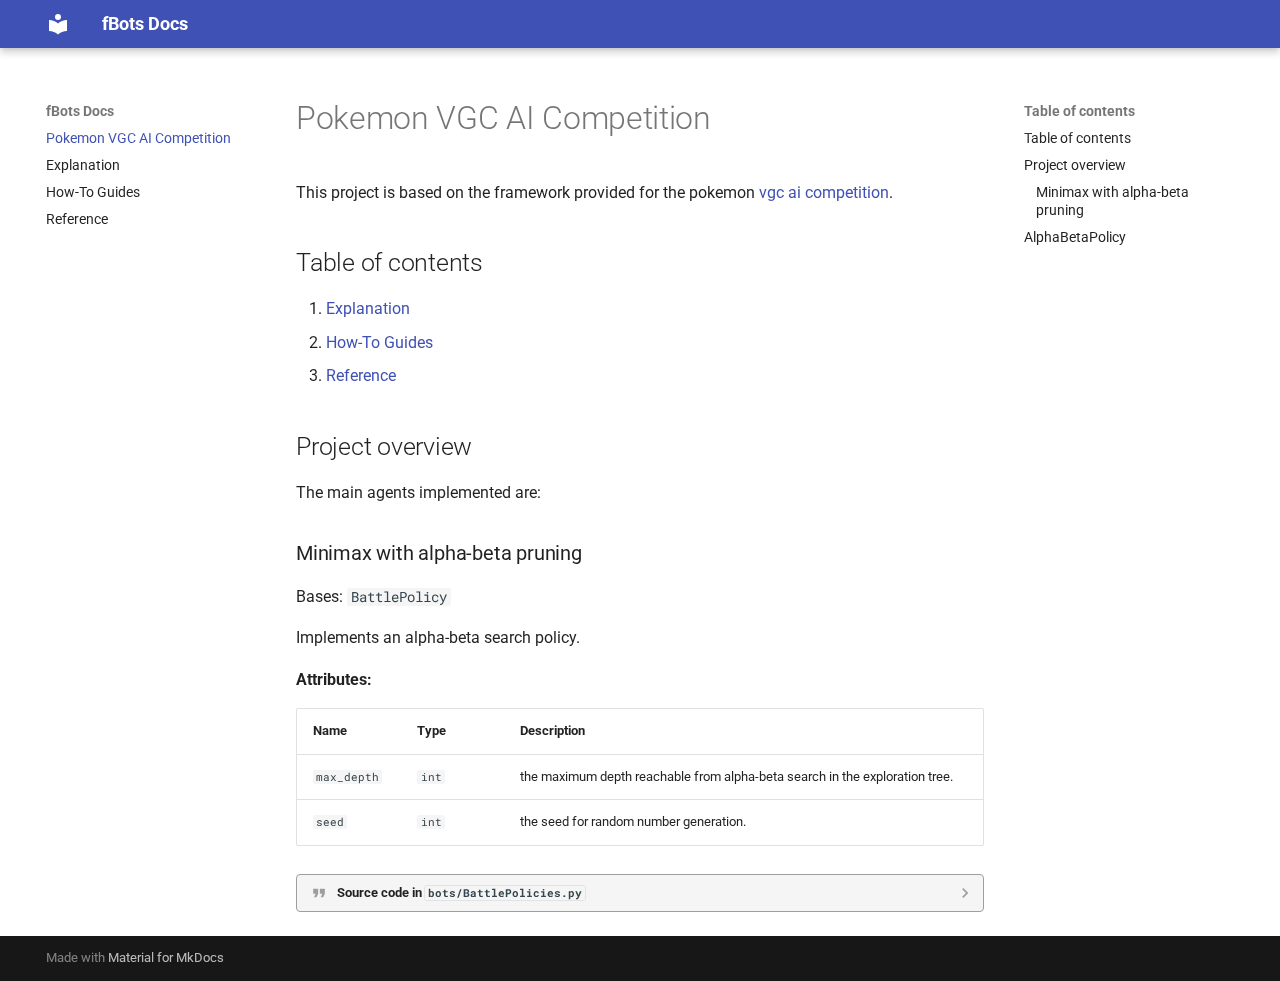
<file: site/index.html>
<!doctype html>
<html lang="en" class="no-js">
  <head>
    
      <meta charset="utf-8">
      <meta name="viewport" content="width=device-width,initial-scale=1">
      
      
      
      
      
        <link rel="next" href="explanation/">
      
      
      <link rel="icon" href="assets/images/favicon.png">
      <meta name="generator" content="mkdocs-1.6.1, mkdocs-material-9.5.46">
    
    
      
        <title>fBots Docs</title>
      
    
    
      <link rel="stylesheet" href="assets/stylesheets/main.6f8fc17f.min.css">
      
      


    
    
      
    
    
      
        
        
        <link rel="preconnect" href="https://fonts.gstatic.com" crossorigin>
        <link rel="stylesheet" href="https://fonts.googleapis.com/css?family=Roboto:300,300i,400,400i,700,700i%7CRoboto+Mono:400,400i,700,700i&display=fallback">
        <style>:root{--md-text-font:"Roboto";--md-code-font:"Roboto Mono"}</style>
      
    
    
      <link rel="stylesheet" href="assets/_mkdocstrings.css">
    
    <script>__md_scope=new URL(".",location),__md_hash=e=>[...e].reduce(((e,_)=>(e<<5)-e+_.charCodeAt(0)),0),__md_get=(e,_=localStorage,t=__md_scope)=>JSON.parse(_.getItem(t.pathname+"."+e)),__md_set=(e,_,t=localStorage,a=__md_scope)=>{try{t.setItem(a.pathname+"."+e,JSON.stringify(_))}catch(e){}}</script>
    
      

    
    
    
  </head>
  
  
    <body dir="ltr">
  
    
    <input class="md-toggle" data-md-toggle="drawer" type="checkbox" id="__drawer" autocomplete="off">
    <input class="md-toggle" data-md-toggle="search" type="checkbox" id="__search" autocomplete="off">
    <label class="md-overlay" for="__drawer"></label>
    <div data-md-component="skip">
      
        
        <a href="#pokemon-vgc-ai-competition" class="md-skip">
          Skip to content
        </a>
      
    </div>
    <div data-md-component="announce">
      
    </div>
    
    
      

  

<header class="md-header md-header--shadow" data-md-component="header">
  <nav class="md-header__inner md-grid" aria-label="Header">
    <a href="." title="fBots Docs" class="md-header__button md-logo" aria-label="fBots Docs" data-md-component="logo">
      
  
  <svg xmlns="http://www.w3.org/2000/svg" viewBox="0 0 24 24"><path d="M12 8a3 3 0 0 0 3-3 3 3 0 0 0-3-3 3 3 0 0 0-3 3 3 3 0 0 0 3 3m0 3.54C9.64 9.35 6.5 8 3 8v11c3.5 0 6.64 1.35 9 3.54 2.36-2.19 5.5-3.54 9-3.54V8c-3.5 0-6.64 1.35-9 3.54"/></svg>

    </a>
    <label class="md-header__button md-icon" for="__drawer">
      
      <svg xmlns="http://www.w3.org/2000/svg" viewBox="0 0 24 24"><path d="M3 6h18v2H3zm0 5h18v2H3zm0 5h18v2H3z"/></svg>
    </label>
    <div class="md-header__title" data-md-component="header-title">
      <div class="md-header__ellipsis">
        <div class="md-header__topic">
          <span class="md-ellipsis">
            fBots Docs
          </span>
        </div>
        <div class="md-header__topic" data-md-component="header-topic">
          <span class="md-ellipsis">
            
              Pokemon VGC AI Competition
            
          </span>
        </div>
      </div>
    </div>
    
    
      <script>var palette=__md_get("__palette");if(palette&&palette.color){if("(prefers-color-scheme)"===palette.color.media){var media=matchMedia("(prefers-color-scheme: light)"),input=document.querySelector(media.matches?"[data-md-color-media='(prefers-color-scheme: light)']":"[data-md-color-media='(prefers-color-scheme: dark)']");palette.color.media=input.getAttribute("data-md-color-media"),palette.color.scheme=input.getAttribute("data-md-color-scheme"),palette.color.primary=input.getAttribute("data-md-color-primary"),palette.color.accent=input.getAttribute("data-md-color-accent")}for(var[key,value]of Object.entries(palette.color))document.body.setAttribute("data-md-color-"+key,value)}</script>
    
    
    
    
  </nav>
  
</header>
    
    <div class="md-container" data-md-component="container">
      
      
        
          
        
      
      <main class="md-main" data-md-component="main">
        <div class="md-main__inner md-grid">
          
            
              
              <div class="md-sidebar md-sidebar--primary" data-md-component="sidebar" data-md-type="navigation" >
                <div class="md-sidebar__scrollwrap">
                  <div class="md-sidebar__inner">
                    



<nav class="md-nav md-nav--primary" aria-label="Navigation" data-md-level="0">
  <label class="md-nav__title" for="__drawer">
    <a href="." title="fBots Docs" class="md-nav__button md-logo" aria-label="fBots Docs" data-md-component="logo">
      
  
  <svg xmlns="http://www.w3.org/2000/svg" viewBox="0 0 24 24"><path d="M12 8a3 3 0 0 0 3-3 3 3 0 0 0-3-3 3 3 0 0 0-3 3 3 3 0 0 0 3 3m0 3.54C9.64 9.35 6.5 8 3 8v11c3.5 0 6.64 1.35 9 3.54 2.36-2.19 5.5-3.54 9-3.54V8c-3.5 0-6.64 1.35-9 3.54"/></svg>

    </a>
    fBots Docs
  </label>
  
  <ul class="md-nav__list" data-md-scrollfix>
    
      
      
  
  
    
  
  
  
    <li class="md-nav__item md-nav__item--active">
      
      <input class="md-nav__toggle md-toggle" type="checkbox" id="__toc">
      
      
        
      
      
        <label class="md-nav__link md-nav__link--active" for="__toc">
          
  
  <span class="md-ellipsis">
    Pokemon VGC AI Competition
  </span>
  

          <span class="md-nav__icon md-icon"></span>
        </label>
      
      <a href="." class="md-nav__link md-nav__link--active">
        
  
  <span class="md-ellipsis">
    Pokemon VGC AI Competition
  </span>
  

      </a>
      
        

<nav class="md-nav md-nav--secondary" aria-label="Table of contents">
  
  
  
    
  
  
    <label class="md-nav__title" for="__toc">
      <span class="md-nav__icon md-icon"></span>
      Table of contents
    </label>
    <ul class="md-nav__list" data-md-component="toc" data-md-scrollfix>
      
        <li class="md-nav__item">
  <a href="#table-of-contents" class="md-nav__link">
    <span class="md-ellipsis">
      Table of contents
    </span>
  </a>
  
</li>
      
        <li class="md-nav__item">
  <a href="#project-overview" class="md-nav__link">
    <span class="md-ellipsis">
      Project overview
    </span>
  </a>
  
    <nav class="md-nav" aria-label="Project overview">
      <ul class="md-nav__list">
        
          <li class="md-nav__item">
  <a href="#minimax-with-alpha-beta-pruning" class="md-nav__link">
    <span class="md-ellipsis">
      Minimax with alpha-beta pruning
    </span>
  </a>
  
</li>
        
      </ul>
    </nav>
  
</li>
      
        <li class="md-nav__item">
  <a href="#bots.BattlePolicies.AlphaBetaPolicy" class="md-nav__link">
    <span class="md-ellipsis">
      AlphaBetaPolicy
    </span>
  </a>
  
</li>
      
    </ul>
  
</nav>
      
    </li>
  

    
      
      
  
  
  
  
    <li class="md-nav__item">
      <a href="explanation/" class="md-nav__link">
        
  
  <span class="md-ellipsis">
    Explanation
  </span>
  

      </a>
    </li>
  

    
      
      
  
  
  
  
    <li class="md-nav__item">
      <a href="how-to-guide/" class="md-nav__link">
        
  
  <span class="md-ellipsis">
    How-To Guides
  </span>
  

      </a>
    </li>
  

    
      
      
  
  
  
  
    <li class="md-nav__item">
      <a href="reference/" class="md-nav__link">
        
  
  <span class="md-ellipsis">
    Reference
  </span>
  

      </a>
    </li>
  

    
  </ul>
</nav>
                  </div>
                </div>
              </div>
            
            
              
              <div class="md-sidebar md-sidebar--secondary" data-md-component="sidebar" data-md-type="toc" >
                <div class="md-sidebar__scrollwrap">
                  <div class="md-sidebar__inner">
                    

<nav class="md-nav md-nav--secondary" aria-label="Table of contents">
  
  
  
    
  
  
    <label class="md-nav__title" for="__toc">
      <span class="md-nav__icon md-icon"></span>
      Table of contents
    </label>
    <ul class="md-nav__list" data-md-component="toc" data-md-scrollfix>
      
        <li class="md-nav__item">
  <a href="#table-of-contents" class="md-nav__link">
    <span class="md-ellipsis">
      Table of contents
    </span>
  </a>
  
</li>
      
        <li class="md-nav__item">
  <a href="#project-overview" class="md-nav__link">
    <span class="md-ellipsis">
      Project overview
    </span>
  </a>
  
    <nav class="md-nav" aria-label="Project overview">
      <ul class="md-nav__list">
        
          <li class="md-nav__item">
  <a href="#minimax-with-alpha-beta-pruning" class="md-nav__link">
    <span class="md-ellipsis">
      Minimax with alpha-beta pruning
    </span>
  </a>
  
</li>
        
      </ul>
    </nav>
  
</li>
      
        <li class="md-nav__item">
  <a href="#bots.BattlePolicies.AlphaBetaPolicy" class="md-nav__link">
    <span class="md-ellipsis">
      AlphaBetaPolicy
    </span>
  </a>
  
</li>
      
    </ul>
  
</nav>
                  </div>
                </div>
              </div>
            
          
          
            <div class="md-content" data-md-component="content">
              <article class="md-content__inner md-typeset">
                
                  


<h1 id="pokemon-vgc-ai-competition">Pokemon VGC AI Competition</h1>
<p>This project is based on the framework provided for the pokemon <a href="https://gitlab.com/DracoStriker/pokemon-vgc-engine">vgc ai competition</a>.</p>
<h2 id="table-of-contents">Table of contents</h2>
<ol>
<li><a href="explanation/">Explanation</a></li>
<li><a href="how-to-guide/">How-To Guides</a></li>
<li><a href="reference/">Reference</a></li>
</ol>
<h2 id="project-overview">Project overview</h2>
<p>The main agents implemented are:</p>
<h3 id="minimax-with-alpha-beta-pruning">Minimax with alpha-beta pruning</h3>


<div class="doc doc-object doc-class">



<a id="bots.BattlePolicies.AlphaBetaPolicy"></a>
    <div class="doc doc-contents first">
            <p class="doc doc-class-bases">
              Bases: <code><span title="vgc.behaviour.BattlePolicy">BattlePolicy</span></code></p>


        <p>Implements an alpha-beta search policy.</p>


<p><span class="doc-section-title">Attributes:</span></p>
    <table>
      <thead>
        <tr>
          <th>Name</th>
          <th>Type</th>
          <th>Description</th>
        </tr>
      </thead>
      <tbody>
          <tr class="doc-section-item">
            <td><code><span title="bots.BattlePolicies.AlphaBetaPolicy.max_depth">max_depth</span></code></td>
            <td>
                  <code>int</code>
            </td>
            <td>
              <div class="doc-md-description">
                <p>the maximum depth reachable from alpha-beta search in the exploration tree.</p>
              </div>
            </td>
          </tr>
          <tr class="doc-section-item">
            <td><code><span title="bots.BattlePolicies.AlphaBetaPolicy.seed">seed</span></code></td>
            <td>
                  <code>int</code>
            </td>
            <td>
              <div class="doc-md-description">
                <p>the seed for random number generation.</p>
              </div>
            </td>
          </tr>
      </tbody>
    </table>






              <details class="quote">
                <summary>Source code in <code>bots/BattlePolicies.py</code></summary>
                <div class="highlight"><table class="highlighttable"><tr><td class="linenos"><div class="linenodiv"><pre><span></span><span class="normal">108</span>
<span class="normal">109</span>
<span class="normal">110</span>
<span class="normal">111</span>
<span class="normal">112</span>
<span class="normal">113</span>
<span class="normal">114</span>
<span class="normal">115</span>
<span class="normal">116</span>
<span class="normal">117</span>
<span class="normal">118</span>
<span class="normal">119</span>
<span class="normal">120</span>
<span class="normal">121</span>
<span class="normal">122</span>
<span class="normal">123</span>
<span class="normal">124</span>
<span class="normal">125</span>
<span class="normal">126</span>
<span class="normal">127</span>
<span class="normal">128</span>
<span class="normal">129</span>
<span class="normal">130</span>
<span class="normal">131</span>
<span class="normal">132</span>
<span class="normal">133</span>
<span class="normal">134</span>
<span class="normal">135</span>
<span class="normal">136</span>
<span class="normal">137</span>
<span class="normal">138</span>
<span class="normal">139</span>
<span class="normal">140</span>
<span class="normal">141</span>
<span class="normal">142</span>
<span class="normal">143</span>
<span class="normal">144</span>
<span class="normal">145</span>
<span class="normal">146</span>
<span class="normal">147</span>
<span class="normal">148</span>
<span class="normal">149</span>
<span class="normal">150</span>
<span class="normal">151</span>
<span class="normal">152</span>
<span class="normal">153</span>
<span class="normal">154</span>
<span class="normal">155</span>
<span class="normal">156</span>
<span class="normal">157</span>
<span class="normal">158</span>
<span class="normal">159</span>
<span class="normal">160</span>
<span class="normal">161</span>
<span class="normal">162</span>
<span class="normal">163</span>
<span class="normal">164</span>
<span class="normal">165</span>
<span class="normal">166</span>
<span class="normal">167</span>
<span class="normal">168</span>
<span class="normal">169</span>
<span class="normal">170</span>
<span class="normal">171</span>
<span class="normal">172</span>
<span class="normal">173</span>
<span class="normal">174</span>
<span class="normal">175</span>
<span class="normal">176</span>
<span class="normal">177</span>
<span class="normal">178</span>
<span class="normal">179</span>
<span class="normal">180</span>
<span class="normal">181</span>
<span class="normal">182</span>
<span class="normal">183</span>
<span class="normal">184</span>
<span class="normal">185</span>
<span class="normal">186</span>
<span class="normal">187</span>
<span class="normal">188</span>
<span class="normal">189</span>
<span class="normal">190</span>
<span class="normal">191</span>
<span class="normal">192</span>
<span class="normal">193</span>
<span class="normal">194</span>
<span class="normal">195</span>
<span class="normal">196</span>
<span class="normal">197</span>
<span class="normal">198</span>
<span class="normal">199</span>
<span class="normal">200</span>
<span class="normal">201</span>
<span class="normal">202</span>
<span class="normal">203</span>
<span class="normal">204</span>
<span class="normal">205</span>
<span class="normal">206</span>
<span class="normal">207</span>
<span class="normal">208</span>
<span class="normal">209</span>
<span class="normal">210</span>
<span class="normal">211</span>
<span class="normal">212</span>
<span class="normal">213</span>
<span class="normal">214</span>
<span class="normal">215</span>
<span class="normal">216</span>
<span class="normal">217</span>
<span class="normal">218</span>
<span class="normal">219</span>
<span class="normal">220</span>
<span class="normal">221</span>
<span class="normal">222</span>
<span class="normal">223</span>
<span class="normal">224</span>
<span class="normal">225</span>
<span class="normal">226</span>
<span class="normal">227</span>
<span class="normal">228</span>
<span class="normal">229</span>
<span class="normal">230</span>
<span class="normal">231</span>
<span class="normal">232</span>
<span class="normal">233</span>
<span class="normal">234</span>
<span class="normal">235</span>
<span class="normal">236</span>
<span class="normal">237</span>
<span class="normal">238</span>
<span class="normal">239</span>
<span class="normal">240</span>
<span class="normal">241</span>
<span class="normal">242</span>
<span class="normal">243</span>
<span class="normal">244</span>
<span class="normal">245</span>
<span class="normal">246</span>
<span class="normal">247</span>
<span class="normal">248</span></pre></div></td><td class="code"><div><pre><span></span><code><span class="k">class</span> <span class="nc">AlphaBetaPolicy</span><span class="p">(</span><span class="n">BattlePolicy</span><span class="p">):</span>
<span class="w">  </span><span class="sd">&quot;&quot;&quot;Implements an alpha-beta search policy.</span>

<span class="sd">  Attributes:</span>
<span class="sd">    max_depth (int): the maximum depth reachable from alpha-beta search in the exploration tree.</span>
<span class="sd">    seed (int): the seed for random number generation.</span>
<span class="sd">  &quot;&quot;&quot;</span>

  <span class="k">def</span> <span class="fm">__init__</span><span class="p">(</span><span class="bp">self</span><span class="p">,</span> <span class="n">max_depth</span><span class="p">:</span> <span class="nb">int</span> <span class="o">=</span> <span class="mi">6</span><span class="p">,</span> <span class="n">seed</span><span class="p">:</span> <span class="nb">int</span> <span class="o">=</span> <span class="mi">69</span><span class="p">):</span>
    <span class="bp">self</span><span class="o">.</span><span class="n">max_depth</span> <span class="o">=</span> <span class="n">max_depth</span>
    <span class="n">random</span><span class="o">.</span><span class="n">seed</span><span class="p">(</span><span class="n">seed</span><span class="p">)</span>

  <span class="k">def</span> <span class="nf">get_action</span><span class="p">(</span><span class="bp">self</span><span class="p">,</span> <span class="n">g</span><span class="p">:</span> <span class="n">Union</span><span class="p">[</span><span class="n">List</span><span class="p">[</span><span class="nb">float</span><span class="p">],</span> <span class="n">GameState</span><span class="p">])</span> <span class="o">-&gt;</span> <span class="nb">int</span><span class="p">:</span>
    <span class="n">root</span><span class="p">:</span> <span class="n">Node</span> <span class="o">=</span> <span class="n">Node</span><span class="p">()</span>
    <span class="n">root</span><span class="o">.</span><span class="n">gameState</span> <span class="o">=</span> <span class="n">g</span>

    <span class="c1">#print(&#39;---------------------------------&#39;)</span>
    <span class="c1"># print(&#39;OPPONENT MOVES&#39;)</span>
    <span class="c1"># for i in range(DEFAULT_N_ACTIONS-2):</span>
    <span class="c1">#   print(f&#39;{str(g.teams[1].active.moves[i])}&#39;)</span>
    <span class="c1"># print(&#39;OPPONENT PKM&#39;)</span>
    <span class="c1"># print(g.teams[1])</span>
    <span class="c1"># print(&#39;---------------------------------&#39;)</span>

    <span class="n">action</span> <span class="o">=</span> <span class="bp">self</span><span class="o">.</span><span class="n">_alphaBeta_search</span><span class="p">(</span><span class="n">root</span><span class="p">)</span>
    <span class="k">return</span> <span class="n">action</span>

  <span class="k">def</span> <span class="nf">_alphaBeta_search</span><span class="p">(</span>
      <span class="bp">self</span><span class="p">,</span>
      <span class="n">root</span><span class="p">:</span> <span class="n">Node</span><span class="p">,</span>
      <span class="n">alpha</span><span class="p">:</span> <span class="nb">float</span> <span class="o">=</span> <span class="o">-</span><span class="n">np</span><span class="o">.</span><span class="n">inf</span><span class="p">,</span>
      <span class="n">beta</span><span class="p">:</span> <span class="nb">float</span> <span class="o">=</span> <span class="n">np</span><span class="o">.</span><span class="n">inf</span>
  <span class="p">)</span> <span class="o">-&gt;</span> <span class="nb">int</span><span class="p">:</span>
<span class="w">    </span><span class="sd">&quot;&quot;&quot;Performs Alpha-Beta pruning starting from the root node.</span>

<span class="sd">    Args:</span>
<span class="sd">      root: The root node where the search begins.</span>
<span class="sd">      alpha: The alpha value for pruning. Defaults to -inf.</span>
<span class="sd">      beta: The beta value for pruning. Defaults to inf.</span>

<span class="sd">    Returns:</span>
<span class="sd">      int: The optimal action index.</span>
<span class="sd">    &quot;&quot;&quot;</span>

    <span class="c1">#print(&quot;ALPHA BETA SEARCH&quot;)</span>
    <span class="n">value</span><span class="p">,</span> <span class="n">move</span> <span class="o">=</span> <span class="bp">self</span><span class="o">.</span><span class="n">_max_value</span><span class="p">(</span><span class="n">root</span><span class="p">,</span> <span class="n">alpha</span><span class="p">,</span> <span class="n">beta</span><span class="p">)</span>
    <span class="c1">#print(&#39;---------------------------------&#39;)</span>
    <span class="c1">#print(f&#39;AlphaBetaPolicy chose action: {root.gameState.teams[0].active.moves[move]}, with value: {value}&#39;)</span>
    <span class="c1">#print(&#39;---------------------------------&#39;)</span>
    <span class="k">return</span> <span class="n">move</span>

  <span class="k">def</span> <span class="nf">_max_value</span><span class="p">(</span>
      <span class="bp">self</span><span class="p">,</span>
      <span class="n">node</span><span class="p">:</span> <span class="n">Node</span><span class="p">,</span>
      <span class="n">alpha</span><span class="p">:</span> <span class="nb">float</span><span class="p">,</span>
      <span class="n">beta</span><span class="p">:</span> <span class="nb">float</span>
  <span class="p">)</span> <span class="o">-&gt;</span> <span class="nb">tuple</span><span class="p">[</span><span class="nb">float</span><span class="p">,</span> <span class="n">Union</span><span class="p">[</span><span class="nb">int</span><span class="p">,</span> <span class="kc">None</span><span class="p">]]:</span>
<span class="w">    </span><span class="sd">&quot;&quot;&quot;Computes the maximum value of the current node using Alpha-Beta pruning.</span>

<span class="sd">    This method recursively evaluates possible game states by simulating all</span>
<span class="sd">    valid moves and returns the optimal move for the maximizing player.</span>

<span class="sd">    Args:</span>
<span class="sd">      node: The current node in the game tree.</span>
<span class="sd">      alpha: The current alpha value for pruning.</span>
<span class="sd">      beta: The current beta value for pruning.</span>

<span class="sd">    Returns:</span>
<span class="sd">      A tuple containing the best value and the corresponding action index.</span>
<span class="sd">    &quot;&quot;&quot;</span>

    <span class="n">state</span><span class="p">:</span> <span class="n">GameState</span> <span class="o">=</span> <span class="n">deepcopy</span><span class="p">(</span><span class="n">node</span><span class="o">.</span><span class="n">gameState</span><span class="p">)</span>
    <span class="n">node</span><span class="o">.</span><span class="n">value</span> <span class="o">=</span> <span class="n">game_state_eval</span><span class="p">(</span><span class="n">state</span><span class="p">)</span>
    <span class="c1"># print(&#39;---------------------------------&#39;)</span>
    <span class="c1"># print(f&#39;CURRENT NODE: {str(node)}&#39;)</span>
    <span class="c1"># print(&#39;---------------------------------&#39;)</span>
    <span class="c1"># print(f&#39;MY HP: {state.teams[1].active.hp}&#39;)</span>
    <span class="c1"># print(f&#39;OPPONENT HP: {state.teams[1].active.hp}&#39;)</span>
    <span class="k">if</span> <span class="p">(</span><span class="n">state</span><span class="o">.</span><span class="n">teams</span><span class="p">[</span><span class="mi">1</span><span class="p">]</span><span class="o">.</span><span class="n">active</span><span class="o">.</span><span class="n">hp</span> <span class="o">==</span> <span class="mi">0</span>
        <span class="ow">or</span> <span class="n">state</span><span class="o">.</span><span class="n">teams</span><span class="p">[</span><span class="mi">0</span><span class="p">]</span><span class="o">.</span><span class="n">active</span><span class="o">.</span><span class="n">hp</span> <span class="o">==</span> <span class="mi">0</span>
        <span class="ow">or</span> <span class="n">node</span><span class="o">.</span><span class="n">depth</span> <span class="o">&gt;=</span> <span class="bp">self</span><span class="o">.</span><span class="n">max_depth</span><span class="p">):</span>
      <span class="k">return</span> <span class="n">game_state_eval</span><span class="p">(</span><span class="n">state</span><span class="p">),</span> <span class="kc">None</span>
    <span class="n">value</span> <span class="o">=</span> <span class="o">-</span><span class="n">np</span><span class="o">.</span><span class="n">inf</span>
    <span class="k">for</span> <span class="n">i</span> <span class="ow">in</span> <span class="nb">range</span><span class="p">(</span><span class="n">DEFAULT_N_ACTIONS</span><span class="p">):</span>
      <span class="n">next_node</span><span class="p">:</span> <span class="n">Node</span> <span class="o">=</span> <span class="n">Node</span><span class="p">()</span>
      <span class="n">next_node</span><span class="o">.</span><span class="n">parent</span> <span class="o">=</span> <span class="n">node</span>
      <span class="n">next_node</span><span class="o">.</span><span class="n">depth</span> <span class="o">=</span> <span class="n">node</span><span class="o">.</span><span class="n">depth</span> <span class="o">+</span> <span class="mi">1</span>
      <span class="n">next_node</span><span class="o">.</span><span class="n">action</span> <span class="o">=</span> <span class="n">i</span>
      <span class="n">next_node</span><span class="o">.</span><span class="n">gameState</span> <span class="o">=</span> <span class="n">state</span>
      <span class="n">next_node</span><span class="o">.</span><span class="n">value</span><span class="p">,</span> <span class="n">_</span> <span class="o">=</span> <span class="bp">self</span><span class="o">.</span><span class="n">_min_value</span><span class="p">(</span><span class="n">next_node</span><span class="p">,</span> <span class="n">alpha</span><span class="p">,</span> <span class="n">beta</span><span class="p">)</span>
      <span class="c1"># print(&#39;---------------------------------&#39;)</span>
      <span class="c1"># print(f&#39;NEXT NODE: {str(next_node)}&#39;)</span>
      <span class="c1"># print(&#39;---------------------------------&#39;)</span>
      <span class="k">if</span> <span class="n">next_node</span><span class="o">.</span><span class="n">value</span> <span class="o">&gt;</span> <span class="n">value</span><span class="p">:</span>
        <span class="n">value</span><span class="p">,</span> <span class="n">move</span> <span class="o">=</span> <span class="n">next_node</span><span class="o">.</span><span class="n">value</span><span class="p">,</span> <span class="n">next_node</span><span class="o">.</span><span class="n">action</span>
        <span class="n">alpha</span> <span class="o">=</span> <span class="nb">max</span><span class="p">(</span><span class="n">value</span><span class="p">,</span> <span class="n">alpha</span><span class="p">)</span>
      <span class="k">if</span> <span class="n">value</span> <span class="o">&gt;=</span> <span class="n">beta</span><span class="p">:</span>
        <span class="k">return</span> <span class="n">value</span><span class="p">,</span> <span class="n">move</span>
    <span class="k">return</span> <span class="n">value</span><span class="p">,</span> <span class="n">move</span>

  <span class="k">def</span> <span class="nf">_min_value</span><span class="p">(</span>
      <span class="bp">self</span><span class="p">,</span>
      <span class="n">node</span><span class="p">:</span> <span class="n">Node</span><span class="p">,</span>
      <span class="n">alpha</span><span class="p">:</span> <span class="nb">float</span><span class="p">,</span>
      <span class="n">beta</span><span class="p">:</span> <span class="nb">float</span>
  <span class="p">)</span> <span class="o">-&gt;</span> <span class="nb">tuple</span><span class="p">[</span><span class="nb">float</span><span class="p">,</span> <span class="n">Union</span><span class="p">[</span><span class="nb">int</span><span class="p">,</span> <span class="kc">None</span><span class="p">]]:</span>
<span class="w">    </span><span class="sd">&quot;&quot;&quot;Computes the minimum value of the current node using Alpha-Beta pruning.</span>

<span class="sd">    This method recursively evaluates possible game states by simulating all</span>
<span class="sd">    valid moves and returns the optimal move for the minimizing player.</span>

<span class="sd">    Args:</span>
<span class="sd">      node: The current node in the game tree.</span>
<span class="sd">      alpha: The current alpha value for pruning.</span>
<span class="sd">      beta: The current beta value for pruning.</span>

<span class="sd">    Returns:</span>
<span class="sd">      A tuple containing the best value and the corresponding action index.</span>
<span class="sd">    &quot;&quot;&quot;</span>

    <span class="n">state</span><span class="p">:</span> <span class="n">GameState</span> <span class="o">=</span> <span class="n">deepcopy</span><span class="p">(</span><span class="n">node</span><span class="o">.</span><span class="n">gameState</span><span class="p">)</span>
    <span class="k">if</span> <span class="p">(</span><span class="n">state</span><span class="o">.</span><span class="n">teams</span><span class="p">[</span><span class="mi">1</span><span class="p">]</span><span class="o">.</span><span class="n">active</span><span class="o">.</span><span class="n">hp</span> <span class="o">==</span> <span class="mi">0</span>
        <span class="ow">or</span> <span class="n">state</span><span class="o">.</span><span class="n">teams</span><span class="p">[</span><span class="mi">0</span><span class="p">]</span><span class="o">.</span><span class="n">active</span><span class="o">.</span><span class="n">hp</span> <span class="o">==</span> <span class="mi">0</span>
        <span class="ow">or</span> <span class="n">node</span><span class="o">.</span><span class="n">depth</span> <span class="o">&gt;=</span> <span class="bp">self</span><span class="o">.</span><span class="n">max_depth</span><span class="p">):</span>
      <span class="k">return</span> <span class="n">game_state_eval</span><span class="p">(</span><span class="n">state</span><span class="p">),</span> <span class="kc">None</span>
    <span class="n">value</span> <span class="o">=</span> <span class="n">np</span><span class="o">.</span><span class="n">inf</span>
    <span class="k">for</span> <span class="n">i</span> <span class="ow">in</span> <span class="nb">range</span><span class="p">(</span><span class="n">DEFAULT_N_ACTIONS</span><span class="p">):</span>
      <span class="n">estimate_move</span><span class="p">(</span><span class="n">state</span><span class="o">.</span><span class="n">teams</span><span class="p">[</span><span class="mi">1</span><span class="p">]</span><span class="o">.</span><span class="n">active</span><span class="p">)</span>
      <span class="n">next_state</span><span class="p">,</span> <span class="n">_</span><span class="p">,</span> <span class="n">_</span><span class="p">,</span> <span class="n">_</span><span class="p">,</span> <span class="n">_</span> <span class="o">=</span> <span class="n">state</span><span class="o">.</span><span class="n">step</span><span class="p">([</span><span class="n">node</span><span class="o">.</span><span class="n">action</span><span class="p">,</span> <span class="n">i</span><span class="p">])</span>
      <span class="n">next_node</span><span class="p">:</span> <span class="n">Node</span> <span class="o">=</span> <span class="n">Node</span><span class="p">()</span>
      <span class="n">next_node</span><span class="o">.</span><span class="n">parent</span> <span class="o">=</span> <span class="n">node</span>
      <span class="n">next_node</span><span class="o">.</span><span class="n">depth</span> <span class="o">=</span> <span class="n">node</span><span class="o">.</span><span class="n">depth</span> <span class="o">+</span> <span class="mi">1</span>
      <span class="n">next_node</span><span class="o">.</span><span class="n">action</span> <span class="o">=</span> <span class="n">i</span>
      <span class="n">next_node</span><span class="o">.</span><span class="n">gameState</span> <span class="o">=</span> <span class="n">next_state</span><span class="p">[</span><span class="mi">0</span><span class="p">]</span>
      <span class="n">next_node</span><span class="o">.</span><span class="n">value</span><span class="p">,</span> <span class="n">_</span> <span class="o">=</span> <span class="bp">self</span><span class="o">.</span><span class="n">_max_value</span><span class="p">(</span><span class="n">next_node</span><span class="p">,</span> <span class="n">alpha</span><span class="p">,</span> <span class="n">beta</span><span class="p">)</span>
      <span class="k">if</span> <span class="n">next_node</span><span class="o">.</span><span class="n">value</span> <span class="o">&lt;</span> <span class="n">value</span><span class="p">:</span>
        <span class="n">value</span><span class="p">,</span> <span class="n">move</span> <span class="o">=</span> <span class="n">next_node</span><span class="o">.</span><span class="n">value</span><span class="p">,</span> <span class="n">next_node</span><span class="o">.</span><span class="n">action</span>
        <span class="n">beta</span> <span class="o">=</span> <span class="nb">min</span><span class="p">(</span><span class="n">value</span><span class="p">,</span> <span class="n">beta</span><span class="p">)</span>
      <span class="k">if</span> <span class="n">value</span> <span class="o">&lt;=</span> <span class="n">alpha</span><span class="p">:</span>
        <span class="k">return</span> <span class="n">value</span><span class="p">,</span> <span class="n">move</span>
    <span class="k">return</span> <span class="n">value</span><span class="p">,</span> <span class="n">move</span>
</code></pre></div></td></tr></table></div>
              </details>



  <div class="doc doc-children">











  </div>

    </div>

</div>












                
              </article>
            </div>
          
          
<script>var target=document.getElementById(location.hash.slice(1));target&&target.name&&(target.checked=target.name.startsWith("__tabbed_"))</script>
        </div>
        
      </main>
      
        <footer class="md-footer">
  
  <div class="md-footer-meta md-typeset">
    <div class="md-footer-meta__inner md-grid">
      <div class="md-copyright">
  
  
    Made with
    <a href="https://squidfunk.github.io/mkdocs-material/" target="_blank" rel="noopener">
      Material for MkDocs
    </a>
  
</div>
      
    </div>
  </div>
</footer>
      
    </div>
    <div class="md-dialog" data-md-component="dialog">
      <div class="md-dialog__inner md-typeset"></div>
    </div>
    
    
    <script id="__config" type="application/json">{"base": ".", "features": [], "search": "assets/javascripts/workers/search.6ce7567c.min.js", "translations": {"clipboard.copied": "Copied to clipboard", "clipboard.copy": "Copy to clipboard", "search.result.more.one": "1 more on this page", "search.result.more.other": "# more on this page", "search.result.none": "No matching documents", "search.result.one": "1 matching document", "search.result.other": "# matching documents", "search.result.placeholder": "Type to start searching", "search.result.term.missing": "Missing", "select.version": "Select version"}}</script>
    
    
      <script src="assets/javascripts/bundle.83f73b43.min.js"></script>
      
    
  </body>
</html>
</file>
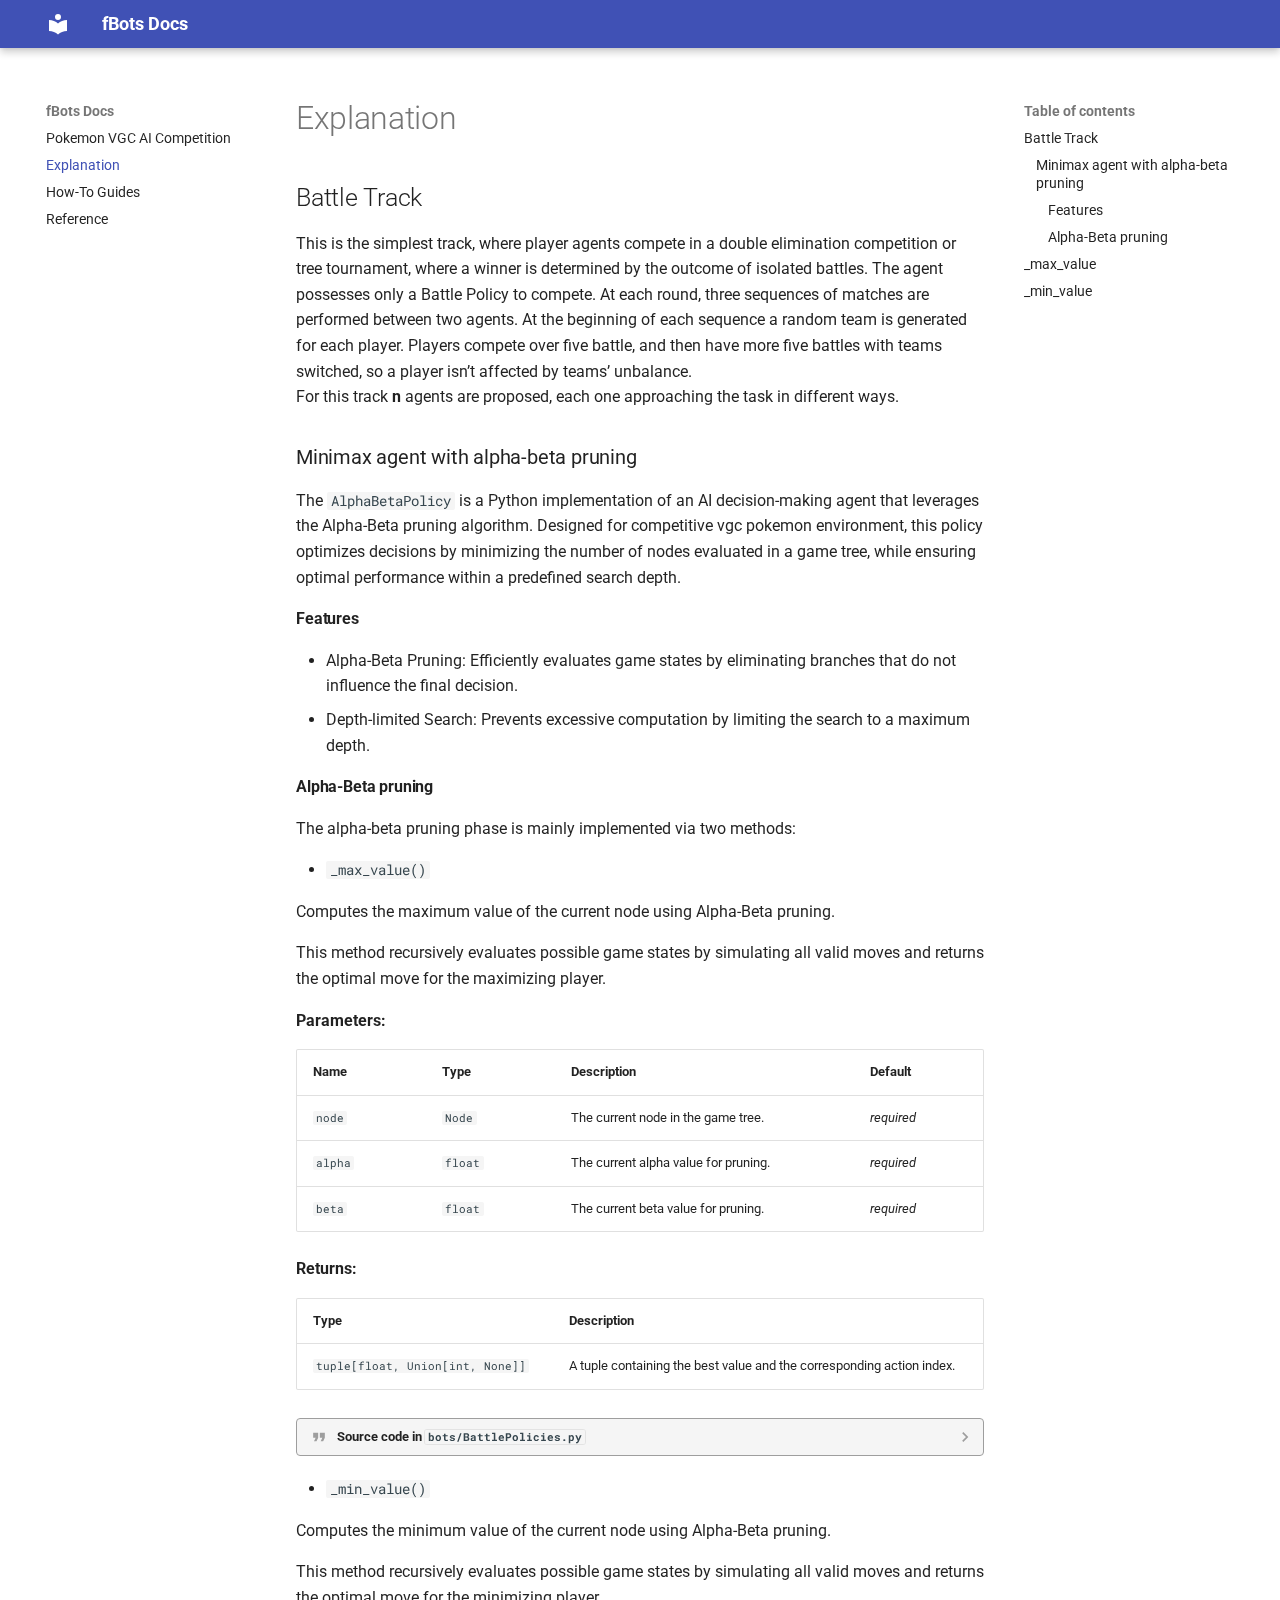
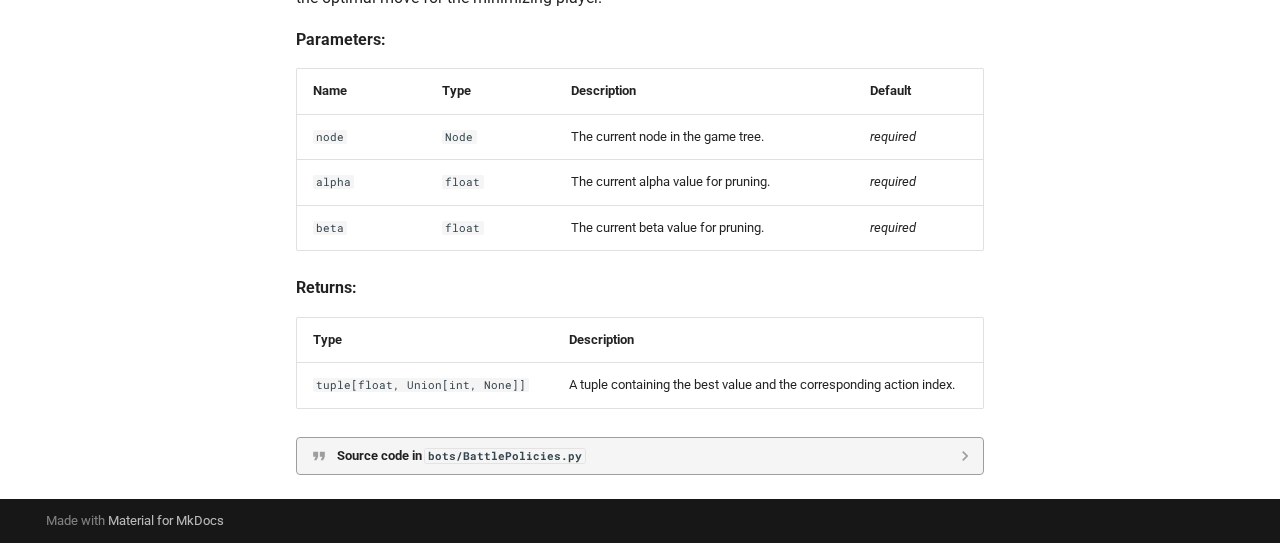
<file: site/explanation/index.html>
<!doctype html>
<html lang="en" class="no-js">
  <head>
    
      <meta charset="utf-8">
      <meta name="viewport" content="width=device-width,initial-scale=1">
      
      
      
      
        <link rel="prev" href="..">
      
      
        <link rel="next" href="../how-to-guide/">
      
      
      <link rel="icon" href="../assets/images/favicon.png">
      <meta name="generator" content="mkdocs-1.6.1, mkdocs-material-9.5.46">
    
    
      
        <title>Explanation - fBots Docs</title>
      
    
    
      <link rel="stylesheet" href="../assets/stylesheets/main.6f8fc17f.min.css">
      
      


    
    
      
    
    
      
        
        
        <link rel="preconnect" href="https://fonts.gstatic.com" crossorigin>
        <link rel="stylesheet" href="https://fonts.googleapis.com/css?family=Roboto:300,300i,400,400i,700,700i%7CRoboto+Mono:400,400i,700,700i&display=fallback">
        <style>:root{--md-text-font:"Roboto";--md-code-font:"Roboto Mono"}</style>
      
    
    
      <link rel="stylesheet" href="../assets/_mkdocstrings.css">
    
    <script>__md_scope=new URL("..",location),__md_hash=e=>[...e].reduce(((e,_)=>(e<<5)-e+_.charCodeAt(0)),0),__md_get=(e,_=localStorage,t=__md_scope)=>JSON.parse(_.getItem(t.pathname+"."+e)),__md_set=(e,_,t=localStorage,a=__md_scope)=>{try{t.setItem(a.pathname+"."+e,JSON.stringify(_))}catch(e){}}</script>
    
      

    
    
    
  </head>
  
  
    <body dir="ltr">
  
    
    <input class="md-toggle" data-md-toggle="drawer" type="checkbox" id="__drawer" autocomplete="off">
    <input class="md-toggle" data-md-toggle="search" type="checkbox" id="__search" autocomplete="off">
    <label class="md-overlay" for="__drawer"></label>
    <div data-md-component="skip">
      
        
        <a href="#battle-track" class="md-skip">
          Skip to content
        </a>
      
    </div>
    <div data-md-component="announce">
      
    </div>
    
    
      

  

<header class="md-header md-header--shadow" data-md-component="header">
  <nav class="md-header__inner md-grid" aria-label="Header">
    <a href=".." title="fBots Docs" class="md-header__button md-logo" aria-label="fBots Docs" data-md-component="logo">
      
  
  <svg xmlns="http://www.w3.org/2000/svg" viewBox="0 0 24 24"><path d="M12 8a3 3 0 0 0 3-3 3 3 0 0 0-3-3 3 3 0 0 0-3 3 3 3 0 0 0 3 3m0 3.54C9.64 9.35 6.5 8 3 8v11c3.5 0 6.64 1.35 9 3.54 2.36-2.19 5.5-3.54 9-3.54V8c-3.5 0-6.64 1.35-9 3.54"/></svg>

    </a>
    <label class="md-header__button md-icon" for="__drawer">
      
      <svg xmlns="http://www.w3.org/2000/svg" viewBox="0 0 24 24"><path d="M3 6h18v2H3zm0 5h18v2H3zm0 5h18v2H3z"/></svg>
    </label>
    <div class="md-header__title" data-md-component="header-title">
      <div class="md-header__ellipsis">
        <div class="md-header__topic">
          <span class="md-ellipsis">
            fBots Docs
          </span>
        </div>
        <div class="md-header__topic" data-md-component="header-topic">
          <span class="md-ellipsis">
            
              Explanation
            
          </span>
        </div>
      </div>
    </div>
    
    
      <script>var palette=__md_get("__palette");if(palette&&palette.color){if("(prefers-color-scheme)"===palette.color.media){var media=matchMedia("(prefers-color-scheme: light)"),input=document.querySelector(media.matches?"[data-md-color-media='(prefers-color-scheme: light)']":"[data-md-color-media='(prefers-color-scheme: dark)']");palette.color.media=input.getAttribute("data-md-color-media"),palette.color.scheme=input.getAttribute("data-md-color-scheme"),palette.color.primary=input.getAttribute("data-md-color-primary"),palette.color.accent=input.getAttribute("data-md-color-accent")}for(var[key,value]of Object.entries(palette.color))document.body.setAttribute("data-md-color-"+key,value)}</script>
    
    
    
    
  </nav>
  
</header>
    
    <div class="md-container" data-md-component="container">
      
      
        
          
        
      
      <main class="md-main" data-md-component="main">
        <div class="md-main__inner md-grid">
          
            
              
              <div class="md-sidebar md-sidebar--primary" data-md-component="sidebar" data-md-type="navigation" >
                <div class="md-sidebar__scrollwrap">
                  <div class="md-sidebar__inner">
                    



<nav class="md-nav md-nav--primary" aria-label="Navigation" data-md-level="0">
  <label class="md-nav__title" for="__drawer">
    <a href=".." title="fBots Docs" class="md-nav__button md-logo" aria-label="fBots Docs" data-md-component="logo">
      
  
  <svg xmlns="http://www.w3.org/2000/svg" viewBox="0 0 24 24"><path d="M12 8a3 3 0 0 0 3-3 3 3 0 0 0-3-3 3 3 0 0 0-3 3 3 3 0 0 0 3 3m0 3.54C9.64 9.35 6.5 8 3 8v11c3.5 0 6.64 1.35 9 3.54 2.36-2.19 5.5-3.54 9-3.54V8c-3.5 0-6.64 1.35-9 3.54"/></svg>

    </a>
    fBots Docs
  </label>
  
  <ul class="md-nav__list" data-md-scrollfix>
    
      
      
  
  
  
  
    <li class="md-nav__item">
      <a href=".." class="md-nav__link">
        
  
  <span class="md-ellipsis">
    Pokemon VGC AI Competition
  </span>
  

      </a>
    </li>
  

    
      
      
  
  
    
  
  
  
    <li class="md-nav__item md-nav__item--active">
      
      <input class="md-nav__toggle md-toggle" type="checkbox" id="__toc">
      
      
      
        <label class="md-nav__link md-nav__link--active" for="__toc">
          
  
  <span class="md-ellipsis">
    Explanation
  </span>
  

          <span class="md-nav__icon md-icon"></span>
        </label>
      
      <a href="./" class="md-nav__link md-nav__link--active">
        
  
  <span class="md-ellipsis">
    Explanation
  </span>
  

      </a>
      
        

<nav class="md-nav md-nav--secondary" aria-label="Table of contents">
  
  
  
  
    <label class="md-nav__title" for="__toc">
      <span class="md-nav__icon md-icon"></span>
      Table of contents
    </label>
    <ul class="md-nav__list" data-md-component="toc" data-md-scrollfix>
      
        <li class="md-nav__item">
  <a href="#battle-track" class="md-nav__link">
    <span class="md-ellipsis">
      Battle Track
    </span>
  </a>
  
    <nav class="md-nav" aria-label="Battle Track">
      <ul class="md-nav__list">
        
          <li class="md-nav__item">
  <a href="#minimax-agent-with-alpha-beta-pruning" class="md-nav__link">
    <span class="md-ellipsis">
      Minimax agent with alpha-beta pruning
    </span>
  </a>
  
    <nav class="md-nav" aria-label="Minimax agent with alpha-beta pruning">
      <ul class="md-nav__list">
        
          <li class="md-nav__item">
  <a href="#features" class="md-nav__link">
    <span class="md-ellipsis">
      Features
    </span>
  </a>
  
</li>
        
          <li class="md-nav__item">
  <a href="#alpha-beta-pruning" class="md-nav__link">
    <span class="md-ellipsis">
      Alpha-Beta pruning
    </span>
  </a>
  
</li>
        
      </ul>
    </nav>
  
</li>
        
      </ul>
    </nav>
  
</li>
      
        <li class="md-nav__item">
  <a href="#bots.BattlePolicies.AlphaBetaPolicy._max_value" class="md-nav__link">
    <span class="md-ellipsis">
      _max_value
    </span>
  </a>
  
</li>
      
        <li class="md-nav__item">
  <a href="#bots.BattlePolicies.AlphaBetaPolicy._min_value" class="md-nav__link">
    <span class="md-ellipsis">
      _min_value
    </span>
  </a>
  
</li>
      
    </ul>
  
</nav>
      
    </li>
  

    
      
      
  
  
  
  
    <li class="md-nav__item">
      <a href="../how-to-guide/" class="md-nav__link">
        
  
  <span class="md-ellipsis">
    How-To Guides
  </span>
  

      </a>
    </li>
  

    
      
      
  
  
  
  
    <li class="md-nav__item">
      <a href="../reference/" class="md-nav__link">
        
  
  <span class="md-ellipsis">
    Reference
  </span>
  

      </a>
    </li>
  

    
  </ul>
</nav>
                  </div>
                </div>
              </div>
            
            
              
              <div class="md-sidebar md-sidebar--secondary" data-md-component="sidebar" data-md-type="toc" >
                <div class="md-sidebar__scrollwrap">
                  <div class="md-sidebar__inner">
                    

<nav class="md-nav md-nav--secondary" aria-label="Table of contents">
  
  
  
  
    <label class="md-nav__title" for="__toc">
      <span class="md-nav__icon md-icon"></span>
      Table of contents
    </label>
    <ul class="md-nav__list" data-md-component="toc" data-md-scrollfix>
      
        <li class="md-nav__item">
  <a href="#battle-track" class="md-nav__link">
    <span class="md-ellipsis">
      Battle Track
    </span>
  </a>
  
    <nav class="md-nav" aria-label="Battle Track">
      <ul class="md-nav__list">
        
          <li class="md-nav__item">
  <a href="#minimax-agent-with-alpha-beta-pruning" class="md-nav__link">
    <span class="md-ellipsis">
      Minimax agent with alpha-beta pruning
    </span>
  </a>
  
    <nav class="md-nav" aria-label="Minimax agent with alpha-beta pruning">
      <ul class="md-nav__list">
        
          <li class="md-nav__item">
  <a href="#features" class="md-nav__link">
    <span class="md-ellipsis">
      Features
    </span>
  </a>
  
</li>
        
          <li class="md-nav__item">
  <a href="#alpha-beta-pruning" class="md-nav__link">
    <span class="md-ellipsis">
      Alpha-Beta pruning
    </span>
  </a>
  
</li>
        
      </ul>
    </nav>
  
</li>
        
      </ul>
    </nav>
  
</li>
      
        <li class="md-nav__item">
  <a href="#bots.BattlePolicies.AlphaBetaPolicy._max_value" class="md-nav__link">
    <span class="md-ellipsis">
      _max_value
    </span>
  </a>
  
</li>
      
        <li class="md-nav__item">
  <a href="#bots.BattlePolicies.AlphaBetaPolicy._min_value" class="md-nav__link">
    <span class="md-ellipsis">
      _min_value
    </span>
  </a>
  
</li>
      
    </ul>
  
</nav>
                  </div>
                </div>
              </div>
            
          
          
            <div class="md-content" data-md-component="content">
              <article class="md-content__inner md-typeset">
                
                  


  <h1>Explanation</h1>

<h2 id="battle-track">Battle Track</h2>
<p>This is the simplest track, where player agents compete in a double elimination competition or tree tournament, where a winner is determined by the outcome of isolated battles. The agent possesses only a Battle Policy to compete. At each round, three sequences of matches are performed between two agents. At the beginning of each sequence a random team is generated for each player. Players compete over five battle, and then have more five battles with teams switched, so a player isn’t affected by teams’ unbalance.<br />
For this track <strong>n</strong> agents are proposed, each one approaching the task in different ways.</p>
<h3 id="minimax-agent-with-alpha-beta-pruning">Minimax agent with alpha-beta pruning</h3>
<p>The <code>AlphaBetaPolicy</code> is a Python implementation of an AI decision-making agent that leverages the Alpha-Beta pruning algorithm. Designed for competitive vgc pokemon environment, this policy optimizes decisions by minimizing the number of nodes evaluated in a game tree, while ensuring optimal performance within a predefined search depth.</p>
<h4 id="features">Features</h4>
<ul>
<li>Alpha-Beta Pruning: Efficiently evaluates game states by eliminating branches that do not influence the final decision.</li>
<li>Depth-limited Search: Prevents excessive computation by limiting the search to a maximum depth.</li>
</ul>
<h4 id="alpha-beta-pruning">Alpha-Beta pruning</h4>
<p>The alpha-beta pruning phase is mainly implemented via two methods:</p>
<ul>
<li><code>_max_value()</code></li>
</ul>


<div class="doc doc-object doc-function">



<a id="bots.BattlePolicies.AlphaBetaPolicy._max_value"></a>
    <div class="doc doc-contents first">

        <p>Computes the maximum value of the current node using Alpha-Beta pruning.</p>
<p>This method recursively evaluates possible game states by simulating all
valid moves and returns the optimal move for the maximizing player.</p>


<p><span class="doc-section-title">Parameters:</span></p>
    <table>
      <thead>
        <tr>
          <th>Name</th>
          <th>Type</th>
          <th>Description</th>
          <th>Default</th>
        </tr>
      </thead>
      <tbody>
          <tr class="doc-section-item">
            <td>
                <code>node</code>
            </td>
            <td>
                  <code><span title="bots.BattlePolicies.Node">Node</span></code>
            </td>
            <td>
              <div class="doc-md-description">
                <p>The current node in the game tree.</p>
              </div>
            </td>
            <td>
                <em>required</em>
            </td>
          </tr>
          <tr class="doc-section-item">
            <td>
                <code>alpha</code>
            </td>
            <td>
                  <code>float</code>
            </td>
            <td>
              <div class="doc-md-description">
                <p>The current alpha value for pruning.</p>
              </div>
            </td>
            <td>
                <em>required</em>
            </td>
          </tr>
          <tr class="doc-section-item">
            <td>
                <code>beta</code>
            </td>
            <td>
                  <code>float</code>
            </td>
            <td>
              <div class="doc-md-description">
                <p>The current beta value for pruning.</p>
              </div>
            </td>
            <td>
                <em>required</em>
            </td>
          </tr>
      </tbody>
    </table>


    <p><span class="doc-section-title">Returns:</span></p>
    <table>
      <thead>
        <tr>
          <th>Type</th>
          <th>Description</th>
        </tr>
      </thead>
      <tbody>
          <tr class="doc-section-item">
            <td>
                  <code>tuple[float, <span title="typing.Union">Union</span>[int, None]]</code>
            </td>
            <td>
              <div class="doc-md-description">
                <p>A tuple containing the best value and the corresponding action index.</p>
              </div>
            </td>
          </tr>
      </tbody>
    </table>

            <details class="quote">
              <summary>Source code in <code>bots/BattlePolicies.py</code></summary>
              <div class="highlight"><table class="highlighttable"><tr><td class="linenos"><div class="linenodiv"><pre><span></span><span class="normal">159</span>
<span class="normal">160</span>
<span class="normal">161</span>
<span class="normal">162</span>
<span class="normal">163</span>
<span class="normal">164</span>
<span class="normal">165</span>
<span class="normal">166</span>
<span class="normal">167</span>
<span class="normal">168</span>
<span class="normal">169</span>
<span class="normal">170</span>
<span class="normal">171</span>
<span class="normal">172</span>
<span class="normal">173</span>
<span class="normal">174</span>
<span class="normal">175</span>
<span class="normal">176</span>
<span class="normal">177</span>
<span class="normal">178</span>
<span class="normal">179</span>
<span class="normal">180</span>
<span class="normal">181</span>
<span class="normal">182</span>
<span class="normal">183</span>
<span class="normal">184</span>
<span class="normal">185</span>
<span class="normal">186</span>
<span class="normal">187</span>
<span class="normal">188</span>
<span class="normal">189</span>
<span class="normal">190</span>
<span class="normal">191</span>
<span class="normal">192</span>
<span class="normal">193</span>
<span class="normal">194</span>
<span class="normal">195</span>
<span class="normal">196</span>
<span class="normal">197</span>
<span class="normal">198</span>
<span class="normal">199</span>
<span class="normal">200</span>
<span class="normal">201</span>
<span class="normal">202</span>
<span class="normal">203</span>
<span class="normal">204</span>
<span class="normal">205</span>
<span class="normal">206</span></pre></div></td><td class="code"><div><pre><span></span><code><span class="k">def</span> <span class="nf">_max_value</span><span class="p">(</span>
    <span class="bp">self</span><span class="p">,</span>
    <span class="n">node</span><span class="p">:</span> <span class="n">Node</span><span class="p">,</span>
    <span class="n">alpha</span><span class="p">:</span> <span class="nb">float</span><span class="p">,</span>
    <span class="n">beta</span><span class="p">:</span> <span class="nb">float</span>
<span class="p">)</span> <span class="o">-&gt;</span> <span class="nb">tuple</span><span class="p">[</span><span class="nb">float</span><span class="p">,</span> <span class="n">Union</span><span class="p">[</span><span class="nb">int</span><span class="p">,</span> <span class="kc">None</span><span class="p">]]:</span>
<span class="w">  </span><span class="sd">&quot;&quot;&quot;Computes the maximum value of the current node using Alpha-Beta pruning.</span>

<span class="sd">  This method recursively evaluates possible game states by simulating all</span>
<span class="sd">  valid moves and returns the optimal move for the maximizing player.</span>

<span class="sd">  Args:</span>
<span class="sd">    node: The current node in the game tree.</span>
<span class="sd">    alpha: The current alpha value for pruning.</span>
<span class="sd">    beta: The current beta value for pruning.</span>

<span class="sd">  Returns:</span>
<span class="sd">    A tuple containing the best value and the corresponding action index.</span>
<span class="sd">  &quot;&quot;&quot;</span>

  <span class="n">state</span><span class="p">:</span> <span class="n">GameState</span> <span class="o">=</span> <span class="n">deepcopy</span><span class="p">(</span><span class="n">node</span><span class="o">.</span><span class="n">gameState</span><span class="p">)</span>
  <span class="n">node</span><span class="o">.</span><span class="n">value</span> <span class="o">=</span> <span class="n">game_state_eval</span><span class="p">(</span><span class="n">state</span><span class="p">)</span>
  <span class="c1"># print(&#39;---------------------------------&#39;)</span>
  <span class="c1"># print(f&#39;CURRENT NODE: {str(node)}&#39;)</span>
  <span class="c1"># print(&#39;---------------------------------&#39;)</span>
  <span class="c1"># print(f&#39;MY HP: {state.teams[1].active.hp}&#39;)</span>
  <span class="c1"># print(f&#39;OPPONENT HP: {state.teams[1].active.hp}&#39;)</span>
  <span class="k">if</span> <span class="p">(</span><span class="n">state</span><span class="o">.</span><span class="n">teams</span><span class="p">[</span><span class="mi">1</span><span class="p">]</span><span class="o">.</span><span class="n">active</span><span class="o">.</span><span class="n">hp</span> <span class="o">==</span> <span class="mi">0</span>
      <span class="ow">or</span> <span class="n">state</span><span class="o">.</span><span class="n">teams</span><span class="p">[</span><span class="mi">0</span><span class="p">]</span><span class="o">.</span><span class="n">active</span><span class="o">.</span><span class="n">hp</span> <span class="o">==</span> <span class="mi">0</span>
      <span class="ow">or</span> <span class="n">node</span><span class="o">.</span><span class="n">depth</span> <span class="o">&gt;=</span> <span class="bp">self</span><span class="o">.</span><span class="n">max_depth</span><span class="p">):</span>
    <span class="k">return</span> <span class="n">game_state_eval</span><span class="p">(</span><span class="n">state</span><span class="p">),</span> <span class="kc">None</span>
  <span class="n">value</span> <span class="o">=</span> <span class="o">-</span><span class="n">np</span><span class="o">.</span><span class="n">inf</span>
  <span class="k">for</span> <span class="n">i</span> <span class="ow">in</span> <span class="nb">range</span><span class="p">(</span><span class="n">DEFAULT_N_ACTIONS</span><span class="p">):</span>
    <span class="n">next_node</span><span class="p">:</span> <span class="n">Node</span> <span class="o">=</span> <span class="n">Node</span><span class="p">()</span>
    <span class="n">next_node</span><span class="o">.</span><span class="n">parent</span> <span class="o">=</span> <span class="n">node</span>
    <span class="n">next_node</span><span class="o">.</span><span class="n">depth</span> <span class="o">=</span> <span class="n">node</span><span class="o">.</span><span class="n">depth</span> <span class="o">+</span> <span class="mi">1</span>
    <span class="n">next_node</span><span class="o">.</span><span class="n">action</span> <span class="o">=</span> <span class="n">i</span>
    <span class="n">next_node</span><span class="o">.</span><span class="n">gameState</span> <span class="o">=</span> <span class="n">state</span>
    <span class="n">next_node</span><span class="o">.</span><span class="n">value</span><span class="p">,</span> <span class="n">_</span> <span class="o">=</span> <span class="bp">self</span><span class="o">.</span><span class="n">_min_value</span><span class="p">(</span><span class="n">next_node</span><span class="p">,</span> <span class="n">alpha</span><span class="p">,</span> <span class="n">beta</span><span class="p">)</span>
    <span class="c1"># print(&#39;---------------------------------&#39;)</span>
    <span class="c1"># print(f&#39;NEXT NODE: {str(next_node)}&#39;)</span>
    <span class="c1"># print(&#39;---------------------------------&#39;)</span>
    <span class="k">if</span> <span class="n">next_node</span><span class="o">.</span><span class="n">value</span> <span class="o">&gt;</span> <span class="n">value</span><span class="p">:</span>
      <span class="n">value</span><span class="p">,</span> <span class="n">move</span> <span class="o">=</span> <span class="n">next_node</span><span class="o">.</span><span class="n">value</span><span class="p">,</span> <span class="n">next_node</span><span class="o">.</span><span class="n">action</span>
      <span class="n">alpha</span> <span class="o">=</span> <span class="nb">max</span><span class="p">(</span><span class="n">value</span><span class="p">,</span> <span class="n">alpha</span><span class="p">)</span>
    <span class="k">if</span> <span class="n">value</span> <span class="o">&gt;=</span> <span class="n">beta</span><span class="p">:</span>
      <span class="k">return</span> <span class="n">value</span><span class="p">,</span> <span class="n">move</span>
  <span class="k">return</span> <span class="n">value</span><span class="p">,</span> <span class="n">move</span>
</code></pre></div></td></tr></table></div>
            </details>
    </div>

</div><ul>
<li><code>_min_value()</code></li>
</ul>


<div class="doc doc-object doc-function">



<a id="bots.BattlePolicies.AlphaBetaPolicy._min_value"></a>
    <div class="doc doc-contents first">

        <p>Computes the minimum value of the current node using Alpha-Beta pruning.</p>
<p>This method recursively evaluates possible game states by simulating all
valid moves and returns the optimal move for the minimizing player.</p>


<p><span class="doc-section-title">Parameters:</span></p>
    <table>
      <thead>
        <tr>
          <th>Name</th>
          <th>Type</th>
          <th>Description</th>
          <th>Default</th>
        </tr>
      </thead>
      <tbody>
          <tr class="doc-section-item">
            <td>
                <code>node</code>
            </td>
            <td>
                  <code><span title="bots.BattlePolicies.Node">Node</span></code>
            </td>
            <td>
              <div class="doc-md-description">
                <p>The current node in the game tree.</p>
              </div>
            </td>
            <td>
                <em>required</em>
            </td>
          </tr>
          <tr class="doc-section-item">
            <td>
                <code>alpha</code>
            </td>
            <td>
                  <code>float</code>
            </td>
            <td>
              <div class="doc-md-description">
                <p>The current alpha value for pruning.</p>
              </div>
            </td>
            <td>
                <em>required</em>
            </td>
          </tr>
          <tr class="doc-section-item">
            <td>
                <code>beta</code>
            </td>
            <td>
                  <code>float</code>
            </td>
            <td>
              <div class="doc-md-description">
                <p>The current beta value for pruning.</p>
              </div>
            </td>
            <td>
                <em>required</em>
            </td>
          </tr>
      </tbody>
    </table>


    <p><span class="doc-section-title">Returns:</span></p>
    <table>
      <thead>
        <tr>
          <th>Type</th>
          <th>Description</th>
        </tr>
      </thead>
      <tbody>
          <tr class="doc-section-item">
            <td>
                  <code>tuple[float, <span title="typing.Union">Union</span>[int, None]]</code>
            </td>
            <td>
              <div class="doc-md-description">
                <p>A tuple containing the best value and the corresponding action index.</p>
              </div>
            </td>
          </tr>
      </tbody>
    </table>

            <details class="quote">
              <summary>Source code in <code>bots/BattlePolicies.py</code></summary>
              <div class="highlight"><table class="highlighttable"><tr><td class="linenos"><div class="linenodiv"><pre><span></span><span class="normal">208</span>
<span class="normal">209</span>
<span class="normal">210</span>
<span class="normal">211</span>
<span class="normal">212</span>
<span class="normal">213</span>
<span class="normal">214</span>
<span class="normal">215</span>
<span class="normal">216</span>
<span class="normal">217</span>
<span class="normal">218</span>
<span class="normal">219</span>
<span class="normal">220</span>
<span class="normal">221</span>
<span class="normal">222</span>
<span class="normal">223</span>
<span class="normal">224</span>
<span class="normal">225</span>
<span class="normal">226</span>
<span class="normal">227</span>
<span class="normal">228</span>
<span class="normal">229</span>
<span class="normal">230</span>
<span class="normal">231</span>
<span class="normal">232</span>
<span class="normal">233</span>
<span class="normal">234</span>
<span class="normal">235</span>
<span class="normal">236</span>
<span class="normal">237</span>
<span class="normal">238</span>
<span class="normal">239</span>
<span class="normal">240</span>
<span class="normal">241</span>
<span class="normal">242</span>
<span class="normal">243</span>
<span class="normal">244</span>
<span class="normal">245</span>
<span class="normal">246</span>
<span class="normal">247</span>
<span class="normal">248</span></pre></div></td><td class="code"><div><pre><span></span><code><span class="k">def</span> <span class="nf">_min_value</span><span class="p">(</span>
    <span class="bp">self</span><span class="p">,</span>
    <span class="n">node</span><span class="p">:</span> <span class="n">Node</span><span class="p">,</span>
    <span class="n">alpha</span><span class="p">:</span> <span class="nb">float</span><span class="p">,</span>
    <span class="n">beta</span><span class="p">:</span> <span class="nb">float</span>
<span class="p">)</span> <span class="o">-&gt;</span> <span class="nb">tuple</span><span class="p">[</span><span class="nb">float</span><span class="p">,</span> <span class="n">Union</span><span class="p">[</span><span class="nb">int</span><span class="p">,</span> <span class="kc">None</span><span class="p">]]:</span>
<span class="w">  </span><span class="sd">&quot;&quot;&quot;Computes the minimum value of the current node using Alpha-Beta pruning.</span>

<span class="sd">  This method recursively evaluates possible game states by simulating all</span>
<span class="sd">  valid moves and returns the optimal move for the minimizing player.</span>

<span class="sd">  Args:</span>
<span class="sd">    node: The current node in the game tree.</span>
<span class="sd">    alpha: The current alpha value for pruning.</span>
<span class="sd">    beta: The current beta value for pruning.</span>

<span class="sd">  Returns:</span>
<span class="sd">    A tuple containing the best value and the corresponding action index.</span>
<span class="sd">  &quot;&quot;&quot;</span>

  <span class="n">state</span><span class="p">:</span> <span class="n">GameState</span> <span class="o">=</span> <span class="n">deepcopy</span><span class="p">(</span><span class="n">node</span><span class="o">.</span><span class="n">gameState</span><span class="p">)</span>
  <span class="k">if</span> <span class="p">(</span><span class="n">state</span><span class="o">.</span><span class="n">teams</span><span class="p">[</span><span class="mi">1</span><span class="p">]</span><span class="o">.</span><span class="n">active</span><span class="o">.</span><span class="n">hp</span> <span class="o">==</span> <span class="mi">0</span>
      <span class="ow">or</span> <span class="n">state</span><span class="o">.</span><span class="n">teams</span><span class="p">[</span><span class="mi">0</span><span class="p">]</span><span class="o">.</span><span class="n">active</span><span class="o">.</span><span class="n">hp</span> <span class="o">==</span> <span class="mi">0</span>
      <span class="ow">or</span> <span class="n">node</span><span class="o">.</span><span class="n">depth</span> <span class="o">&gt;=</span> <span class="bp">self</span><span class="o">.</span><span class="n">max_depth</span><span class="p">):</span>
    <span class="k">return</span> <span class="n">game_state_eval</span><span class="p">(</span><span class="n">state</span><span class="p">),</span> <span class="kc">None</span>
  <span class="n">value</span> <span class="o">=</span> <span class="n">np</span><span class="o">.</span><span class="n">inf</span>
  <span class="k">for</span> <span class="n">i</span> <span class="ow">in</span> <span class="nb">range</span><span class="p">(</span><span class="n">DEFAULT_N_ACTIONS</span><span class="p">):</span>
    <span class="n">estimate_move</span><span class="p">(</span><span class="n">state</span><span class="o">.</span><span class="n">teams</span><span class="p">[</span><span class="mi">1</span><span class="p">]</span><span class="o">.</span><span class="n">active</span><span class="p">)</span>
    <span class="n">next_state</span><span class="p">,</span> <span class="n">_</span><span class="p">,</span> <span class="n">_</span><span class="p">,</span> <span class="n">_</span><span class="p">,</span> <span class="n">_</span> <span class="o">=</span> <span class="n">state</span><span class="o">.</span><span class="n">step</span><span class="p">([</span><span class="n">node</span><span class="o">.</span><span class="n">action</span><span class="p">,</span> <span class="n">i</span><span class="p">])</span>
    <span class="n">next_node</span><span class="p">:</span> <span class="n">Node</span> <span class="o">=</span> <span class="n">Node</span><span class="p">()</span>
    <span class="n">next_node</span><span class="o">.</span><span class="n">parent</span> <span class="o">=</span> <span class="n">node</span>
    <span class="n">next_node</span><span class="o">.</span><span class="n">depth</span> <span class="o">=</span> <span class="n">node</span><span class="o">.</span><span class="n">depth</span> <span class="o">+</span> <span class="mi">1</span>
    <span class="n">next_node</span><span class="o">.</span><span class="n">action</span> <span class="o">=</span> <span class="n">i</span>
    <span class="n">next_node</span><span class="o">.</span><span class="n">gameState</span> <span class="o">=</span> <span class="n">next_state</span><span class="p">[</span><span class="mi">0</span><span class="p">]</span>
    <span class="n">next_node</span><span class="o">.</span><span class="n">value</span><span class="p">,</span> <span class="n">_</span> <span class="o">=</span> <span class="bp">self</span><span class="o">.</span><span class="n">_max_value</span><span class="p">(</span><span class="n">next_node</span><span class="p">,</span> <span class="n">alpha</span><span class="p">,</span> <span class="n">beta</span><span class="p">)</span>
    <span class="k">if</span> <span class="n">next_node</span><span class="o">.</span><span class="n">value</span> <span class="o">&lt;</span> <span class="n">value</span><span class="p">:</span>
      <span class="n">value</span><span class="p">,</span> <span class="n">move</span> <span class="o">=</span> <span class="n">next_node</span><span class="o">.</span><span class="n">value</span><span class="p">,</span> <span class="n">next_node</span><span class="o">.</span><span class="n">action</span>
      <span class="n">beta</span> <span class="o">=</span> <span class="nb">min</span><span class="p">(</span><span class="n">value</span><span class="p">,</span> <span class="n">beta</span><span class="p">)</span>
    <span class="k">if</span> <span class="n">value</span> <span class="o">&lt;=</span> <span class="n">alpha</span><span class="p">:</span>
      <span class="k">return</span> <span class="n">value</span><span class="p">,</span> <span class="n">move</span>
  <span class="k">return</span> <span class="n">value</span><span class="p">,</span> <span class="n">move</span>
</code></pre></div></td></tr></table></div>
            </details>
    </div>

</div>












                
              </article>
            </div>
          
          
<script>var target=document.getElementById(location.hash.slice(1));target&&target.name&&(target.checked=target.name.startsWith("__tabbed_"))</script>
        </div>
        
      </main>
      
        <footer class="md-footer">
  
  <div class="md-footer-meta md-typeset">
    <div class="md-footer-meta__inner md-grid">
      <div class="md-copyright">
  
  
    Made with
    <a href="https://squidfunk.github.io/mkdocs-material/" target="_blank" rel="noopener">
      Material for MkDocs
    </a>
  
</div>
      
    </div>
  </div>
</footer>
      
    </div>
    <div class="md-dialog" data-md-component="dialog">
      <div class="md-dialog__inner md-typeset"></div>
    </div>
    
    
    <script id="__config" type="application/json">{"base": "..", "features": [], "search": "../assets/javascripts/workers/search.6ce7567c.min.js", "translations": {"clipboard.copied": "Copied to clipboard", "clipboard.copy": "Copy to clipboard", "search.result.more.one": "1 more on this page", "search.result.more.other": "# more on this page", "search.result.none": "No matching documents", "search.result.one": "1 matching document", "search.result.other": "# matching documents", "search.result.placeholder": "Type to start searching", "search.result.term.missing": "Missing", "select.version": "Select version"}}</script>
    
    
      <script src="../assets/javascripts/bundle.83f73b43.min.js"></script>
      
    
  </body>
</html>
</file>
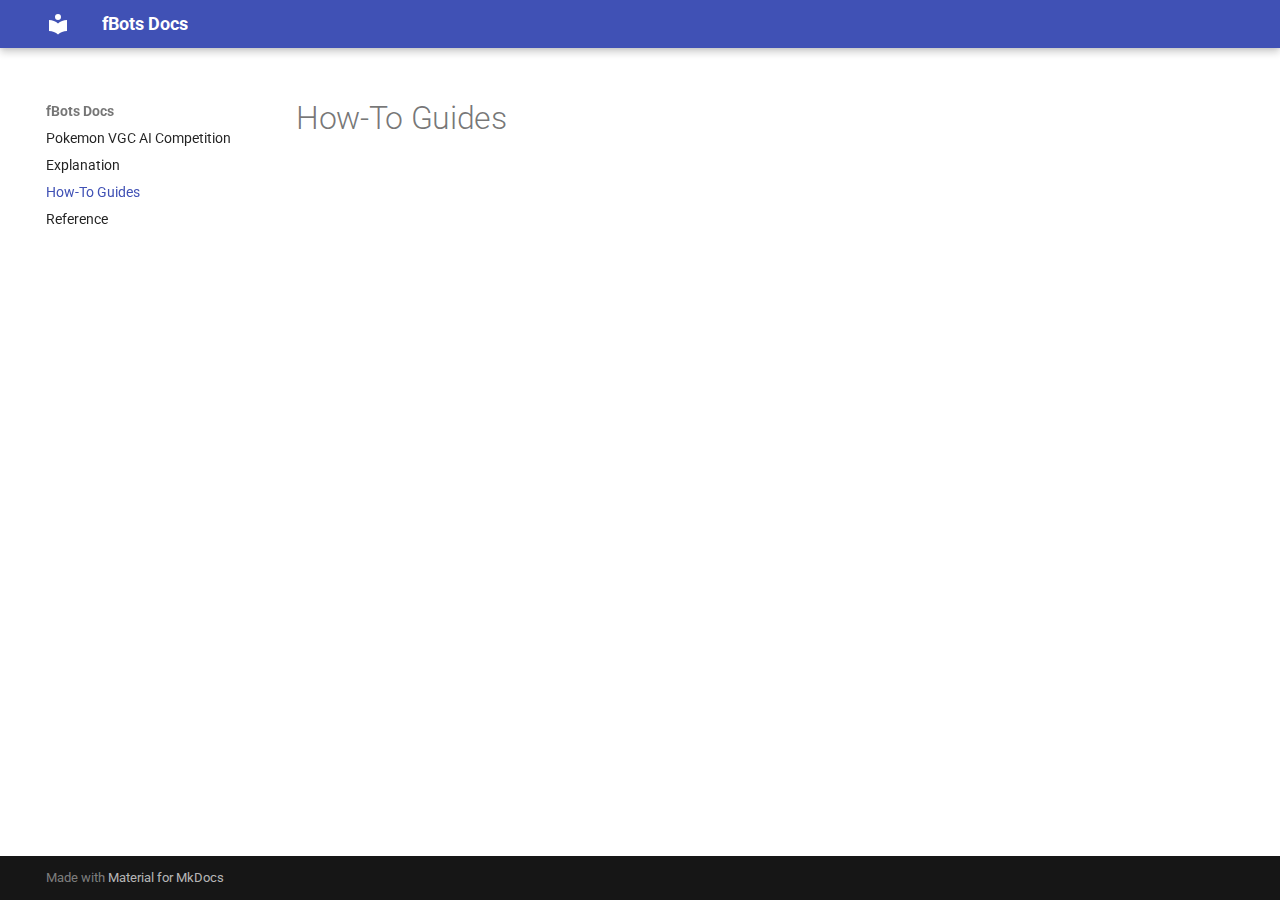
<file: site/how-to-guide/index.html>
<!doctype html>
<html lang="en" class="no-js">
  <head>
    
      <meta charset="utf-8">
      <meta name="viewport" content="width=device-width,initial-scale=1">
      
      
      
      
        <link rel="prev" href="../explanation/">
      
      
        <link rel="next" href="../reference/">
      
      
      <link rel="icon" href="../assets/images/favicon.png">
      <meta name="generator" content="mkdocs-1.6.1, mkdocs-material-9.5.46">
    
    
      
        <title>How-To Guides - fBots Docs</title>
      
    
    
      <link rel="stylesheet" href="../assets/stylesheets/main.6f8fc17f.min.css">
      
      


    
    
      
    
    
      
        
        
        <link rel="preconnect" href="https://fonts.gstatic.com" crossorigin>
        <link rel="stylesheet" href="https://fonts.googleapis.com/css?family=Roboto:300,300i,400,400i,700,700i%7CRoboto+Mono:400,400i,700,700i&display=fallback">
        <style>:root{--md-text-font:"Roboto";--md-code-font:"Roboto Mono"}</style>
      
    
    
      <link rel="stylesheet" href="../assets/_mkdocstrings.css">
    
    <script>__md_scope=new URL("..",location),__md_hash=e=>[...e].reduce(((e,_)=>(e<<5)-e+_.charCodeAt(0)),0),__md_get=(e,_=localStorage,t=__md_scope)=>JSON.parse(_.getItem(t.pathname+"."+e)),__md_set=(e,_,t=localStorage,a=__md_scope)=>{try{t.setItem(a.pathname+"."+e,JSON.stringify(_))}catch(e){}}</script>
    
      

    
    
    
  </head>
  
  
    <body dir="ltr">
  
    
    <input class="md-toggle" data-md-toggle="drawer" type="checkbox" id="__drawer" autocomplete="off">
    <input class="md-toggle" data-md-toggle="search" type="checkbox" id="__search" autocomplete="off">
    <label class="md-overlay" for="__drawer"></label>
    <div data-md-component="skip">
      
    </div>
    <div data-md-component="announce">
      
    </div>
    
    
      

  

<header class="md-header md-header--shadow" data-md-component="header">
  <nav class="md-header__inner md-grid" aria-label="Header">
    <a href=".." title="fBots Docs" class="md-header__button md-logo" aria-label="fBots Docs" data-md-component="logo">
      
  
  <svg xmlns="http://www.w3.org/2000/svg" viewBox="0 0 24 24"><path d="M12 8a3 3 0 0 0 3-3 3 3 0 0 0-3-3 3 3 0 0 0-3 3 3 3 0 0 0 3 3m0 3.54C9.64 9.35 6.5 8 3 8v11c3.5 0 6.64 1.35 9 3.54 2.36-2.19 5.5-3.54 9-3.54V8c-3.5 0-6.64 1.35-9 3.54"/></svg>

    </a>
    <label class="md-header__button md-icon" for="__drawer">
      
      <svg xmlns="http://www.w3.org/2000/svg" viewBox="0 0 24 24"><path d="M3 6h18v2H3zm0 5h18v2H3zm0 5h18v2H3z"/></svg>
    </label>
    <div class="md-header__title" data-md-component="header-title">
      <div class="md-header__ellipsis">
        <div class="md-header__topic">
          <span class="md-ellipsis">
            fBots Docs
          </span>
        </div>
        <div class="md-header__topic" data-md-component="header-topic">
          <span class="md-ellipsis">
            
              How-To Guides
            
          </span>
        </div>
      </div>
    </div>
    
    
      <script>var palette=__md_get("__palette");if(palette&&palette.color){if("(prefers-color-scheme)"===palette.color.media){var media=matchMedia("(prefers-color-scheme: light)"),input=document.querySelector(media.matches?"[data-md-color-media='(prefers-color-scheme: light)']":"[data-md-color-media='(prefers-color-scheme: dark)']");palette.color.media=input.getAttribute("data-md-color-media"),palette.color.scheme=input.getAttribute("data-md-color-scheme"),palette.color.primary=input.getAttribute("data-md-color-primary"),palette.color.accent=input.getAttribute("data-md-color-accent")}for(var[key,value]of Object.entries(palette.color))document.body.setAttribute("data-md-color-"+key,value)}</script>
    
    
    
    
  </nav>
  
</header>
    
    <div class="md-container" data-md-component="container">
      
      
        
          
        
      
      <main class="md-main" data-md-component="main">
        <div class="md-main__inner md-grid">
          
            
              
              <div class="md-sidebar md-sidebar--primary" data-md-component="sidebar" data-md-type="navigation" >
                <div class="md-sidebar__scrollwrap">
                  <div class="md-sidebar__inner">
                    



<nav class="md-nav md-nav--primary" aria-label="Navigation" data-md-level="0">
  <label class="md-nav__title" for="__drawer">
    <a href=".." title="fBots Docs" class="md-nav__button md-logo" aria-label="fBots Docs" data-md-component="logo">
      
  
  <svg xmlns="http://www.w3.org/2000/svg" viewBox="0 0 24 24"><path d="M12 8a3 3 0 0 0 3-3 3 3 0 0 0-3-3 3 3 0 0 0-3 3 3 3 0 0 0 3 3m0 3.54C9.64 9.35 6.5 8 3 8v11c3.5 0 6.64 1.35 9 3.54 2.36-2.19 5.5-3.54 9-3.54V8c-3.5 0-6.64 1.35-9 3.54"/></svg>

    </a>
    fBots Docs
  </label>
  
  <ul class="md-nav__list" data-md-scrollfix>
    
      
      
  
  
  
  
    <li class="md-nav__item">
      <a href=".." class="md-nav__link">
        
  
  <span class="md-ellipsis">
    Pokemon VGC AI Competition
  </span>
  

      </a>
    </li>
  

    
      
      
  
  
  
  
    <li class="md-nav__item">
      <a href="../explanation/" class="md-nav__link">
        
  
  <span class="md-ellipsis">
    Explanation
  </span>
  

      </a>
    </li>
  

    
      
      
  
  
    
  
  
  
    <li class="md-nav__item md-nav__item--active">
      
      <input class="md-nav__toggle md-toggle" type="checkbox" id="__toc">
      
      
      
      <a href="./" class="md-nav__link md-nav__link--active">
        
  
  <span class="md-ellipsis">
    How-To Guides
  </span>
  

      </a>
      
    </li>
  

    
      
      
  
  
  
  
    <li class="md-nav__item">
      <a href="../reference/" class="md-nav__link">
        
  
  <span class="md-ellipsis">
    Reference
  </span>
  

      </a>
    </li>
  

    
  </ul>
</nav>
                  </div>
                </div>
              </div>
            
            
              
              <div class="md-sidebar md-sidebar--secondary" data-md-component="sidebar" data-md-type="toc" >
                <div class="md-sidebar__scrollwrap">
                  <div class="md-sidebar__inner">
                    

<nav class="md-nav md-nav--secondary" aria-label="Table of contents">
  
  
  
  
</nav>
                  </div>
                </div>
              </div>
            
          
          
            <div class="md-content" data-md-component="content">
              <article class="md-content__inner md-typeset">
                
                  


  <h1>How-To Guides</h1>














                
              </article>
            </div>
          
          
<script>var target=document.getElementById(location.hash.slice(1));target&&target.name&&(target.checked=target.name.startsWith("__tabbed_"))</script>
        </div>
        
      </main>
      
        <footer class="md-footer">
  
  <div class="md-footer-meta md-typeset">
    <div class="md-footer-meta__inner md-grid">
      <div class="md-copyright">
  
  
    Made with
    <a href="https://squidfunk.github.io/mkdocs-material/" target="_blank" rel="noopener">
      Material for MkDocs
    </a>
  
</div>
      
    </div>
  </div>
</footer>
      
    </div>
    <div class="md-dialog" data-md-component="dialog">
      <div class="md-dialog__inner md-typeset"></div>
    </div>
    
    
    <script id="__config" type="application/json">{"base": "..", "features": [], "search": "../assets/javascripts/workers/search.6ce7567c.min.js", "translations": {"clipboard.copied": "Copied to clipboard", "clipboard.copy": "Copy to clipboard", "search.result.more.one": "1 more on this page", "search.result.more.other": "# more on this page", "search.result.none": "No matching documents", "search.result.one": "1 matching document", "search.result.other": "# matching documents", "search.result.placeholder": "Type to start searching", "search.result.term.missing": "Missing", "select.version": "Select version"}}</script>
    
    
      <script src="../assets/javascripts/bundle.83f73b43.min.js"></script>
      
    
  </body>
</html>
</file>
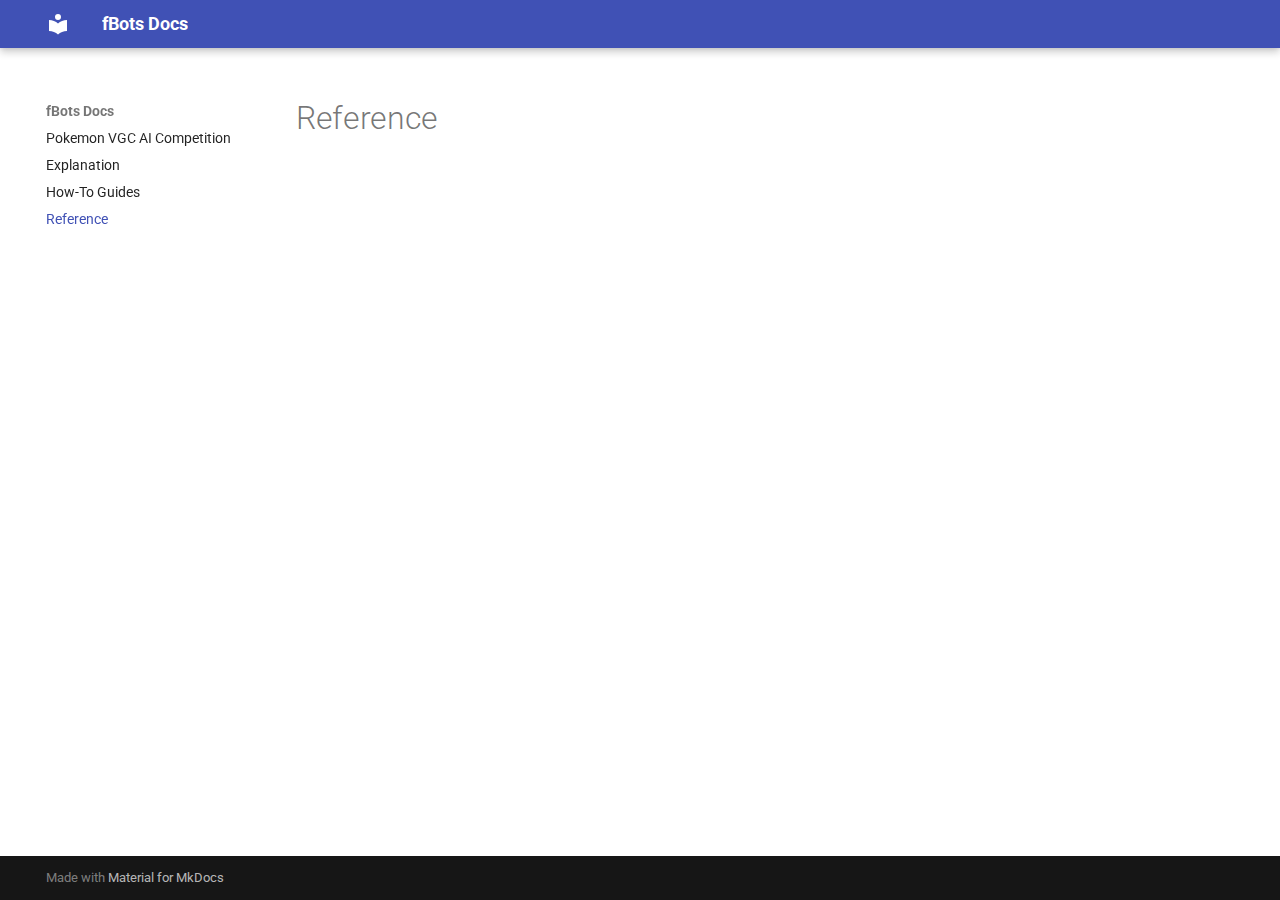
<file: site/reference/index.html>
<!doctype html>
<html lang="en" class="no-js">
  <head>
    
      <meta charset="utf-8">
      <meta name="viewport" content="width=device-width,initial-scale=1">
      
      
      
      
        <link rel="prev" href="../how-to-guide/">
      
      
      
      <link rel="icon" href="../assets/images/favicon.png">
      <meta name="generator" content="mkdocs-1.6.1, mkdocs-material-9.5.46">
    
    
      
        <title>Reference - fBots Docs</title>
      
    
    
      <link rel="stylesheet" href="../assets/stylesheets/main.6f8fc17f.min.css">
      
      


    
    
      
    
    
      
        
        
        <link rel="preconnect" href="https://fonts.gstatic.com" crossorigin>
        <link rel="stylesheet" href="https://fonts.googleapis.com/css?family=Roboto:300,300i,400,400i,700,700i%7CRoboto+Mono:400,400i,700,700i&display=fallback">
        <style>:root{--md-text-font:"Roboto";--md-code-font:"Roboto Mono"}</style>
      
    
    
      <link rel="stylesheet" href="../assets/_mkdocstrings.css">
    
    <script>__md_scope=new URL("..",location),__md_hash=e=>[...e].reduce(((e,_)=>(e<<5)-e+_.charCodeAt(0)),0),__md_get=(e,_=localStorage,t=__md_scope)=>JSON.parse(_.getItem(t.pathname+"."+e)),__md_set=(e,_,t=localStorage,a=__md_scope)=>{try{t.setItem(a.pathname+"."+e,JSON.stringify(_))}catch(e){}}</script>
    
      

    
    
    
  </head>
  
  
    <body dir="ltr">
  
    
    <input class="md-toggle" data-md-toggle="drawer" type="checkbox" id="__drawer" autocomplete="off">
    <input class="md-toggle" data-md-toggle="search" type="checkbox" id="__search" autocomplete="off">
    <label class="md-overlay" for="__drawer"></label>
    <div data-md-component="skip">
      
    </div>
    <div data-md-component="announce">
      
    </div>
    
    
      

  

<header class="md-header md-header--shadow" data-md-component="header">
  <nav class="md-header__inner md-grid" aria-label="Header">
    <a href=".." title="fBots Docs" class="md-header__button md-logo" aria-label="fBots Docs" data-md-component="logo">
      
  
  <svg xmlns="http://www.w3.org/2000/svg" viewBox="0 0 24 24"><path d="M12 8a3 3 0 0 0 3-3 3 3 0 0 0-3-3 3 3 0 0 0-3 3 3 3 0 0 0 3 3m0 3.54C9.64 9.35 6.5 8 3 8v11c3.5 0 6.64 1.35 9 3.54 2.36-2.19 5.5-3.54 9-3.54V8c-3.5 0-6.64 1.35-9 3.54"/></svg>

    </a>
    <label class="md-header__button md-icon" for="__drawer">
      
      <svg xmlns="http://www.w3.org/2000/svg" viewBox="0 0 24 24"><path d="M3 6h18v2H3zm0 5h18v2H3zm0 5h18v2H3z"/></svg>
    </label>
    <div class="md-header__title" data-md-component="header-title">
      <div class="md-header__ellipsis">
        <div class="md-header__topic">
          <span class="md-ellipsis">
            fBots Docs
          </span>
        </div>
        <div class="md-header__topic" data-md-component="header-topic">
          <span class="md-ellipsis">
            
              Reference
            
          </span>
        </div>
      </div>
    </div>
    
    
      <script>var palette=__md_get("__palette");if(palette&&palette.color){if("(prefers-color-scheme)"===palette.color.media){var media=matchMedia("(prefers-color-scheme: light)"),input=document.querySelector(media.matches?"[data-md-color-media='(prefers-color-scheme: light)']":"[data-md-color-media='(prefers-color-scheme: dark)']");palette.color.media=input.getAttribute("data-md-color-media"),palette.color.scheme=input.getAttribute("data-md-color-scheme"),palette.color.primary=input.getAttribute("data-md-color-primary"),palette.color.accent=input.getAttribute("data-md-color-accent")}for(var[key,value]of Object.entries(palette.color))document.body.setAttribute("data-md-color-"+key,value)}</script>
    
    
    
    
  </nav>
  
</header>
    
    <div class="md-container" data-md-component="container">
      
      
        
          
        
      
      <main class="md-main" data-md-component="main">
        <div class="md-main__inner md-grid">
          
            
              
              <div class="md-sidebar md-sidebar--primary" data-md-component="sidebar" data-md-type="navigation" >
                <div class="md-sidebar__scrollwrap">
                  <div class="md-sidebar__inner">
                    



<nav class="md-nav md-nav--primary" aria-label="Navigation" data-md-level="0">
  <label class="md-nav__title" for="__drawer">
    <a href=".." title="fBots Docs" class="md-nav__button md-logo" aria-label="fBots Docs" data-md-component="logo">
      
  
  <svg xmlns="http://www.w3.org/2000/svg" viewBox="0 0 24 24"><path d="M12 8a3 3 0 0 0 3-3 3 3 0 0 0-3-3 3 3 0 0 0-3 3 3 3 0 0 0 3 3m0 3.54C9.64 9.35 6.5 8 3 8v11c3.5 0 6.64 1.35 9 3.54 2.36-2.19 5.5-3.54 9-3.54V8c-3.5 0-6.64 1.35-9 3.54"/></svg>

    </a>
    fBots Docs
  </label>
  
  <ul class="md-nav__list" data-md-scrollfix>
    
      
      
  
  
  
  
    <li class="md-nav__item">
      <a href=".." class="md-nav__link">
        
  
  <span class="md-ellipsis">
    Pokemon VGC AI Competition
  </span>
  

      </a>
    </li>
  

    
      
      
  
  
  
  
    <li class="md-nav__item">
      <a href="../explanation/" class="md-nav__link">
        
  
  <span class="md-ellipsis">
    Explanation
  </span>
  

      </a>
    </li>
  

    
      
      
  
  
  
  
    <li class="md-nav__item">
      <a href="../how-to-guide/" class="md-nav__link">
        
  
  <span class="md-ellipsis">
    How-To Guides
  </span>
  

      </a>
    </li>
  

    
      
      
  
  
    
  
  
  
    <li class="md-nav__item md-nav__item--active">
      
      <input class="md-nav__toggle md-toggle" type="checkbox" id="__toc">
      
      
      
      <a href="./" class="md-nav__link md-nav__link--active">
        
  
  <span class="md-ellipsis">
    Reference
  </span>
  

      </a>
      
    </li>
  

    
  </ul>
</nav>
                  </div>
                </div>
              </div>
            
            
              
              <div class="md-sidebar md-sidebar--secondary" data-md-component="sidebar" data-md-type="toc" >
                <div class="md-sidebar__scrollwrap">
                  <div class="md-sidebar__inner">
                    

<nav class="md-nav md-nav--secondary" aria-label="Table of contents">
  
  
  
  
</nav>
                  </div>
                </div>
              </div>
            
          
          
            <div class="md-content" data-md-component="content">
              <article class="md-content__inner md-typeset">
                
                  


  <h1>Reference</h1>














                
              </article>
            </div>
          
          
<script>var target=document.getElementById(location.hash.slice(1));target&&target.name&&(target.checked=target.name.startsWith("__tabbed_"))</script>
        </div>
        
      </main>
      
        <footer class="md-footer">
  
  <div class="md-footer-meta md-typeset">
    <div class="md-footer-meta__inner md-grid">
      <div class="md-copyright">
  
  
    Made with
    <a href="https://squidfunk.github.io/mkdocs-material/" target="_blank" rel="noopener">
      Material for MkDocs
    </a>
  
</div>
      
    </div>
  </div>
</footer>
      
    </div>
    <div class="md-dialog" data-md-component="dialog">
      <div class="md-dialog__inner md-typeset"></div>
    </div>
    
    
    <script id="__config" type="application/json">{"base": "..", "features": [], "search": "../assets/javascripts/workers/search.6ce7567c.min.js", "translations": {"clipboard.copied": "Copied to clipboard", "clipboard.copy": "Copy to clipboard", "search.result.more.one": "1 more on this page", "search.result.more.other": "# more on this page", "search.result.none": "No matching documents", "search.result.one": "1 matching document", "search.result.other": "# matching documents", "search.result.placeholder": "Type to start searching", "search.result.term.missing": "Missing", "select.version": "Select version"}}</script>
    
    
      <script src="../assets/javascripts/bundle.83f73b43.min.js"></script>
      
    
  </body>
</html>
</file>
<file: site/assets/_mkdocstrings.css>
/* Avoid breaking parameter names, etc. in table cells. */
.doc-contents td code {
  word-break: normal !important;
}

/* No line break before first paragraph of descriptions. */
.doc-md-description,
.doc-md-description>p:first-child {
  display: inline;
}

/* Max width for docstring sections tables. */
.doc .md-typeset__table,
.doc .md-typeset__table table {
  display: table !important;
  width: 100%;
}

.doc .md-typeset__table tr {
  display: table-row;
}

/* Defaults in Spacy table style. */
.doc-param-default {
  float: right;
}

/* Parameter headings must be inline, not blocks. */
.doc-heading-parameter {
  display: inline;
}

/* Prefer space on the right, not the left of parameter permalinks. */
.doc-heading-parameter .headerlink {
  margin-left: 0 !important;
  margin-right: 0.2rem;
}

/* Backward-compatibility: docstring section titles in bold. */
.doc-section-title {
  font-weight: bold;
}

/* Symbols in Navigation and ToC. */
:root, :host,
[data-md-color-scheme="default"] {
  --doc-symbol-parameter-fg-color: #df50af;
  --doc-symbol-attribute-fg-color: #953800;
  --doc-symbol-function-fg-color: #8250df;
  --doc-symbol-method-fg-color: #8250df;
  --doc-symbol-class-fg-color: #0550ae;
  --doc-symbol-module-fg-color: #5cad0f;

  --doc-symbol-parameter-bg-color: #df50af1a;
  --doc-symbol-attribute-bg-color: #9538001a;
  --doc-symbol-function-bg-color: #8250df1a;
  --doc-symbol-method-bg-color: #8250df1a;
  --doc-symbol-class-bg-color: #0550ae1a;
  --doc-symbol-module-bg-color: #5cad0f1a;
}

[data-md-color-scheme="slate"] {
  --doc-symbol-parameter-fg-color: #ffa8cc;
  --doc-symbol-attribute-fg-color: #ffa657;
  --doc-symbol-function-fg-color: #d2a8ff;
  --doc-symbol-method-fg-color: #d2a8ff;
  --doc-symbol-class-fg-color: #79c0ff;
  --doc-symbol-module-fg-color: #baff79;

  --doc-symbol-parameter-bg-color: #ffa8cc1a;
  --doc-symbol-attribute-bg-color: #ffa6571a;
  --doc-symbol-function-bg-color: #d2a8ff1a;
  --doc-symbol-method-bg-color: #d2a8ff1a;
  --doc-symbol-class-bg-color: #79c0ff1a;
  --doc-symbol-module-bg-color: #baff791a;
}

code.doc-symbol {
  border-radius: .1rem;
  font-size: .85em;
  padding: 0 .3em;
  font-weight: bold;
}

code.doc-symbol-parameter {
  color: var(--doc-symbol-parameter-fg-color);
  background-color: var(--doc-symbol-parameter-bg-color);
}

code.doc-symbol-parameter::after {
  content: "param";
}

code.doc-symbol-attribute {
  color: var(--doc-symbol-attribute-fg-color);
  background-color: var(--doc-symbol-attribute-bg-color);
}

code.doc-symbol-attribute::after {
  content: "attr";
}

code.doc-symbol-function {
  color: var(--doc-symbol-function-fg-color);
  background-color: var(--doc-symbol-function-bg-color);
}

code.doc-symbol-function::after {
  content: "func";
}

code.doc-symbol-method {
  color: var(--doc-symbol-method-fg-color);
  background-color: var(--doc-symbol-method-bg-color);
}

code.doc-symbol-method::after {
  content: "meth";
}

code.doc-symbol-class {
  color: var(--doc-symbol-class-fg-color);
  background-color: var(--doc-symbol-class-bg-color);
}

code.doc-symbol-class::after {
  content: "class";
}

code.doc-symbol-module {
  color: var(--doc-symbol-module-fg-color);
  background-color: var(--doc-symbol-module-bg-color);
}

code.doc-symbol-module::after {
  content: "mod";
}

.doc-signature .autorefs {
  color: inherit;
  border-bottom: 1px dotted currentcolor;
}
</file>
<file: site/assets/stylesheets/main.6f8fc17f.min.css>
@charset "UTF-8";html{-webkit-text-size-adjust:none;-moz-text-size-adjust:none;text-size-adjust:none;box-sizing:border-box}*,:after,:before{box-sizing:inherit}@media (prefers-reduced-motion){*,:after,:before{transition:none!important}}body{margin:0}a,button,input,label{-webkit-tap-highlight-color:transparent}a{color:inherit;text-decoration:none}hr{border:0;box-sizing:initial;display:block;height:.05rem;overflow:visible;padding:0}small{font-size:80%}sub,sup{line-height:1em}img{border-style:none}table{border-collapse:initial;border-spacing:0}td,th{font-weight:400;vertical-align:top}button{background:#0000;border:0;font-family:inherit;font-size:inherit;margin:0;padding:0}input{border:0;outline:none}:root{--md-primary-fg-color:#4051b5;--md-primary-fg-color--light:#5d6cc0;--md-primary-fg-color--dark:#303fa1;--md-primary-bg-color:#fff;--md-primary-bg-color--light:#ffffffb3;--md-accent-fg-color:#526cfe;--md-accent-fg-color--transparent:#526cfe1a;--md-accent-bg-color:#fff;--md-accent-bg-color--light:#ffffffb3}[data-md-color-scheme=default]{color-scheme:light}[data-md-color-scheme=default] img[src$="#gh-dark-mode-only"],[data-md-color-scheme=default] img[src$="#only-dark"]{display:none}:root,[data-md-color-scheme=default]{--md-hue:225deg;--md-default-fg-color:#000000de;--md-default-fg-color--light:#0000008a;--md-default-fg-color--lighter:#00000052;--md-default-fg-color--lightest:#00000012;--md-default-bg-color:#fff;--md-default-bg-color--light:#ffffffb3;--md-default-bg-color--lighter:#ffffff4d;--md-default-bg-color--lightest:#ffffff1f;--md-code-fg-color:#36464e;--md-code-bg-color:#f5f5f5;--md-code-hl-color:#4287ff;--md-code-hl-color--light:#4287ff1a;--md-code-hl-number-color:#d52a2a;--md-code-hl-special-color:#db1457;--md-code-hl-function-color:#a846b9;--md-code-hl-constant-color:#6e59d9;--md-code-hl-keyword-color:#3f6ec6;--md-code-hl-string-color:#1c7d4d;--md-code-hl-name-color:var(--md-code-fg-color);--md-code-hl-operator-color:var(--md-default-fg-color--light);--md-code-hl-punctuation-color:var(--md-default-fg-color--light);--md-code-hl-comment-color:var(--md-default-fg-color--light);--md-code-hl-generic-color:var(--md-default-fg-color--light);--md-code-hl-variable-color:var(--md-default-fg-color--light);--md-typeset-color:var(--md-default-fg-color);--md-typeset-a-color:var(--md-primary-fg-color);--md-typeset-del-color:#f5503d26;--md-typeset-ins-color:#0bd57026;--md-typeset-kbd-color:#fafafa;--md-typeset-kbd-accent-color:#fff;--md-typeset-kbd-border-color:#b8b8b8;--md-typeset-mark-color:#ffff0080;--md-typeset-table-color:#0000001f;--md-typeset-table-color--light:rgba(0,0,0,.035);--md-admonition-fg-color:var(--md-default-fg-color);--md-admonition-bg-color:var(--md-default-bg-color);--md-warning-fg-color:#000000de;--md-warning-bg-color:#ff9;--md-footer-fg-color:#fff;--md-footer-fg-color--light:#ffffffb3;--md-footer-fg-color--lighter:#ffffff73;--md-footer-bg-color:#000000de;--md-footer-bg-color--dark:#00000052;--md-shadow-z1:0 0.2rem 0.5rem #0000000d,0 0 0.05rem #0000001a;--md-shadow-z2:0 0.2rem 0.5rem #0000001a,0 0 0.05rem #00000040;--md-shadow-z3:0 0.2rem 0.5rem #0003,0 0 0.05rem #00000059}.md-icon svg{fill:currentcolor;display:block;height:1.2rem;width:1.2rem}body{-webkit-font-smoothing:antialiased;-moz-osx-font-smoothing:grayscale;--md-text-font-family:var(--md-text-font,_),-apple-system,BlinkMacSystemFont,Helvetica,Arial,sans-serif;--md-code-font-family:var(--md-code-font,_),SFMono-Regular,Consolas,Menlo,monospace}aside,body,input{font-feature-settings:"kern","liga";color:var(--md-typeset-color);font-family:var(--md-text-font-family)}code,kbd,pre{font-feature-settings:"kern";font-family:var(--md-code-font-family)}:root{--md-typeset-table-sort-icon:url('data:image/svg+xml;charset=utf-8,<svg xmlns="http://www.w3.org/2000/svg" viewBox="0 0 24 24"><path d="m18 21-4-4h3V7h-3l4-4 4 4h-3v10h3M2 19v-2h10v2M2 13v-2h7v2M2 7V5h4v2z"/></svg>');--md-typeset-table-sort-icon--asc:url('data:image/svg+xml;charset=utf-8,<svg xmlns="http://www.w3.org/2000/svg" viewBox="0 0 24 24"><path d="M19 17h3l-4 4-4-4h3V3h2M2 17h10v2H2M6 5v2H2V5m0 6h7v2H2z"/></svg>');--md-typeset-table-sort-icon--desc:url('data:image/svg+xml;charset=utf-8,<svg xmlns="http://www.w3.org/2000/svg" viewBox="0 0 24 24"><path d="M19 7h3l-4-4-4 4h3v14h2M2 17h10v2H2M6 5v2H2V5m0 6h7v2H2z"/></svg>')}.md-typeset{-webkit-print-color-adjust:exact;color-adjust:exact;font-size:.8rem;line-height:1.6}@media print{.md-typeset{font-size:.68rem}}.md-typeset blockquote,.md-typeset dl,.md-typeset figure,.md-typeset ol,.md-typeset pre,.md-typeset ul{margin-bottom:1em;margin-top:1em}.md-typeset h1{color:var(--md-default-fg-color--light);font-size:2em;line-height:1.3;margin:0 0 1.25em}.md-typeset h1,.md-typeset h2{font-weight:300;letter-spacing:-.01em}.md-typeset h2{font-size:1.5625em;line-height:1.4;margin:1.6em 0 .64em}.md-typeset h3{font-size:1.25em;font-weight:400;letter-spacing:-.01em;line-height:1.5;margin:1.6em 0 .8em}.md-typeset h2+h3{margin-top:.8em}.md-typeset h4{font-weight:700;letter-spacing:-.01em;margin:1em 0}.md-typeset h5,.md-typeset h6{color:var(--md-default-fg-color--light);font-size:.8em;font-weight:700;letter-spacing:-.01em;margin:1.25em 0}.md-typeset h5{text-transform:uppercase}.md-typeset h5 code{text-transform:none}.md-typeset hr{border-bottom:.05rem solid var(--md-default-fg-color--lightest);display:flow-root;margin:1.5em 0}.md-typeset a{color:var(--md-typeset-a-color);word-break:break-word}.md-typeset a,.md-typeset a:before{transition:color 125ms}.md-typeset a:focus,.md-typeset a:hover{color:var(--md-accent-fg-color)}.md-typeset a:focus code,.md-typeset a:hover code{background-color:var(--md-accent-fg-color--transparent)}.md-typeset a code{color:currentcolor;transition:background-color 125ms}.md-typeset a.focus-visible{outline-color:var(--md-accent-fg-color);outline-offset:.2rem}.md-typeset code,.md-typeset kbd,.md-typeset pre{color:var(--md-code-fg-color);direction:ltr;font-variant-ligatures:none}@media print{.md-typeset code,.md-typeset kbd,.md-typeset pre{white-space:pre-wrap}}.md-typeset code{background-color:var(--md-code-bg-color);border-radius:.1rem;-webkit-box-decoration-break:clone;box-decoration-break:clone;font-size:.85em;padding:0 .2941176471em;word-break:break-word}.md-typeset code:not(.focus-visible){-webkit-tap-highlight-color:transparent;outline:none}.md-typeset pre{display:flow-root;line-height:1.4;position:relative}.md-typeset pre>code{-webkit-box-decoration-break:slice;box-decoration-break:slice;box-shadow:none;display:block;margin:0;outline-color:var(--md-accent-fg-color);overflow:auto;padding:.7720588235em 1.1764705882em;scrollbar-color:var(--md-default-fg-color--lighter) #0000;scrollbar-width:thin;touch-action:auto;word-break:normal}.md-typeset pre>code:hover{scrollbar-color:var(--md-accent-fg-color) #0000}.md-typeset pre>code::-webkit-scrollbar{height:.2rem;width:.2rem}.md-typeset pre>code::-webkit-scrollbar-thumb{background-color:var(--md-default-fg-color--lighter)}.md-typeset pre>code::-webkit-scrollbar-thumb:hover{background-color:var(--md-accent-fg-color)}.md-typeset kbd{background-color:var(--md-typeset-kbd-color);border-radius:.1rem;box-shadow:0 .1rem 0 .05rem var(--md-typeset-kbd-border-color),0 .1rem 0 var(--md-typeset-kbd-border-color),0 -.1rem .2rem var(--md-typeset-kbd-accent-color) inset;color:var(--md-default-fg-color);display:inline-block;font-size:.75em;padding:0 .6666666667em;vertical-align:text-top;word-break:break-word}.md-typeset mark{background-color:var(--md-typeset-mark-color);-webkit-box-decoration-break:clone;box-decoration-break:clone;color:inherit;word-break:break-word}.md-typeset abbr{border-bottom:.05rem dotted var(--md-default-fg-color--light);cursor:help;text-decoration:none}.md-typeset small{opacity:.75}[dir=ltr] .md-typeset sub,[dir=ltr] .md-typeset sup{margin-left:.078125em}[dir=rtl] .md-typeset sub,[dir=rtl] .md-typeset sup{margin-right:.078125em}[dir=ltr] .md-typeset blockquote{padding-left:.6rem}[dir=rtl] .md-typeset blockquote{padding-right:.6rem}[dir=ltr] .md-typeset blockquote{border-left:.2rem solid var(--md-default-fg-color--lighter)}[dir=rtl] .md-typeset blockquote{border-right:.2rem solid var(--md-default-fg-color--lighter)}.md-typeset blockquote{color:var(--md-default-fg-color--light);margin-left:0;margin-right:0}.md-typeset ul{list-style-type:disc}.md-typeset ul[type]{list-style-type:revert-layer}[dir=ltr] .md-typeset ol,[dir=ltr] .md-typeset ul{margin-left:.625em}[dir=rtl] .md-typeset ol,[dir=rtl] .md-typeset ul{margin-right:.625em}.md-typeset ol,.md-typeset ul{padding:0}.md-typeset ol:not([hidden]),.md-typeset ul:not([hidden]){display:flow-root}.md-typeset ol ol,.md-typeset ul ol{list-style-type:lower-alpha}.md-typeset ol ol ol,.md-typeset ul ol ol{list-style-type:lower-roman}.md-typeset ol ol ol ol,.md-typeset ul ol ol ol{list-style-type:upper-alpha}.md-typeset ol ol ol ol ol,.md-typeset ul ol ol ol ol{list-style-type:upper-roman}.md-typeset ol[type],.md-typeset ul[type]{list-style-type:revert-layer}[dir=ltr] .md-typeset ol li,[dir=ltr] .md-typeset ul li{margin-left:1.25em}[dir=rtl] .md-typeset ol li,[dir=rtl] .md-typeset ul li{margin-right:1.25em}.md-typeset ol li,.md-typeset ul li{margin-bottom:.5em}.md-typeset ol li blockquote,.md-typeset ol li p,.md-typeset ul li blockquote,.md-typeset ul li p{margin:.5em 0}.md-typeset ol li:last-child,.md-typeset ul li:last-child{margin-bottom:0}[dir=ltr] .md-typeset ol li ol,[dir=ltr] .md-typeset ol li ul,[dir=ltr] .md-typeset ul li ol,[dir=ltr] .md-typeset ul li ul{margin-left:.625em}[dir=rtl] .md-typeset ol li ol,[dir=rtl] .md-typeset ol li ul,[dir=rtl] .md-typeset ul li ol,[dir=rtl] .md-typeset ul li ul{margin-right:.625em}.md-typeset ol li ol,.md-typeset ol li ul,.md-typeset ul li ol,.md-typeset ul li ul{margin-bottom:.5em;margin-top:.5em}[dir=ltr] .md-typeset dd{margin-left:1.875em}[dir=rtl] .md-typeset dd{margin-right:1.875em}.md-typeset dd{margin-bottom:1.5em;margin-top:1em}.md-typeset img,.md-typeset svg,.md-typeset video{height:auto;max-width:100%}.md-typeset img[align=left]{margin:1em 1em 1em 0}.md-typeset img[align=right]{margin:1em 0 1em 1em}.md-typeset img[align]:only-child{margin-top:0}.md-typeset figure{display:flow-root;margin:1em auto;max-width:100%;text-align:center;width:-moz-fit-content;width:fit-content}.md-typeset figure img{display:block;margin:0 auto}.md-typeset figcaption{font-style:italic;margin:1em auto;max-width:24rem}.md-typeset iframe{max-width:100%}.md-typeset table:not([class]){background-color:var(--md-default-bg-color);border:.05rem solid var(--md-typeset-table-color);border-radius:.1rem;display:inline-block;font-size:.64rem;max-width:100%;overflow:auto;touch-action:auto}@media print{.md-typeset table:not([class]){display:table}}.md-typeset table:not([class])+*{margin-top:1.5em}.md-typeset table:not([class]) td>:first-child,.md-typeset table:not([class]) th>:first-child{margin-top:0}.md-typeset table:not([class]) td>:last-child,.md-typeset table:not([class]) th>:last-child{margin-bottom:0}.md-typeset table:not([class]) td:not([align]),.md-typeset table:not([class]) th:not([align]){text-align:left}[dir=rtl] .md-typeset table:not([class]) td:not([align]),[dir=rtl] .md-typeset table:not([class]) th:not([align]){text-align:right}.md-typeset table:not([class]) th{font-weight:700;min-width:5rem;padding:.9375em 1.25em;vertical-align:top}.md-typeset table:not([class]) td{border-top:.05rem solid var(--md-typeset-table-color);padding:.9375em 1.25em;vertical-align:top}.md-typeset table:not([class]) tbody tr{transition:background-color 125ms}.md-typeset table:not([class]) tbody tr:hover{background-color:var(--md-typeset-table-color--light);box-shadow:0 .05rem 0 var(--md-default-bg-color) inset}.md-typeset table:not([class]) a{word-break:normal}.md-typeset table th[role=columnheader]{cursor:pointer}[dir=ltr] .md-typeset table th[role=columnheader]:after{margin-left:.5em}[dir=rtl] .md-typeset table th[role=columnheader]:after{margin-right:.5em}.md-typeset table th[role=columnheader]:after{content:"";display:inline-block;height:1.2em;-webkit-mask-image:var(--md-typeset-table-sort-icon);mask-image:var(--md-typeset-table-sort-icon);-webkit-mask-repeat:no-repeat;mask-repeat:no-repeat;-webkit-mask-size:contain;mask-size:contain;transition:background-color 125ms;vertical-align:text-bottom;width:1.2em}.md-typeset table th[role=columnheader]:hover:after{background-color:var(--md-default-fg-color--lighter)}.md-typeset table th[role=columnheader][aria-sort=ascending]:after{background-color:var(--md-default-fg-color--light);-webkit-mask-image:var(--md-typeset-table-sort-icon--asc);mask-image:var(--md-typeset-table-sort-icon--asc)}.md-typeset table th[role=columnheader][aria-sort=descending]:after{background-color:var(--md-default-fg-color--light);-webkit-mask-image:var(--md-typeset-table-sort-icon--desc);mask-image:var(--md-typeset-table-sort-icon--desc)}.md-typeset__scrollwrap{margin:1em -.8rem;overflow-x:auto;touch-action:auto}.md-typeset__table{display:inline-block;margin-bottom:.5em;padding:0 .8rem}@media print{.md-typeset__table{display:block}}html .md-typeset__table table{display:table;margin:0;overflow:hidden;width:100%}@media screen and (max-width:44.984375em){.md-content__inner>pre{margin:1em -.8rem}.md-content__inner>pre code{border-radius:0}}.md-typeset .md-author{border-radius:100%;display:block;flex-shrink:0;height:1.6rem;overflow:hidden;position:relative;transition:color 125ms,transform 125ms;width:1.6rem}.md-typeset .md-author img{display:block}.md-typeset .md-author--more{background:var(--md-default-fg-color--lightest);color:var(--md-default-fg-color--lighter);font-size:.6rem;font-weight:700;line-height:1.6rem;text-align:center}.md-typeset .md-author--long{height:2.4rem;width:2.4rem}.md-typeset a.md-author{transform:scale(1)}.md-typeset a.md-author img{border-radius:100%;filter:grayscale(100%) opacity(75%);transition:filter 125ms}.md-typeset a.md-author:focus,.md-typeset a.md-author:hover{transform:scale(1.1);z-index:1}.md-typeset a.md-author:focus img,.md-typeset a.md-author:hover img{filter:grayscale(0)}.md-banner{background-color:var(--md-footer-bg-color);color:var(--md-footer-fg-color);overflow:auto}@media print{.md-banner{display:none}}.md-banner--warning{background-color:var(--md-warning-bg-color);color:var(--md-warning-fg-color)}.md-banner__inner{font-size:.7rem;margin:.6rem auto;padding:0 .8rem}[dir=ltr] .md-banner__button{float:right}[dir=rtl] .md-banner__button{float:left}.md-banner__button{color:inherit;cursor:pointer;transition:opacity .25s}.no-js .md-banner__button{display:none}.md-banner__button:hover{opacity:.7}html{font-size:125%;height:100%;overflow-x:hidden}@media screen and (min-width:100em){html{font-size:137.5%}}@media screen and (min-width:125em){html{font-size:150%}}body{background-color:var(--md-default-bg-color);display:flex;flex-direction:column;font-size:.5rem;min-height:100%;position:relative;width:100%}@media print{body{display:block}}@media screen and (max-width:59.984375em){body[data-md-scrolllock]{position:fixed}}.md-grid{margin-left:auto;margin-right:auto;max-width:61rem}.md-container{display:flex;flex-direction:column;flex-grow:1}@media print{.md-container{display:block}}.md-main{flex-grow:1}.md-main__inner{display:flex;height:100%;margin-top:1.5rem}.md-ellipsis{overflow:hidden;text-overflow:ellipsis}.md-toggle{display:none}.md-option{height:0;opacity:0;position:absolute;width:0}.md-option:checked+label:not([hidden]){display:block}.md-option.focus-visible+label{outline-color:var(--md-accent-fg-color);outline-style:auto}.md-skip{background-color:var(--md-default-fg-color);border-radius:.1rem;color:var(--md-default-bg-color);font-size:.64rem;margin:.5rem;opacity:0;outline-color:var(--md-accent-fg-color);padding:.3rem .5rem;position:fixed;transform:translateY(.4rem);z-index:-1}.md-skip:focus{opacity:1;transform:translateY(0);transition:transform .25s cubic-bezier(.4,0,.2,1),opacity 175ms 75ms;z-index:10}@page{margin:25mm}:root{--md-clipboard-icon:url('data:image/svg+xml;charset=utf-8,<svg xmlns="http://www.w3.org/2000/svg" viewBox="0 0 24 24"><path d="M19 21H8V7h11m0-2H8a2 2 0 0 0-2 2v14a2 2 0 0 0 2 2h11a2 2 0 0 0 2-2V7a2 2 0 0 0-2-2m-3-4H4a2 2 0 0 0-2 2v14h2V3h12z"/></svg>')}.md-clipboard{border-radius:.1rem;color:var(--md-default-fg-color--lightest);cursor:pointer;height:1.5em;outline-color:var(--md-accent-fg-color);outline-offset:.1rem;position:absolute;right:.5em;top:.5em;transition:color .25s;width:1.5em;z-index:1}@media print{.md-clipboard{display:none}}.md-clipboard:not(.focus-visible){-webkit-tap-highlight-color:transparent;outline:none}:hover>.md-clipboard{color:var(--md-default-fg-color--light)}.md-clipboard:focus,.md-clipboard:hover{color:var(--md-accent-fg-color)}.md-clipboard:after{background-color:currentcolor;content:"";display:block;height:1.125em;margin:0 auto;-webkit-mask-image:var(--md-clipboard-icon);mask-image:var(--md-clipboard-icon);-webkit-mask-position:center;mask-position:center;-webkit-mask-repeat:no-repeat;mask-repeat:no-repeat;-webkit-mask-size:contain;mask-size:contain;width:1.125em}.md-clipboard--inline{cursor:pointer}.md-clipboard--inline code{transition:color .25s,background-color .25s}.md-clipboard--inline:focus code,.md-clipboard--inline:hover code{background-color:var(--md-accent-fg-color--transparent);color:var(--md-accent-fg-color)}.md-typeset .md-code__content{display:grid}@keyframes consent{0%{opacity:0;transform:translateY(100%)}to{opacity:1;transform:translateY(0)}}@keyframes overlay{0%{opacity:0}to{opacity:1}}.md-consent__overlay{animation:overlay .25s both;-webkit-backdrop-filter:blur(.1rem);backdrop-filter:blur(.1rem);background-color:#0000008a;height:100%;opacity:1;position:fixed;top:0;width:100%;z-index:5}.md-consent__inner{animation:consent .5s cubic-bezier(.1,.7,.1,1) both;background-color:var(--md-default-bg-color);border:0;border-radius:.1rem;bottom:0;box-shadow:0 0 .2rem #0000001a,0 .2rem .4rem #0003;max-height:100%;overflow:auto;padding:0;position:fixed;width:100%;z-index:5}.md-consent__form{padding:.8rem}.md-consent__settings{display:none;margin:1em 0}input:checked+.md-consent__settings{display:block}.md-consent__controls{margin-bottom:.8rem}.md-typeset .md-consent__controls .md-button{display:inline}@media screen and (max-width:44.984375em){.md-typeset .md-consent__controls .md-button{display:block;margin-top:.4rem;text-align:center;width:100%}}.md-consent label{cursor:pointer}.md-content{flex-grow:1;min-width:0}.md-content__inner{margin:0 .8rem 1.2rem;padding-top:.6rem}@media screen and (min-width:76.25em){[dir=ltr] .md-sidebar--primary:not([hidden])~.md-content>.md-content__inner{margin-left:1.2rem}[dir=ltr] .md-sidebar--secondary:not([hidden])~.md-content>.md-content__inner,[dir=rtl] .md-sidebar--primary:not([hidden])~.md-content>.md-content__inner{margin-right:1.2rem}[dir=rtl] .md-sidebar--secondary:not([hidden])~.md-content>.md-content__inner{margin-left:1.2rem}}.md-content__inner:before{content:"";display:block;height:.4rem}.md-content__inner>:last-child{margin-bottom:0}[dir=ltr] .md-content__button{float:right}[dir=rtl] .md-content__button{float:left}[dir=ltr] .md-content__button{margin-left:.4rem}[dir=rtl] .md-content__button{margin-right:.4rem}.md-content__button{margin:.4rem 0;padding:0}@media print{.md-content__button{display:none}}.md-typeset .md-content__button{color:var(--md-default-fg-color--lighter)}.md-content__button svg{display:inline;vertical-align:top}[dir=rtl] .md-content__button svg{transform:scaleX(-1)}[dir=ltr] .md-dialog{right:.8rem}[dir=rtl] .md-dialog{left:.8rem}.md-dialog{background-color:var(--md-default-fg-color);border-radius:.1rem;bottom:.8rem;box-shadow:var(--md-shadow-z3);min-width:11.1rem;opacity:0;padding:.4rem .6rem;pointer-events:none;position:fixed;transform:translateY(100%);transition:transform 0ms .4s,opacity .4s;z-index:4}@media print{.md-dialog{display:none}}.md-dialog--active{opacity:1;pointer-events:auto;transform:translateY(0);transition:transform .4s cubic-bezier(.075,.85,.175,1),opacity .4s}.md-dialog__inner{color:var(--md-default-bg-color);font-size:.7rem}.md-feedback{margin:2em 0 1em;text-align:center}.md-feedback fieldset{border:none;margin:0;padding:0}.md-feedback__title{font-weight:700;margin:1em auto}.md-feedback__inner{position:relative}.md-feedback__list{display:flex;flex-wrap:wrap;place-content:baseline center;position:relative}.md-feedback__list:hover .md-icon:not(:disabled){color:var(--md-default-fg-color--lighter)}:disabled .md-feedback__list{min-height:1.8rem}.md-feedback__icon{color:var(--md-default-fg-color--light);cursor:pointer;flex-shrink:0;margin:0 .1rem;transition:color 125ms}.md-feedback__icon:not(:disabled).md-icon:hover{color:var(--md-accent-fg-color)}.md-feedback__icon:disabled{color:var(--md-default-fg-color--lightest);pointer-events:none}.md-feedback__note{opacity:0;position:relative;transform:translateY(.4rem);transition:transform .4s cubic-bezier(.1,.7,.1,1),opacity .15s}.md-feedback__note>*{margin:0 auto;max-width:16rem}:disabled .md-feedback__note{opacity:1;transform:translateY(0)}@media print{.md-feedback{display:none}}.md-footer{background-color:var(--md-footer-bg-color);color:var(--md-footer-fg-color)}@media print{.md-footer{display:none}}.md-footer__inner{justify-content:space-between;overflow:auto;padding:.2rem}.md-footer__inner:not([hidden]){display:flex}.md-footer__link{align-items:end;display:flex;flex-grow:0.01;margin-bottom:.4rem;margin-top:1rem;max-width:100%;outline-color:var(--md-accent-fg-color);overflow:hidden;transition:opacity .25s}.md-footer__link:focus,.md-footer__link:hover{opacity:.7}[dir=rtl] .md-footer__link svg{transform:scaleX(-1)}@media screen and (max-width:44.984375em){.md-footer__link--prev{flex-shrink:0}.md-footer__link--prev .md-footer__title{display:none}}[dir=ltr] .md-footer__link--next{margin-left:auto}[dir=rtl] .md-footer__link--next{margin-right:auto}.md-footer__link--next{text-align:right}[dir=rtl] .md-footer__link--next{text-align:left}.md-footer__title{flex-grow:1;font-size:.9rem;margin-bottom:.7rem;max-width:calc(100% - 2.4rem);padding:0 1rem;white-space:nowrap}.md-footer__button{margin:.2rem;padding:.4rem}.md-footer__direction{font-size:.64rem;opacity:.7}.md-footer-meta{background-color:var(--md-footer-bg-color--dark)}.md-footer-meta__inner{display:flex;flex-wrap:wrap;justify-content:space-between;padding:.2rem}html .md-footer-meta.md-typeset a{color:var(--md-footer-fg-color--light)}html .md-footer-meta.md-typeset a:focus,html .md-footer-meta.md-typeset a:hover{color:var(--md-footer-fg-color)}.md-copyright{color:var(--md-footer-fg-color--lighter);font-size:.64rem;margin:auto .6rem;padding:.4rem 0;width:100%}@media screen and (min-width:45em){.md-copyright{width:auto}}.md-copyright__highlight{color:var(--md-footer-fg-color--light)}.md-social{display:inline-flex;gap:.2rem;margin:0 .4rem;padding:.2rem 0 .6rem}@media screen and (min-width:45em){.md-social{padding:.6rem 0}}.md-social__link{display:inline-block;height:1.6rem;text-align:center;width:1.6rem}.md-social__link:before{line-height:1.9}.md-social__link svg{fill:currentcolor;max-height:.8rem;vertical-align:-25%}.md-typeset .md-button{border:.1rem solid;border-radius:.1rem;color:var(--md-primary-fg-color);cursor:pointer;display:inline-block;font-weight:700;padding:.625em 2em;transition:color 125ms,background-color 125ms,border-color 125ms}.md-typeset .md-button--primary{background-color:var(--md-primary-fg-color);border-color:var(--md-primary-fg-color);color:var(--md-primary-bg-color)}.md-typeset .md-button:focus,.md-typeset .md-button:hover{background-color:var(--md-accent-fg-color);border-color:var(--md-accent-fg-color);color:var(--md-accent-bg-color)}[dir=ltr] .md-typeset .md-input{border-top-left-radius:.1rem}[dir=ltr] .md-typeset .md-input,[dir=rtl] .md-typeset .md-input{border-top-right-radius:.1rem}[dir=rtl] .md-typeset .md-input{border-top-left-radius:.1rem}.md-typeset .md-input{border-bottom:.1rem solid var(--md-default-fg-color--lighter);box-shadow:var(--md-shadow-z1);font-size:.8rem;height:1.8rem;padding:0 .6rem;transition:border .25s,box-shadow .25s}.md-typeset .md-input:focus,.md-typeset .md-input:hover{border-bottom-color:var(--md-accent-fg-color);box-shadow:var(--md-shadow-z2)}.md-typeset .md-input--stretch{width:100%}.md-header{background-color:var(--md-primary-fg-color);box-shadow:0 0 .2rem #0000,0 .2rem .4rem #0000;color:var(--md-primary-bg-color);display:block;left:0;position:sticky;right:0;top:0;z-index:4}@media print{.md-header{display:none}}.md-header[hidden]{transform:translateY(-100%);transition:transform .25s cubic-bezier(.8,0,.6,1),box-shadow .25s}.md-header--shadow{box-shadow:0 0 .2rem #0000001a,0 .2rem .4rem #0003;transition:transform .25s cubic-bezier(.1,.7,.1,1),box-shadow .25s}.md-header__inner{align-items:center;display:flex;padding:0 .2rem}.md-header__button{color:currentcolor;cursor:pointer;margin:.2rem;outline-color:var(--md-accent-fg-color);padding:.4rem;position:relative;transition:opacity .25s;vertical-align:middle;z-index:1}.md-header__button:hover{opacity:.7}.md-header__button:not([hidden]){display:inline-block}.md-header__button:not(.focus-visible){-webkit-tap-highlight-color:transparent;outline:none}.md-header__button.md-logo{margin:.2rem;padding:.4rem}@media screen and (max-width:76.234375em){.md-header__button.md-logo{display:none}}.md-header__button.md-logo img,.md-header__button.md-logo svg{fill:currentcolor;display:block;height:1.2rem;width:auto}@media screen and (min-width:60em){.md-header__button[for=__search]{display:none}}.no-js .md-header__button[for=__search]{display:none}[dir=rtl] .md-header__button[for=__search] svg{transform:scaleX(-1)}@media screen and (min-width:76.25em){.md-header__button[for=__drawer]{display:none}}.md-header__topic{display:flex;max-width:100%;position:absolute;transition:transform .4s cubic-bezier(.1,.7,.1,1),opacity .15s;white-space:nowrap}.md-header__topic+.md-header__topic{opacity:0;pointer-events:none;transform:translateX(1.25rem);transition:transform .4s cubic-bezier(1,.7,.1,.1),opacity .15s;z-index:-1}[dir=rtl] .md-header__topic+.md-header__topic{transform:translateX(-1.25rem)}.md-header__topic:first-child{font-weight:700}[dir=ltr] .md-header__title{margin-left:1rem;margin-right:.4rem}[dir=rtl] .md-header__title{margin-left:.4rem;margin-right:1rem}.md-header__title{flex-grow:1;font-size:.9rem;height:2.4rem;line-height:2.4rem}.md-header__title--active .md-header__topic{opacity:0;pointer-events:none;transform:translateX(-1.25rem);transition:transform .4s cubic-bezier(1,.7,.1,.1),opacity .15s;z-index:-1}[dir=rtl] .md-header__title--active .md-header__topic{transform:translateX(1.25rem)}.md-header__title--active .md-header__topic+.md-header__topic{opacity:1;pointer-events:auto;transform:translateX(0);transition:transform .4s cubic-bezier(.1,.7,.1,1),opacity .15s;z-index:0}.md-header__title>.md-header__ellipsis{height:100%;position:relative;width:100%}.md-header__option{display:flex;flex-shrink:0;max-width:100%;transition:max-width 0ms .25s,opacity .25s .25s;white-space:nowrap}[data-md-toggle=search]:checked~.md-header .md-header__option{max-width:0;opacity:0;transition:max-width 0ms,opacity 0ms}.md-header__option>input{bottom:0}.md-header__source{display:none}@media screen and (min-width:60em){[dir=ltr] .md-header__source{margin-left:1rem}[dir=rtl] .md-header__source{margin-right:1rem}.md-header__source{display:block;max-width:11.7rem;width:11.7rem}}@media screen and (min-width:76.25em){[dir=ltr] .md-header__source{margin-left:1.4rem}[dir=rtl] .md-header__source{margin-right:1.4rem}}.md-meta{color:var(--md-default-fg-color--light);font-size:.7rem;line-height:1.3}.md-meta__list{display:inline-flex;flex-wrap:wrap;list-style:none;margin:0;padding:0}.md-meta__item:not(:last-child):after{content:"·";margin-left:.2rem;margin-right:.2rem}.md-meta__link{color:var(--md-typeset-a-color)}.md-meta__link:focus,.md-meta__link:hover{color:var(--md-accent-fg-color)}.md-draft{background-color:#ff1744;border-radius:.125em;color:#fff;display:inline-block;font-weight:700;padding-left:.5714285714em;padding-right:.5714285714em}:root{--md-nav-icon--prev:url('data:image/svg+xml;charset=utf-8,<svg xmlns="http://www.w3.org/2000/svg" viewBox="0 0 24 24"><path d="M20 11v2H8l5.5 5.5-1.42 1.42L4.16 12l7.92-7.92L13.5 5.5 8 11z"/></svg>');--md-nav-icon--next:url('data:image/svg+xml;charset=utf-8,<svg xmlns="http://www.w3.org/2000/svg" viewBox="0 0 24 24"><path d="M8.59 16.58 13.17 12 8.59 7.41 10 6l6 6-6 6z"/></svg>');--md-toc-icon:url('data:image/svg+xml;charset=utf-8,<svg xmlns="http://www.w3.org/2000/svg" viewBox="0 0 24 24"><path d="M3 9h14V7H3zm0 4h14v-2H3zm0 4h14v-2H3zm16 0h2v-2h-2zm0-10v2h2V7zm0 6h2v-2h-2z"/></svg>')}.md-nav{font-size:.7rem;line-height:1.3}.md-nav__title{color:var(--md-default-fg-color--light);display:block;font-weight:700;overflow:hidden;padding:0 .6rem;text-overflow:ellipsis}.md-nav__title .md-nav__button{display:none}.md-nav__title .md-nav__button img{height:100%;width:auto}.md-nav__title .md-nav__button.md-logo img,.md-nav__title .md-nav__button.md-logo svg{fill:currentcolor;display:block;height:2.4rem;max-width:100%;object-fit:contain;width:auto}.md-nav__list{list-style:none;margin:0;padding:0}.md-nav__link{align-items:flex-start;display:flex;gap:.4rem;margin-top:.625em;scroll-snap-align:start;transition:color 125ms}.md-nav__link--passed{color:var(--md-default-fg-color--light)}.md-nav__item .md-nav__link--active,.md-nav__item .md-nav__link--active code{color:var(--md-typeset-a-color)}.md-nav__link .md-ellipsis{position:relative}[dir=ltr] .md-nav__link .md-icon:last-child{margin-left:auto}[dir=rtl] .md-nav__link .md-icon:last-child{margin-right:auto}.md-nav__link svg{fill:currentcolor;flex-shrink:0;height:1.3em;position:relative}.md-nav__link[for]:focus,.md-nav__link[for]:hover,.md-nav__link[href]:focus,.md-nav__link[href]:hover{color:var(--md-accent-fg-color);cursor:pointer}.md-nav__link.focus-visible{outline-color:var(--md-accent-fg-color);outline-offset:.2rem}.md-nav--primary .md-nav__link[for=__toc]{display:none}.md-nav--primary .md-nav__link[for=__toc] .md-icon:after{background-color:currentcolor;display:block;height:100%;-webkit-mask-image:var(--md-toc-icon);mask-image:var(--md-toc-icon);width:100%}.md-nav--primary .md-nav__link[for=__toc]~.md-nav{display:none}.md-nav__container>.md-nav__link{margin-top:0}.md-nav__container>.md-nav__link:first-child{flex-grow:1;min-width:0}.md-nav__icon{flex-shrink:0}.md-nav__source{display:none}@media screen and (max-width:76.234375em){.md-nav--primary,.md-nav--primary .md-nav{background-color:var(--md-default-bg-color);display:flex;flex-direction:column;height:100%;left:0;position:absolute;right:0;top:0;z-index:1}.md-nav--primary .md-nav__item,.md-nav--primary .md-nav__title{font-size:.8rem;line-height:1.5}.md-nav--primary .md-nav__title{background-color:var(--md-default-fg-color--lightest);color:var(--md-default-fg-color--light);cursor:pointer;height:5.6rem;line-height:2.4rem;padding:3rem .8rem .2rem;position:relative;white-space:nowrap}[dir=ltr] .md-nav--primary .md-nav__title .md-nav__icon{left:.4rem}[dir=rtl] .md-nav--primary .md-nav__title .md-nav__icon{right:.4rem}.md-nav--primary .md-nav__title .md-nav__icon{display:block;height:1.2rem;margin:.2rem;position:absolute;top:.4rem;width:1.2rem}.md-nav--primary .md-nav__title .md-nav__icon:after{background-color:currentcolor;content:"";display:block;height:100%;-webkit-mask-image:var(--md-nav-icon--prev);mask-image:var(--md-nav-icon--prev);-webkit-mask-position:center;mask-position:center;-webkit-mask-repeat:no-repeat;mask-repeat:no-repeat;-webkit-mask-size:contain;mask-size:contain;width:100%}.md-nav--primary .md-nav__title~.md-nav__list{background-color:var(--md-default-bg-color);box-shadow:0 .05rem 0 var(--md-default-fg-color--lightest) inset;overflow-y:auto;scroll-snap-type:y mandatory;touch-action:pan-y}.md-nav--primary .md-nav__title~.md-nav__list>:first-child{border-top:0}.md-nav--primary .md-nav__title[for=__drawer]{background-color:var(--md-primary-fg-color);color:var(--md-primary-bg-color);font-weight:700}.md-nav--primary .md-nav__title .md-logo{display:block;left:.2rem;margin:.2rem;padding:.4rem;position:absolute;right:.2rem;top:.2rem}.md-nav--primary .md-nav__list{flex:1}.md-nav--primary .md-nav__item{border-top:.05rem solid var(--md-default-fg-color--lightest)}.md-nav--primary .md-nav__item--active>.md-nav__link{color:var(--md-typeset-a-color)}.md-nav--primary .md-nav__item--active>.md-nav__link:focus,.md-nav--primary .md-nav__item--active>.md-nav__link:hover{color:var(--md-accent-fg-color)}.md-nav--primary .md-nav__link{margin-top:0;padding:.6rem .8rem}.md-nav--primary .md-nav__link svg{margin-top:.1em}.md-nav--primary .md-nav__link>.md-nav__link{padding:0}[dir=ltr] .md-nav--primary .md-nav__link .md-nav__icon{margin-right:-.2rem}[dir=rtl] .md-nav--primary .md-nav__link .md-nav__icon{margin-left:-.2rem}.md-nav--primary .md-nav__link .md-nav__icon{font-size:1.2rem;height:1.2rem;width:1.2rem}.md-nav--primary .md-nav__link .md-nav__icon:after{background-color:currentcolor;content:"";display:block;height:100%;-webkit-mask-image:var(--md-nav-icon--next);mask-image:var(--md-nav-icon--next);-webkit-mask-position:center;mask-position:center;-webkit-mask-repeat:no-repeat;mask-repeat:no-repeat;-webkit-mask-size:contain;mask-size:contain;width:100%}[dir=rtl] .md-nav--primary .md-nav__icon:after{transform:scale(-1)}.md-nav--primary .md-nav--secondary .md-nav{background-color:initial;position:static}[dir=ltr] .md-nav--primary .md-nav--secondary .md-nav .md-nav__link{padding-left:1.4rem}[dir=rtl] .md-nav--primary .md-nav--secondary .md-nav .md-nav__link{padding-right:1.4rem}[dir=ltr] .md-nav--primary .md-nav--secondary .md-nav .md-nav .md-nav__link{padding-left:2rem}[dir=rtl] .md-nav--primary .md-nav--secondary .md-nav .md-nav .md-nav__link{padding-right:2rem}[dir=ltr] .md-nav--primary .md-nav--secondary .md-nav .md-nav .md-nav .md-nav__link{padding-left:2.6rem}[dir=rtl] .md-nav--primary .md-nav--secondary .md-nav .md-nav .md-nav .md-nav__link{padding-right:2.6rem}[dir=ltr] .md-nav--primary .md-nav--secondary .md-nav .md-nav .md-nav .md-nav .md-nav__link{padding-left:3.2rem}[dir=rtl] .md-nav--primary .md-nav--secondary .md-nav .md-nav .md-nav .md-nav .md-nav__link{padding-right:3.2rem}.md-nav--secondary{background-color:initial}.md-nav__toggle~.md-nav{display:flex;opacity:0;transform:translateX(100%);transition:transform .25s cubic-bezier(.8,0,.6,1),opacity 125ms 50ms}[dir=rtl] .md-nav__toggle~.md-nav{transform:translateX(-100%)}.md-nav__toggle:checked~.md-nav{opacity:1;transform:translateX(0);transition:transform .25s cubic-bezier(.4,0,.2,1),opacity 125ms 125ms}.md-nav__toggle:checked~.md-nav>.md-nav__list{-webkit-backface-visibility:hidden;backface-visibility:hidden}}@media screen and (max-width:59.984375em){.md-nav--primary .md-nav__link[for=__toc]{display:flex}.md-nav--primary .md-nav__link[for=__toc] .md-icon:after{content:""}.md-nav--primary .md-nav__link[for=__toc]+.md-nav__link{display:none}.md-nav--primary .md-nav__link[for=__toc]~.md-nav{display:flex}.md-nav__source{background-color:var(--md-primary-fg-color--dark);color:var(--md-primary-bg-color);display:block;padding:0 .2rem}}@media screen and (min-width:60em) and (max-width:76.234375em){.md-nav--integrated .md-nav__link[for=__toc]{display:flex}.md-nav--integrated .md-nav__link[for=__toc] .md-icon:after{content:""}.md-nav--integrated .md-nav__link[for=__toc]+.md-nav__link{display:none}.md-nav--integrated .md-nav__link[for=__toc]~.md-nav{display:flex}}@media screen and (min-width:60em){.md-nav{margin-bottom:-.4rem}.md-nav--secondary .md-nav__title{background:var(--md-default-bg-color);box-shadow:0 0 .4rem .4rem var(--md-default-bg-color);position:sticky;top:0;z-index:1}.md-nav--secondary .md-nav__title[for=__toc]{scroll-snap-align:start}.md-nav--secondary .md-nav__title .md-nav__icon{display:none}[dir=ltr] .md-nav--secondary .md-nav__list{padding-left:.6rem}[dir=rtl] .md-nav--secondary .md-nav__list{padding-right:.6rem}.md-nav--secondary .md-nav__list{padding-bottom:.4rem}[dir=ltr] .md-nav--secondary .md-nav__item>.md-nav__link{margin-right:.4rem}[dir=rtl] .md-nav--secondary .md-nav__item>.md-nav__link{margin-left:.4rem}}@media screen and (min-width:76.25em){.md-nav{margin-bottom:-.4rem;transition:max-height .25s cubic-bezier(.86,0,.07,1)}.md-nav--primary .md-nav__title{background:var(--md-default-bg-color);box-shadow:0 0 .4rem .4rem var(--md-default-bg-color);position:sticky;top:0;z-index:1}.md-nav--primary .md-nav__title[for=__drawer]{scroll-snap-align:start}.md-nav--primary .md-nav__title .md-nav__icon{display:none}[dir=ltr] .md-nav--primary .md-nav__list{padding-left:.6rem}[dir=rtl] .md-nav--primary .md-nav__list{padding-right:.6rem}.md-nav--primary .md-nav__list{padding-bottom:.4rem}[dir=ltr] .md-nav--primary .md-nav__item>.md-nav__link{margin-right:.4rem}[dir=rtl] .md-nav--primary .md-nav__item>.md-nav__link{margin-left:.4rem}.md-nav__toggle~.md-nav{display:grid;grid-template-rows:0fr;opacity:0;transition:grid-template-rows .25s cubic-bezier(.86,0,.07,1),opacity .25s,visibility 0ms .25s;visibility:collapse}.md-nav__toggle~.md-nav>.md-nav__list{overflow:hidden}.md-nav__toggle.md-toggle--indeterminate~.md-nav,.md-nav__toggle:checked~.md-nav{grid-template-rows:1fr;opacity:1;transition:grid-template-rows .25s cubic-bezier(.86,0,.07,1),opacity .15s .1s,visibility 0ms;visibility:visible}.md-nav__toggle.md-toggle--indeterminate~.md-nav{transition:none}.md-nav__item--nested>.md-nav>.md-nav__title{display:none}.md-nav__item--section{display:block;margin:1.25em 0}.md-nav__item--section:last-child{margin-bottom:0}.md-nav__item--section>.md-nav__link{font-weight:700}.md-nav__item--section>.md-nav__link[for]{color:var(--md-default-fg-color--light)}.md-nav__item--section>.md-nav__link:not(.md-nav__container){pointer-events:none}.md-nav__item--section>.md-nav__link .md-icon,.md-nav__item--section>.md-nav__link>[for]{display:none}[dir=ltr] .md-nav__item--section>.md-nav{margin-left:-.6rem}[dir=rtl] .md-nav__item--section>.md-nav{margin-right:-.6rem}.md-nav__item--section>.md-nav{display:block;opacity:1;visibility:visible}.md-nav__item--section>.md-nav>.md-nav__list>.md-nav__item{padding:0}.md-nav__icon{border-radius:100%;height:.9rem;transition:background-color .25s;width:.9rem}.md-nav__icon:hover{background-color:var(--md-accent-fg-color--transparent)}.md-nav__icon:after{background-color:currentcolor;border-radius:100%;content:"";display:inline-block;height:100%;-webkit-mask-image:var(--md-nav-icon--next);mask-image:var(--md-nav-icon--next);-webkit-mask-position:center;mask-position:center;-webkit-mask-repeat:no-repeat;mask-repeat:no-repeat;-webkit-mask-size:contain;mask-size:contain;transition:transform .25s;vertical-align:-.1rem;width:100%}[dir=rtl] .md-nav__icon:after{transform:rotate(180deg)}.md-nav__item--nested .md-nav__toggle:checked~.md-nav__link .md-nav__icon:after,.md-nav__item--nested .md-toggle--indeterminate~.md-nav__link .md-nav__icon:after{transform:rotate(90deg)}.md-nav--lifted>.md-nav__list>.md-nav__item,.md-nav--lifted>.md-nav__title{display:none}.md-nav--lifted>.md-nav__list>.md-nav__item--active{display:block}.md-nav--lifted>.md-nav__list>.md-nav__item--active>.md-nav__link{background:var(--md-default-bg-color);box-shadow:0 0 .4rem .4rem var(--md-default-bg-color);margin-top:0;position:sticky;top:0;z-index:1}.md-nav--lifted>.md-nav__list>.md-nav__item--active>.md-nav__link:not(.md-nav__container){pointer-events:none}.md-nav--lifted>.md-nav__list>.md-nav__item--active.md-nav__item--section{margin:0}[dir=ltr] .md-nav--lifted>.md-nav__list>.md-nav__item>.md-nav:not(.md-nav--secondary){margin-left:-.6rem}[dir=rtl] .md-nav--lifted>.md-nav__list>.md-nav__item>.md-nav:not(.md-nav--secondary){margin-right:-.6rem}.md-nav--lifted>.md-nav__list>.md-nav__item>[for]{color:var(--md-default-fg-color--light)}.md-nav--lifted .md-nav[data-md-level="1"]{grid-template-rows:1fr;opacity:1;visibility:visible}[dir=ltr] .md-nav--integrated>.md-nav__list>.md-nav__item--active .md-nav--secondary{border-left:.05rem solid var(--md-primary-fg-color)}[dir=rtl] .md-nav--integrated>.md-nav__list>.md-nav__item--active .md-nav--secondary{border-right:.05rem solid var(--md-primary-fg-color)}.md-nav--integrated>.md-nav__list>.md-nav__item--active .md-nav--secondary{display:block;margin-bottom:1.25em;opacity:1;visibility:visible}.md-nav--integrated>.md-nav__list>.md-nav__item--active .md-nav--secondary>.md-nav__list{overflow:visible;padding-bottom:0}.md-nav--integrated>.md-nav__list>.md-nav__item--active .md-nav--secondary>.md-nav__title{display:none}}.md-pagination{font-size:.8rem;font-weight:700;gap:.4rem}.md-pagination,.md-pagination>*{align-items:center;display:flex;justify-content:center}.md-pagination>*{border-radius:.2rem;height:1.8rem;min-width:1.8rem;text-align:center}.md-pagination__current{background-color:var(--md-default-fg-color--lightest);color:var(--md-default-fg-color--light)}.md-pagination__link{transition:color 125ms,background-color 125ms}.md-pagination__link:focus,.md-pagination__link:hover{background-color:var(--md-accent-fg-color--transparent);color:var(--md-accent-fg-color)}.md-pagination__link:focus svg,.md-pagination__link:hover svg{color:var(--md-accent-fg-color)}.md-pagination__link.focus-visible{outline-color:var(--md-accent-fg-color);outline-offset:.2rem}.md-pagination__link svg{fill:currentcolor;color:var(--md-default-fg-color--lighter);display:block;max-height:100%;width:1.2rem}.md-post__back{border-bottom:.05rem solid var(--md-default-fg-color--lightest);margin-bottom:1.2rem;padding-bottom:1.2rem}@media screen and (max-width:76.234375em){.md-post__back{display:none}}[dir=rtl] .md-post__back svg{transform:scaleX(-1)}.md-post__authors{display:flex;flex-direction:column;gap:.6rem;margin:0 .6rem 1.2rem}.md-post .md-post__meta a{transition:color 125ms}.md-post .md-post__meta a:focus,.md-post .md-post__meta a:hover{color:var(--md-accent-fg-color)}.md-post__title{color:var(--md-default-fg-color--light);font-weight:700}.md-post--excerpt{margin-bottom:3.2rem}.md-post--excerpt .md-post__header{align-items:center;display:flex;gap:.6rem;min-height:1.6rem}.md-post--excerpt .md-post__authors{align-items:center;display:inline-flex;flex-direction:row;gap:.2rem;margin:0;min-height:2.4rem}[dir=ltr] .md-post--excerpt .md-post__meta .md-meta__list{margin-right:.4rem}[dir=rtl] .md-post--excerpt .md-post__meta .md-meta__list{margin-left:.4rem}.md-post--excerpt .md-post__content>:first-child{--md-scroll-margin:6rem;margin-top:0}.md-post>.md-nav--secondary{margin:1em 0}.md-profile{align-items:center;display:flex;font-size:.7rem;gap:.6rem;line-height:1.4;width:100%}.md-profile__description{flex-grow:1}.md-content--post{display:flex}@media screen and (max-width:76.234375em){.md-content--post{flex-flow:column-reverse}}.md-content--post>.md-content__inner{min-width:0}@media screen and (min-width:76.25em){[dir=ltr] .md-content--post>.md-content__inner{margin-left:1.2rem}[dir=rtl] .md-content--post>.md-content__inner{margin-right:1.2rem}}@media screen and (max-width:76.234375em){.md-sidebar.md-sidebar--post{padding:0;position:static;width:100%}.md-sidebar.md-sidebar--post .md-sidebar__scrollwrap{overflow:visible}.md-sidebar.md-sidebar--post .md-sidebar__inner{padding:0}.md-sidebar.md-sidebar--post .md-post__meta{margin-left:.6rem;margin-right:.6rem}.md-sidebar.md-sidebar--post .md-nav__item{border:none;display:inline}.md-sidebar.md-sidebar--post .md-nav__list{display:inline-flex;flex-wrap:wrap;gap:.6rem;padding-bottom:.6rem;padding-top:.6rem}.md-sidebar.md-sidebar--post .md-nav__link{padding:0}.md-sidebar.md-sidebar--post .md-nav{height:auto;margin-bottom:0;position:static}}:root{--md-progress-value:0;--md-progress-delay:400ms}.md-progress{background:var(--md-primary-bg-color);height:.075rem;opacity:min(clamp(0,var(--md-progress-value),1),clamp(0,100 - var(--md-progress-value),1));position:fixed;top:0;transform:scaleX(calc(var(--md-progress-value)*1%));transform-origin:left;transition:transform .5s cubic-bezier(.19,1,.22,1),opacity .25s var(--md-progress-delay);width:100%;z-index:4}:root{--md-search-result-icon:url('data:image/svg+xml;charset=utf-8,<svg xmlns="http://www.w3.org/2000/svg" viewBox="0 0 24 24"><path d="M14 2H6a2 2 0 0 0-2 2v16a2 2 0 0 0 2 2h7c-.41-.25-.8-.56-1.14-.9-.33-.33-.61-.7-.86-1.1H6V4h7v5h5v1.18c.71.16 1.39.43 2 .82V8zm6.31 16.9c1.33-2.11.69-4.9-1.4-6.22-2.11-1.33-4.91-.68-6.22 1.4-1.34 2.11-.69 4.89 1.4 6.22 1.46.93 3.32.93 4.79.02L22 23.39 23.39 22zm-3.81.1a2.5 2.5 0 0 1-2.5-2.5 2.5 2.5 0 0 1 2.5-2.5 2.5 2.5 0 0 1 2.5 2.5 2.5 2.5 0 0 1-2.5 2.5"/></svg>')}.md-search{position:relative}@media screen and (min-width:60em){.md-search{padding:.2rem 0}}.no-js .md-search{display:none}.md-search__overlay{opacity:0;z-index:1}@media screen and (max-width:59.984375em){[dir=ltr] .md-search__overlay{left:-2.2rem}[dir=rtl] .md-search__overlay{right:-2.2rem}.md-search__overlay{background-color:var(--md-default-bg-color);border-radius:1rem;height:2rem;overflow:hidden;pointer-events:none;position:absolute;top:-1rem;transform-origin:center;transition:transform .3s .1s,opacity .2s .2s;width:2rem}[data-md-toggle=search]:checked~.md-header .md-search__overlay{opacity:1;transition:transform .4s,opacity .1s}}@media screen and (min-width:60em){[dir=ltr] .md-search__overlay{left:0}[dir=rtl] .md-search__overlay{right:0}.md-search__overlay{background-color:#0000008a;cursor:pointer;height:0;position:fixed;top:0;transition:width 0ms .25s,height 0ms .25s,opacity .25s;width:0}[data-md-toggle=search]:checked~.md-header .md-search__overlay{height:200vh;opacity:1;transition:width 0ms,height 0ms,opacity .25s;width:100%}}@media screen and (max-width:29.984375em){[data-md-toggle=search]:checked~.md-header .md-search__overlay{transform:scale(45)}}@media screen and (min-width:30em) and (max-width:44.984375em){[data-md-toggle=search]:checked~.md-header .md-search__overlay{transform:scale(60)}}@media screen and (min-width:45em) and (max-width:59.984375em){[data-md-toggle=search]:checked~.md-header .md-search__overlay{transform:scale(75)}}.md-search__inner{-webkit-backface-visibility:hidden;backface-visibility:hidden}@media screen and (max-width:59.984375em){[dir=ltr] .md-search__inner{left:0}[dir=rtl] .md-search__inner{right:0}.md-search__inner{height:0;opacity:0;overflow:hidden;position:fixed;top:0;transform:translateX(5%);transition:width 0ms .3s,height 0ms .3s,transform .15s cubic-bezier(.4,0,.2,1) .15s,opacity .15s .15s;width:0;z-index:2}[dir=rtl] .md-search__inner{transform:translateX(-5%)}[data-md-toggle=search]:checked~.md-header .md-search__inner{height:100%;opacity:1;transform:translateX(0);transition:width 0ms 0ms,height 0ms 0ms,transform .15s cubic-bezier(.1,.7,.1,1) .15s,opacity .15s .15s;width:100%}}@media screen and (min-width:60em){[dir=ltr] .md-search__inner{float:right}[dir=rtl] .md-search__inner{float:left}.md-search__inner{padding:.1rem 0;position:relative;transition:width .25s cubic-bezier(.1,.7,.1,1);width:11.7rem}}@media screen and (min-width:60em) and (max-width:76.234375em){[data-md-toggle=search]:checked~.md-header .md-search__inner{width:23.4rem}}@media screen and (min-width:76.25em){[data-md-toggle=search]:checked~.md-header .md-search__inner{width:34.4rem}}.md-search__form{background-color:var(--md-default-bg-color);box-shadow:0 0 .6rem #0000;height:2.4rem;position:relative;transition:color .25s,background-color .25s;z-index:2}@media screen and (min-width:60em){.md-search__form{background-color:#00000042;border-radius:.1rem;height:1.8rem}.md-search__form:hover{background-color:#ffffff1f}}[data-md-toggle=search]:checked~.md-header .md-search__form{background-color:var(--md-default-bg-color);border-radius:.1rem .1rem 0 0;box-shadow:0 0 .6rem #00000012;color:var(--md-default-fg-color)}[dir=ltr] .md-search__input{padding-left:3.6rem;padding-right:2.2rem}[dir=rtl] .md-search__input{padding-left:2.2rem;padding-right:3.6rem}.md-search__input{background:#0000;font-size:.9rem;height:100%;position:relative;text-overflow:ellipsis;width:100%;z-index:2}.md-search__input::placeholder{transition:color .25s}.md-search__input::placeholder,.md-search__input~.md-search__icon{color:var(--md-default-fg-color--light)}.md-search__input::-ms-clear{display:none}@media screen and (max-width:59.984375em){.md-search__input{font-size:.9rem;height:2.4rem;width:100%}}@media screen and (min-width:60em){[dir=ltr] .md-search__input{padding-left:2.2rem}[dir=rtl] .md-search__input{padding-right:2.2rem}.md-search__input{color:inherit;font-size:.8rem}.md-search__input::placeholder{color:var(--md-primary-bg-color--light)}.md-search__input+.md-search__icon{color:var(--md-primary-bg-color)}[data-md-toggle=search]:checked~.md-header .md-search__input{text-overflow:clip}[data-md-toggle=search]:checked~.md-header .md-search__input+.md-search__icon{color:var(--md-default-fg-color--light)}[data-md-toggle=search]:checked~.md-header .md-search__input::placeholder{color:#0000}}.md-search__icon{cursor:pointer;display:inline-block;height:1.2rem;transition:color .25s,opacity .25s;width:1.2rem}.md-search__icon:hover{opacity:.7}[dir=ltr] .md-search__icon[for=__search]{left:.5rem}[dir=rtl] .md-search__icon[for=__search]{right:.5rem}.md-search__icon[for=__search]{position:absolute;top:.3rem;z-index:2}[dir=rtl] .md-search__icon[for=__search] svg{transform:scaleX(-1)}@media screen and (max-width:59.984375em){[dir=ltr] .md-search__icon[for=__search]{left:.8rem}[dir=rtl] .md-search__icon[for=__search]{right:.8rem}.md-search__icon[for=__search]{top:.6rem}.md-search__icon[for=__search] svg:first-child{display:none}}@media screen and (min-width:60em){.md-search__icon[for=__search]{pointer-events:none}.md-search__icon[for=__search] svg:last-child{display:none}}[dir=ltr] .md-search__options{right:.5rem}[dir=rtl] .md-search__options{left:.5rem}.md-search__options{pointer-events:none;position:absolute;top:.3rem;z-index:2}@media screen and (max-width:59.984375em){[dir=ltr] .md-search__options{right:.8rem}[dir=rtl] .md-search__options{left:.8rem}.md-search__options{top:.6rem}}[dir=ltr] .md-search__options>.md-icon{margin-left:.2rem}[dir=rtl] .md-search__options>.md-icon{margin-right:.2rem}.md-search__options>.md-icon{color:var(--md-default-fg-color--light);opacity:0;transform:scale(.75);transition:transform .15s cubic-bezier(.1,.7,.1,1),opacity .15s}.md-search__options>.md-icon:not(.focus-visible){-webkit-tap-highlight-color:transparent;outline:none}[data-md-toggle=search]:checked~.md-header .md-search__input:valid~.md-search__options>.md-icon{opacity:1;pointer-events:auto;transform:scale(1)}[data-md-toggle=search]:checked~.md-header .md-search__input:valid~.md-search__options>.md-icon:hover{opacity:.7}[dir=ltr] .md-search__suggest{padding-left:3.6rem;padding-right:2.2rem}[dir=rtl] .md-search__suggest{padding-left:2.2rem;padding-right:3.6rem}.md-search__suggest{align-items:center;color:var(--md-default-fg-color--lighter);display:flex;font-size:.9rem;height:100%;opacity:0;position:absolute;top:0;transition:opacity 50ms;white-space:nowrap;width:100%}@media screen and (min-width:60em){[dir=ltr] .md-search__suggest{padding-left:2.2rem}[dir=rtl] .md-search__suggest{padding-right:2.2rem}.md-search__suggest{font-size:.8rem}}[data-md-toggle=search]:checked~.md-header .md-search__suggest{opacity:1;transition:opacity .3s .1s}[dir=ltr] .md-search__output{border-bottom-left-radius:.1rem}[dir=ltr] .md-search__output,[dir=rtl] .md-search__output{border-bottom-right-radius:.1rem}[dir=rtl] .md-search__output{border-bottom-left-radius:.1rem}.md-search__output{overflow:hidden;position:absolute;width:100%;z-index:1}@media screen and (max-width:59.984375em){.md-search__output{bottom:0;top:2.4rem}}@media screen and (min-width:60em){.md-search__output{opacity:0;top:1.9rem;transition:opacity .4s}[data-md-toggle=search]:checked~.md-header .md-search__output{box-shadow:var(--md-shadow-z3);opacity:1}}.md-search__scrollwrap{-webkit-backface-visibility:hidden;backface-visibility:hidden;background-color:var(--md-default-bg-color);height:100%;overflow-y:auto;touch-action:pan-y}@media (-webkit-max-device-pixel-ratio:1),(max-resolution:1dppx){.md-search__scrollwrap{transform:translateZ(0)}}@media screen and (min-width:60em) and (max-width:76.234375em){.md-search__scrollwrap{width:23.4rem}}@media screen and (min-width:76.25em){.md-search__scrollwrap{width:34.4rem}}@media screen and (min-width:60em){.md-search__scrollwrap{max-height:0;scrollbar-color:var(--md-default-fg-color--lighter) #0000;scrollbar-width:thin}[data-md-toggle=search]:checked~.md-header .md-search__scrollwrap{max-height:75vh}.md-search__scrollwrap:hover{scrollbar-color:var(--md-accent-fg-color) #0000}.md-search__scrollwrap::-webkit-scrollbar{height:.2rem;width:.2rem}.md-search__scrollwrap::-webkit-scrollbar-thumb{background-color:var(--md-default-fg-color--lighter)}.md-search__scrollwrap::-webkit-scrollbar-thumb:hover{background-color:var(--md-accent-fg-color)}}.md-search-result{color:var(--md-default-fg-color);word-break:break-word}.md-search-result__meta{background-color:var(--md-default-fg-color--lightest);color:var(--md-default-fg-color--light);font-size:.64rem;line-height:1.8rem;padding:0 .8rem;scroll-snap-align:start}@media screen and (min-width:60em){[dir=ltr] .md-search-result__meta{padding-left:2.2rem}[dir=rtl] .md-search-result__meta{padding-right:2.2rem}}.md-search-result__list{list-style:none;margin:0;padding:0;-webkit-user-select:none;user-select:none}.md-search-result__item{box-shadow:0 -.05rem var(--md-default-fg-color--lightest)}.md-search-result__item:first-child{box-shadow:none}.md-search-result__link{display:block;outline:none;scroll-snap-align:start;transition:background-color .25s}.md-search-result__link:focus,.md-search-result__link:hover{background-color:var(--md-accent-fg-color--transparent)}.md-search-result__link:last-child p:last-child{margin-bottom:.6rem}.md-search-result__more>summary{cursor:pointer;display:block;outline:none;position:sticky;scroll-snap-align:start;top:0;z-index:1}.md-search-result__more>summary::marker{display:none}.md-search-result__more>summary::-webkit-details-marker{display:none}.md-search-result__more>summary>div{color:var(--md-typeset-a-color);font-size:.64rem;padding:.75em .8rem;transition:color .25s,background-color .25s}@media screen and (min-width:60em){[dir=ltr] .md-search-result__more>summary>div{padding-left:2.2rem}[dir=rtl] .md-search-result__more>summary>div{padding-right:2.2rem}}.md-search-result__more>summary:focus>div,.md-search-result__more>summary:hover>div{background-color:var(--md-accent-fg-color--transparent);color:var(--md-accent-fg-color)}.md-search-result__more[open]>summary{background-color:var(--md-default-bg-color)}.md-search-result__article{overflow:hidden;padding:0 .8rem;position:relative}@media screen and (min-width:60em){[dir=ltr] .md-search-result__article{padding-left:2.2rem}[dir=rtl] .md-search-result__article{padding-right:2.2rem}}[dir=ltr] .md-search-result__icon{left:0}[dir=rtl] .md-search-result__icon{right:0}.md-search-result__icon{color:var(--md-default-fg-color--light);height:1.2rem;margin:.5rem;position:absolute;width:1.2rem}@media screen and (max-width:59.984375em){.md-search-result__icon{display:none}}.md-search-result__icon:after{background-color:currentcolor;content:"";display:inline-block;height:100%;-webkit-mask-image:var(--md-search-result-icon);mask-image:var(--md-search-result-icon);-webkit-mask-position:center;mask-position:center;-webkit-mask-repeat:no-repeat;mask-repeat:no-repeat;-webkit-mask-size:contain;mask-size:contain;width:100%}[dir=rtl] .md-search-result__icon:after{transform:scaleX(-1)}.md-search-result .md-typeset{color:var(--md-default-fg-color--light);font-size:.64rem;line-height:1.6}.md-search-result .md-typeset h1{color:var(--md-default-fg-color);font-size:.8rem;font-weight:400;line-height:1.4;margin:.55rem 0}.md-search-result .md-typeset h1 mark{text-decoration:none}.md-search-result .md-typeset h2{color:var(--md-default-fg-color);font-size:.64rem;font-weight:700;line-height:1.6;margin:.5em 0}.md-search-result .md-typeset h2 mark{text-decoration:none}.md-search-result__terms{color:var(--md-default-fg-color);display:block;font-size:.64rem;font-style:italic;margin:.5em 0}.md-search-result mark{background-color:initial;color:var(--md-accent-fg-color);text-decoration:underline}.md-select{position:relative;z-index:1}.md-select__inner{background-color:var(--md-default-bg-color);border-radius:.1rem;box-shadow:var(--md-shadow-z2);color:var(--md-default-fg-color);left:50%;margin-top:.2rem;max-height:0;opacity:0;position:absolute;top:calc(100% - .2rem);transform:translate3d(-50%,.3rem,0);transition:transform .25s 375ms,opacity .25s .25s,max-height 0ms .5s}.md-select:focus-within .md-select__inner,.md-select:hover .md-select__inner{max-height:10rem;opacity:1;transform:translate3d(-50%,0,0);transition:transform .25s cubic-bezier(.1,.7,.1,1),opacity .25s,max-height 0ms}.md-select__inner:after{border-bottom:.2rem solid #0000;border-bottom-color:var(--md-default-bg-color);border-left:.2rem solid #0000;border-right:.2rem solid #0000;border-top:0;content:"";height:0;left:50%;margin-left:-.2rem;margin-top:-.2rem;position:absolute;top:0;width:0}.md-select__list{border-radius:.1rem;font-size:.8rem;list-style-type:none;margin:0;max-height:inherit;overflow:auto;padding:0}.md-select__item{line-height:1.8rem}[dir=ltr] .md-select__link{padding-left:.6rem;padding-right:1.2rem}[dir=rtl] .md-select__link{padding-left:1.2rem;padding-right:.6rem}.md-select__link{cursor:pointer;display:block;outline:none;scroll-snap-align:start;transition:background-color .25s,color .25s;width:100%}.md-select__link:focus,.md-select__link:hover{color:var(--md-accent-fg-color)}.md-select__link:focus{background-color:var(--md-default-fg-color--lightest)}.md-sidebar{align-self:flex-start;flex-shrink:0;padding:1.2rem 0;position:sticky;top:2.4rem;width:12.1rem}@media print{.md-sidebar{display:none}}@media screen and (max-width:76.234375em){[dir=ltr] .md-sidebar--primary{left:-12.1rem}[dir=rtl] .md-sidebar--primary{right:-12.1rem}.md-sidebar--primary{background-color:var(--md-default-bg-color);display:block;height:100%;position:fixed;top:0;transform:translateX(0);transition:transform .25s cubic-bezier(.4,0,.2,1),box-shadow .25s;width:12.1rem;z-index:5}[data-md-toggle=drawer]:checked~.md-container .md-sidebar--primary{box-shadow:var(--md-shadow-z3);transform:translateX(12.1rem)}[dir=rtl] [data-md-toggle=drawer]:checked~.md-container .md-sidebar--primary{transform:translateX(-12.1rem)}.md-sidebar--primary .md-sidebar__scrollwrap{bottom:0;left:0;margin:0;overflow:hidden;position:absolute;right:0;scroll-snap-type:none;top:0}}@media screen and (min-width:76.25em){.md-sidebar{height:0}.no-js .md-sidebar{height:auto}.md-header--lifted~.md-container .md-sidebar{top:4.8rem}}.md-sidebar--secondary{display:none;order:2}@media screen and (min-width:60em){.md-sidebar--secondary{height:0}.no-js .md-sidebar--secondary{height:auto}.md-sidebar--secondary:not([hidden]){display:block}.md-sidebar--secondary .md-sidebar__scrollwrap{touch-action:pan-y}}.md-sidebar__scrollwrap{scrollbar-gutter:stable;-webkit-backface-visibility:hidden;backface-visibility:hidden;margin:0 .2rem;overflow-y:auto;scrollbar-color:var(--md-default-fg-color--lighter) #0000;scrollbar-width:thin}.md-sidebar__scrollwrap::-webkit-scrollbar{height:.2rem;width:.2rem}.md-sidebar__scrollwrap:focus-within,.md-sidebar__scrollwrap:hover{scrollbar-color:var(--md-accent-fg-color) #0000}.md-sidebar__scrollwrap:focus-within::-webkit-scrollbar-thumb,.md-sidebar__scrollwrap:hover::-webkit-scrollbar-thumb{background-color:var(--md-default-fg-color--lighter)}.md-sidebar__scrollwrap:focus-within::-webkit-scrollbar-thumb:hover,.md-sidebar__scrollwrap:hover::-webkit-scrollbar-thumb:hover{background-color:var(--md-accent-fg-color)}@supports selector(::-webkit-scrollbar){.md-sidebar__scrollwrap{scrollbar-gutter:auto}[dir=ltr] .md-sidebar__inner{padding-right:calc(100% - 11.5rem)}[dir=rtl] .md-sidebar__inner{padding-left:calc(100% - 11.5rem)}}@media screen and (max-width:76.234375em){.md-overlay{background-color:#0000008a;height:0;opacity:0;position:fixed;top:0;transition:width 0ms .25s,height 0ms .25s,opacity .25s;width:0;z-index:5}[data-md-toggle=drawer]:checked~.md-overlay{height:100%;opacity:1;transition:width 0ms,height 0ms,opacity .25s;width:100%}}@keyframes facts{0%{height:0}to{height:.65rem}}@keyframes fact{0%{opacity:0;transform:translateY(100%)}50%{opacity:0}to{opacity:1;transform:translateY(0)}}:root{--md-source-forks-icon:url('data:image/svg+xml;charset=utf-8,<svg xmlns="http://www.w3.org/2000/svg" viewBox="0 0 16 16"><path d="M5 5.372v.878c0 .414.336.75.75.75h4.5a.75.75 0 0 0 .75-.75v-.878a2.25 2.25 0 1 1 1.5 0v.878a2.25 2.25 0 0 1-2.25 2.25h-1.5v2.128a2.251 2.251 0 1 1-1.5 0V8.5h-1.5A2.25 2.25 0 0 1 3.5 6.25v-.878a2.25 2.25 0 1 1 1.5 0M5 3.25a.75.75 0 1 0-1.5 0 .75.75 0 0 0 1.5 0m6.75.75a.75.75 0 1 0 0-1.5.75.75 0 0 0 0 1.5m-3 8.75a.75.75 0 1 0-1.5 0 .75.75 0 0 0 1.5 0"/></svg>');--md-source-repositories-icon:url('data:image/svg+xml;charset=utf-8,<svg xmlns="http://www.w3.org/2000/svg" viewBox="0 0 16 16"><path d="M2 2.5A2.5 2.5 0 0 1 4.5 0h8.75a.75.75 0 0 1 .75.75v12.5a.75.75 0 0 1-.75.75h-2.5a.75.75 0 0 1 0-1.5h1.75v-2h-8a1 1 0 0 0-.714 1.7.75.75 0 1 1-1.072 1.05A2.5 2.5 0 0 1 2 11.5Zm10.5-1h-8a1 1 0 0 0-1 1v6.708A2.5 2.5 0 0 1 4.5 9h8ZM5 12.25a.25.25 0 0 1 .25-.25h3.5a.25.25 0 0 1 .25.25v3.25a.25.25 0 0 1-.4.2l-1.45-1.087a.25.25 0 0 0-.3 0L5.4 15.7a.25.25 0 0 1-.4-.2Z"/></svg>');--md-source-stars-icon:url('data:image/svg+xml;charset=utf-8,<svg xmlns="http://www.w3.org/2000/svg" viewBox="0 0 16 16"><path d="M8 .25a.75.75 0 0 1 .673.418l1.882 3.815 4.21.612a.75.75 0 0 1 .416 1.279l-3.046 2.97.719 4.192a.751.751 0 0 1-1.088.791L8 12.347l-3.766 1.98a.75.75 0 0 1-1.088-.79l.72-4.194L.818 6.374a.75.75 0 0 1 .416-1.28l4.21-.611L7.327.668A.75.75 0 0 1 8 .25m0 2.445L6.615 5.5a.75.75 0 0 1-.564.41l-3.097.45 2.24 2.184a.75.75 0 0 1 .216.664l-.528 3.084 2.769-1.456a.75.75 0 0 1 .698 0l2.77 1.456-.53-3.084a.75.75 0 0 1 .216-.664l2.24-2.183-3.096-.45a.75.75 0 0 1-.564-.41z"/></svg>');--md-source-version-icon:url('data:image/svg+xml;charset=utf-8,<svg xmlns="http://www.w3.org/2000/svg" viewBox="0 0 16 16"><path d="M1 7.775V2.75C1 1.784 1.784 1 2.75 1h5.025c.464 0 .91.184 1.238.513l6.25 6.25a1.75 1.75 0 0 1 0 2.474l-5.026 5.026a1.75 1.75 0 0 1-2.474 0l-6.25-6.25A1.75 1.75 0 0 1 1 7.775m1.5 0c0 .066.026.13.073.177l6.25 6.25a.25.25 0 0 0 .354 0l5.025-5.025a.25.25 0 0 0 0-.354l-6.25-6.25a.25.25 0 0 0-.177-.073H2.75a.25.25 0 0 0-.25.25ZM6 5a1 1 0 1 1 0 2 1 1 0 0 1 0-2"/></svg>')}.md-source{-webkit-backface-visibility:hidden;backface-visibility:hidden;display:block;font-size:.65rem;line-height:1.2;outline-color:var(--md-accent-fg-color);transition:opacity .25s;white-space:nowrap}.md-source:hover{opacity:.7}.md-source__icon{display:inline-block;height:2.4rem;vertical-align:middle;width:2rem}[dir=ltr] .md-source__icon svg{margin-left:.6rem}[dir=rtl] .md-source__icon svg{margin-right:.6rem}.md-source__icon svg{margin-top:.6rem}[dir=ltr] .md-source__icon+.md-source__repository{padding-left:2rem}[dir=rtl] .md-source__icon+.md-source__repository{padding-right:2rem}[dir=ltr] .md-source__icon+.md-source__repository{margin-left:-2rem}[dir=rtl] .md-source__icon+.md-source__repository{margin-right:-2rem}[dir=ltr] .md-source__repository{margin-left:.6rem}[dir=rtl] .md-source__repository{margin-right:.6rem}.md-source__repository{display:inline-block;max-width:calc(100% - 1.2rem);overflow:hidden;text-overflow:ellipsis;vertical-align:middle}.md-source__facts{display:flex;font-size:.55rem;gap:.4rem;list-style-type:none;margin:.1rem 0 0;opacity:.75;overflow:hidden;padding:0;width:100%}.md-source__repository--active .md-source__facts{animation:facts .25s ease-in}.md-source__fact{overflow:hidden;text-overflow:ellipsis}.md-source__repository--active .md-source__fact{animation:fact .4s ease-out}[dir=ltr] .md-source__fact:before{margin-right:.1rem}[dir=rtl] .md-source__fact:before{margin-left:.1rem}.md-source__fact:before{background-color:currentcolor;content:"";display:inline-block;height:.6rem;-webkit-mask-position:center;mask-position:center;-webkit-mask-repeat:no-repeat;mask-repeat:no-repeat;-webkit-mask-size:contain;mask-size:contain;vertical-align:text-top;width:.6rem}.md-source__fact:nth-child(1n+2){flex-shrink:0}.md-source__fact--version:before{-webkit-mask-image:var(--md-source-version-icon);mask-image:var(--md-source-version-icon)}.md-source__fact--stars:before{-webkit-mask-image:var(--md-source-stars-icon);mask-image:var(--md-source-stars-icon)}.md-source__fact--forks:before{-webkit-mask-image:var(--md-source-forks-icon);mask-image:var(--md-source-forks-icon)}.md-source__fact--repositories:before{-webkit-mask-image:var(--md-source-repositories-icon);mask-image:var(--md-source-repositories-icon)}.md-source-file{margin:1em 0}[dir=ltr] .md-source-file__fact{margin-right:.6rem}[dir=rtl] .md-source-file__fact{margin-left:.6rem}.md-source-file__fact{align-items:center;color:var(--md-default-fg-color--light);display:inline-flex;font-size:.68rem;gap:.3rem}.md-source-file__fact .md-icon{flex-shrink:0;margin-bottom:.05rem}[dir=ltr] .md-source-file__fact .md-author{float:left}[dir=rtl] .md-source-file__fact .md-author{float:right}.md-source-file__fact .md-author{margin-right:.2rem}.md-source-file__fact svg{width:.9rem}:root{--md-status:url('data:image/svg+xml;charset=utf-8,<svg xmlns="http://www.w3.org/2000/svg" viewBox="0 0 24 24"><path d="M11 9h2V7h-2m1 13c-4.41 0-8-3.59-8-8s3.59-8 8-8 8 3.59 8 8-3.59 8-8 8m0-18A10 10 0 0 0 2 12a10 10 0 0 0 10 10 10 10 0 0 0 10-10A10 10 0 0 0 12 2m-1 15h2v-6h-2z"/></svg>');--md-status--new:url('data:image/svg+xml;charset=utf-8,<svg xmlns="http://www.w3.org/2000/svg" viewBox="0 0 24 24"><path d="m23 12-2.44-2.78.34-3.68-3.61-.82-1.89-3.18L12 3 8.6 1.54 6.71 4.72l-3.61.81.34 3.68L1 12l2.44 2.78-.34 3.69 3.61.82 1.89 3.18L12 21l3.4 1.46 1.89-3.18 3.61-.82-.34-3.68zm-10 5h-2v-2h2zm0-4h-2V7h2z"/></svg>');--md-status--deprecated:url('data:image/svg+xml;charset=utf-8,<svg xmlns="http://www.w3.org/2000/svg" viewBox="0 0 24 24"><path d="M9 3v1H4v2h1v13a2 2 0 0 0 2 2h10a2 2 0 0 0 2-2V6h1V4h-5V3zm0 5h2v9H9zm4 0h2v9h-2z"/></svg>');--md-status--encrypted:url('data:image/svg+xml;charset=utf-8,<svg xmlns="http://www.w3.org/2000/svg" viewBox="0 0 24 24"><path d="M12 1 3 5v6c0 5.55 3.84 10.74 9 12 5.16-1.26 9-6.45 9-12V5zm0 6c1.4 0 2.8 1.1 2.8 2.5V11c.6 0 1.2.6 1.2 1.3v3.5c0 .6-.6 1.2-1.3 1.2H9.2c-.6 0-1.2-.6-1.2-1.3v-3.5c0-.6.6-1.2 1.2-1.2V9.5C9.2 8.1 10.6 7 12 7m0 1.2c-.8 0-1.5.5-1.5 1.3V11h3V9.5c0-.8-.7-1.3-1.5-1.3"/></svg>')}.md-status:after{background-color:var(--md-default-fg-color--light);content:"";display:inline-block;height:1.125em;-webkit-mask-image:var(--md-status);mask-image:var(--md-status);-webkit-mask-position:center;mask-position:center;-webkit-mask-repeat:no-repeat;mask-repeat:no-repeat;-webkit-mask-size:contain;mask-size:contain;vertical-align:text-bottom;width:1.125em}.md-status:hover:after{background-color:currentcolor}.md-status--new:after{-webkit-mask-image:var(--md-status--new);mask-image:var(--md-status--new)}.md-status--deprecated:after{-webkit-mask-image:var(--md-status--deprecated);mask-image:var(--md-status--deprecated)}.md-status--encrypted:after{-webkit-mask-image:var(--md-status--encrypted);mask-image:var(--md-status--encrypted)}.md-tabs{background-color:var(--md-primary-fg-color);color:var(--md-primary-bg-color);display:block;line-height:1.3;overflow:auto;width:100%;z-index:3}@media print{.md-tabs{display:none}}@media screen and (max-width:76.234375em){.md-tabs{display:none}}.md-tabs[hidden]{pointer-events:none}[dir=ltr] .md-tabs__list{margin-left:.2rem}[dir=rtl] .md-tabs__list{margin-right:.2rem}.md-tabs__list{contain:content;display:flex;list-style:none;margin:0;overflow:auto;padding:0;scrollbar-width:none;white-space:nowrap}.md-tabs__list::-webkit-scrollbar{display:none}.md-tabs__item{height:2.4rem;padding-left:.6rem;padding-right:.6rem}.md-tabs__item--active .md-tabs__link{color:inherit;opacity:1}.md-tabs__link{-webkit-backface-visibility:hidden;backface-visibility:hidden;display:flex;font-size:.7rem;margin-top:.8rem;opacity:.7;outline-color:var(--md-accent-fg-color);outline-offset:.2rem;transition:transform .4s cubic-bezier(.1,.7,.1,1),opacity .25s}.md-tabs__link:focus,.md-tabs__link:hover{color:inherit;opacity:1}[dir=ltr] .md-tabs__link svg{margin-right:.4rem}[dir=rtl] .md-tabs__link svg{margin-left:.4rem}.md-tabs__link svg{fill:currentcolor;height:1.3em}.md-tabs__item:nth-child(2) .md-tabs__link{transition-delay:20ms}.md-tabs__item:nth-child(3) .md-tabs__link{transition-delay:40ms}.md-tabs__item:nth-child(4) .md-tabs__link{transition-delay:60ms}.md-tabs__item:nth-child(5) .md-tabs__link{transition-delay:80ms}.md-tabs__item:nth-child(6) .md-tabs__link{transition-delay:.1s}.md-tabs__item:nth-child(7) .md-tabs__link{transition-delay:.12s}.md-tabs__item:nth-child(8) .md-tabs__link{transition-delay:.14s}.md-tabs__item:nth-child(9) .md-tabs__link{transition-delay:.16s}.md-tabs__item:nth-child(10) .md-tabs__link{transition-delay:.18s}.md-tabs__item:nth-child(11) .md-tabs__link{transition-delay:.2s}.md-tabs__item:nth-child(12) .md-tabs__link{transition-delay:.22s}.md-tabs__item:nth-child(13) .md-tabs__link{transition-delay:.24s}.md-tabs__item:nth-child(14) .md-tabs__link{transition-delay:.26s}.md-tabs__item:nth-child(15) .md-tabs__link{transition-delay:.28s}.md-tabs__item:nth-child(16) .md-tabs__link{transition-delay:.3s}.md-tabs[hidden] .md-tabs__link{opacity:0;transform:translateY(50%);transition:transform 0ms .1s,opacity .1s}:root{--md-tag-icon:url('data:image/svg+xml;charset=utf-8,<svg xmlns="http://www.w3.org/2000/svg" viewBox="0 0 24 24"><path d="m5.41 21 .71-4h-4l.35-2h4l1.06-6h-4l.35-2h4l.71-4h2l-.71 4h6l.71-4h2l-.71 4h4l-.35 2h-4l-1.06 6h4l-.35 2h-4l-.71 4h-2l.71-4h-6l-.71 4zM9.53 9l-1.06 6h6l1.06-6z"/></svg>')}.md-typeset .md-tags:not([hidden]){display:inline-flex;flex-wrap:wrap;gap:.5em;margin-bottom:.75em;margin-top:-.125em}.md-typeset .md-tag{align-items:center;background:var(--md-default-fg-color--lightest);border-radius:2.4rem;display:inline-flex;font-size:.64rem;font-size:min(.8em,.64rem);font-weight:700;gap:.5em;letter-spacing:normal;line-height:1.6;padding:.3125em .78125em}.md-typeset .md-tag[href]{-webkit-tap-highlight-color:transparent;color:inherit;outline:none;transition:color 125ms,background-color 125ms}.md-typeset .md-tag[href]:focus,.md-typeset .md-tag[href]:hover{background-color:var(--md-accent-fg-color);color:var(--md-accent-bg-color)}[id]>.md-typeset .md-tag{vertical-align:text-top}.md-typeset .md-tag-icon:before{background-color:var(--md-default-fg-color--lighter);content:"";display:inline-block;height:1.2em;-webkit-mask-image:var(--md-tag-icon);mask-image:var(--md-tag-icon);-webkit-mask-position:center;mask-position:center;-webkit-mask-repeat:no-repeat;mask-repeat:no-repeat;-webkit-mask-size:contain;mask-size:contain;transition:background-color 125ms;vertical-align:text-bottom;width:1.2em}.md-typeset .md-tag-icon[href]:focus:before,.md-typeset .md-tag-icon[href]:hover:before{background-color:var(--md-accent-bg-color)}@keyframes pulse{0%{transform:scale(.95)}75%{transform:scale(1)}to{transform:scale(.95)}}:root{--md-annotation-bg-icon:url('data:image/svg+xml;charset=utf-8,<svg xmlns="http://www.w3.org/2000/svg" viewBox="0 0 24 24"><path d="M12 2A10 10 0 0 0 2 12a10 10 0 0 0 10 10 10 10 0 0 0 10-10A10 10 0 0 0 12 2"/></svg>');--md-annotation-icon:url('data:image/svg+xml;charset=utf-8,<svg xmlns="http://www.w3.org/2000/svg" viewBox="0 0 24 24"><path d="M17 13h-4v4h-2v-4H7v-2h4V7h2v4h4m-5-9A10 10 0 0 0 2 12a10 10 0 0 0 10 10 10 10 0 0 0 10-10A10 10 0 0 0 12 2"/></svg>')}.md-tooltip{-webkit-backface-visibility:hidden;backface-visibility:hidden;background-color:var(--md-default-bg-color);border-radius:.1rem;box-shadow:var(--md-shadow-z2);color:var(--md-default-fg-color);font-family:var(--md-text-font-family);left:clamp(var(--md-tooltip-0,0rem) + .8rem,var(--md-tooltip-x),100vw + var(--md-tooltip-0,0rem) + .8rem - var(--md-tooltip-width) - 2 * .8rem);max-width:calc(100vw - 1.6rem);opacity:0;position:absolute;top:var(--md-tooltip-y);transform:translateY(-.4rem);transition:transform 0ms .25s,opacity .25s,z-index .25s;width:var(--md-tooltip-width);z-index:0}.md-tooltip--active{opacity:1;transform:translateY(0);transition:transform .25s cubic-bezier(.1,.7,.1,1),opacity .25s,z-index 0ms;z-index:2}.md-tooltip--inline{font-weight:700;-webkit-user-select:none;user-select:none;width:auto}.md-tooltip--inline:not(.md-tooltip--active){transform:translateY(.2rem) scale(.9)}.md-tooltip--inline .md-tooltip__inner{font-size:.5rem;padding:.2rem .4rem}[hidden]+.md-tooltip--inline{display:none}.focus-visible>.md-tooltip,.md-tooltip:target{outline:var(--md-accent-fg-color) auto}.md-tooltip__inner{font-size:.64rem;padding:.8rem}.md-tooltip__inner.md-typeset>:first-child{margin-top:0}.md-tooltip__inner.md-typeset>:last-child{margin-bottom:0}.md-annotation{font-style:normal;font-weight:400;outline:none;text-align:initial;vertical-align:text-bottom;white-space:normal}[dir=rtl] .md-annotation{direction:rtl}code .md-annotation{font-family:var(--md-code-font-family);font-size:inherit}.md-annotation:not([hidden]){display:inline-block;line-height:1.25}.md-annotation__index{border-radius:.01px;cursor:pointer;display:inline-block;margin-left:.4ch;margin-right:.4ch;outline:none;overflow:hidden;position:relative;-webkit-user-select:none;user-select:none;vertical-align:text-top;z-index:0}.md-annotation .md-annotation__index{transition:z-index .25s}@media screen{.md-annotation__index{width:2.2ch}[data-md-visible]>.md-annotation__index{animation:pulse 2s infinite}.md-annotation__index:before{background:var(--md-default-bg-color);-webkit-mask-image:var(--md-annotation-bg-icon);mask-image:var(--md-annotation-bg-icon)}.md-annotation__index:after,.md-annotation__index:before{content:"";height:2.2ch;-webkit-mask-position:center;mask-position:center;-webkit-mask-repeat:no-repeat;mask-repeat:no-repeat;-webkit-mask-size:contain;mask-size:contain;position:absolute;top:-.1ch;width:2.2ch;z-index:-1}.md-annotation__index:after{background-color:var(--md-default-fg-color--lighter);-webkit-mask-image:var(--md-annotation-icon);mask-image:var(--md-annotation-icon);transform:scale(1.0001);transition:background-color .25s,transform .25s}.md-tooltip--active+.md-annotation__index:after{transform:rotate(45deg)}.md-tooltip--active+.md-annotation__index:after,:hover>.md-annotation__index:after{background-color:var(--md-accent-fg-color)}}.md-tooltip--active+.md-annotation__index{animation-play-state:paused;transition-duration:0ms;z-index:2}.md-annotation__index [data-md-annotation-id]{display:inline-block}@media print{.md-annotation__index [data-md-annotation-id]{background:var(--md-default-fg-color--lighter);border-radius:2ch;color:var(--md-default-bg-color);font-weight:700;padding:0 .6ch;white-space:nowrap}.md-annotation__index [data-md-annotation-id]:after{content:attr(data-md-annotation-id)}}.md-typeset .md-annotation-list{counter-reset:xxx;list-style:none}.md-typeset .md-annotation-list li{position:relative}[dir=ltr] .md-typeset .md-annotation-list li:before{left:-2.125em}[dir=rtl] .md-typeset .md-annotation-list li:before{right:-2.125em}.md-typeset .md-annotation-list li:before{background:var(--md-default-fg-color--lighter);border-radius:2ch;color:var(--md-default-bg-color);content:counter(xxx);counter-increment:xxx;font-size:.8875em;font-weight:700;height:2ch;line-height:1.25;min-width:2ch;padding:0 .6ch;position:absolute;text-align:center;top:.25em}:root{--md-tooltip-width:20rem;--md-tooltip-tail:0.3rem}.md-tooltip2{-webkit-backface-visibility:hidden;backface-visibility:hidden;color:var(--md-default-fg-color);font-family:var(--md-text-font-family);opacity:0;pointer-events:none;position:absolute;top:calc(var(--md-tooltip-host-y) + var(--md-tooltip-y));transform:translateY(-.4rem);transform-origin:calc(var(--md-tooltip-host-x) + var(--md-tooltip-x)) 0;transition:transform 0ms .25s,opacity .25s,z-index .25s;width:100%;z-index:0}.md-tooltip2:before{border-left:var(--md-tooltip-tail) solid #0000;border-right:var(--md-tooltip-tail) solid #0000;content:"";display:block;left:clamp(1.5 * .8rem,var(--md-tooltip-host-x) + var(--md-tooltip-x) - var(--md-tooltip-tail),100vw - 2 * var(--md-tooltip-tail) - 1.5 * .8rem);position:absolute;z-index:1}.md-tooltip2--top:before{border-top:var(--md-tooltip-tail) solid var(--md-default-bg-color);bottom:calc(var(--md-tooltip-tail)*-1 + .025rem);filter:drop-shadow(0 1px 0 hsla(0,0%,0%,.05))}.md-tooltip2--bottom:before{border-bottom:var(--md-tooltip-tail) solid var(--md-default-bg-color);filter:drop-shadow(0 -1px 0 hsla(0,0%,0%,.05));top:calc(var(--md-tooltip-tail)*-1 + .025rem)}.md-tooltip2--active{opacity:1;transform:translateY(0);transition:transform .4s cubic-bezier(0,1,.5,1),opacity .25s,z-index 0ms;z-index:2}.md-tooltip2__inner{scrollbar-gutter:stable;background-color:var(--md-default-bg-color);border-radius:.1rem;box-shadow:var(--md-shadow-z2);left:clamp(.8rem,var(--md-tooltip-host-x) - .8rem,100vw - var(--md-tooltip-width) - .8rem);max-height:40vh;max-width:calc(100vw - 1.6rem);position:relative;scrollbar-width:thin}.md-tooltip2__inner::-webkit-scrollbar{height:.2rem;width:.2rem}.md-tooltip2__inner::-webkit-scrollbar-thumb{background-color:var(--md-default-fg-color--lighter)}.md-tooltip2__inner::-webkit-scrollbar-thumb:hover{background-color:var(--md-accent-fg-color)}[role=tooltip]>.md-tooltip2__inner{font-size:.5rem;font-weight:700;left:clamp(.8rem,var(--md-tooltip-host-x) + var(--md-tooltip-x) - var(--md-tooltip-width)/2,100vw - var(--md-tooltip-width) - .8rem);max-width:min(100vw - 2 * .8rem,400px);padding:.2rem .4rem;-webkit-user-select:none;user-select:none;width:-moz-fit-content;width:fit-content}.md-tooltip2__inner.md-typeset>:first-child{margin-top:0}.md-tooltip2__inner.md-typeset>:last-child{margin-bottom:0}[dir=ltr] .md-top{margin-left:50%}[dir=rtl] .md-top{margin-right:50%}.md-top{background-color:var(--md-default-bg-color);border-radius:1.6rem;box-shadow:var(--md-shadow-z2);color:var(--md-default-fg-color--light);cursor:pointer;display:block;font-size:.7rem;outline:none;padding:.4rem .8rem;position:fixed;top:3.2rem;transform:translate(-50%);transition:color 125ms,background-color 125ms,transform 125ms cubic-bezier(.4,0,.2,1),opacity 125ms;z-index:2}@media print{.md-top{display:none}}[dir=rtl] .md-top{transform:translate(50%)}.md-top[hidden]{opacity:0;pointer-events:none;transform:translate(-50%,.2rem);transition-duration:0ms}[dir=rtl] .md-top[hidden]{transform:translate(50%,.2rem)}.md-top:focus,.md-top:hover{background-color:var(--md-accent-fg-color);color:var(--md-accent-bg-color)}.md-top svg{display:inline-block;vertical-align:-.5em}@keyframes hoverfix{0%{pointer-events:none}}:root{--md-version-icon:url('data:image/svg+xml;charset=utf-8,<svg xmlns="http://www.w3.org/2000/svg" viewBox="0 0 320 512"><!--! Font Awesome Free 6.7.1 by @fontawesome - https://fontawesome.com License - https://fontawesome.com/license/free (Icons: CC BY 4.0, Fonts: SIL OFL 1.1, Code: MIT License) Copyright 2024 Fonticons, Inc.--><path d="M137.4 374.6c12.5 12.5 32.8 12.5 45.3 0l128-128c9.2-9.2 11.9-22.9 6.9-34.9S301 191.9 288 191.9L32 192c-12.9 0-24.6 7.8-29.6 19.8s-2.2 25.7 6.9 34.9l128 128z"/></svg>')}.md-version{flex-shrink:0;font-size:.8rem;height:2.4rem}[dir=ltr] .md-version__current{margin-left:1.4rem;margin-right:.4rem}[dir=rtl] .md-version__current{margin-left:.4rem;margin-right:1.4rem}.md-version__current{color:inherit;cursor:pointer;outline:none;position:relative;top:.05rem}[dir=ltr] .md-version__current:after{margin-left:.4rem}[dir=rtl] .md-version__current:after{margin-right:.4rem}.md-version__current:after{background-color:currentcolor;content:"";display:inline-block;height:.6rem;-webkit-mask-image:var(--md-version-icon);mask-image:var(--md-version-icon);-webkit-mask-position:center;mask-position:center;-webkit-mask-repeat:no-repeat;mask-repeat:no-repeat;-webkit-mask-size:contain;mask-size:contain;width:.4rem}.md-version__alias{margin-left:.3rem;opacity:.7}.md-version__list{background-color:var(--md-default-bg-color);border-radius:.1rem;box-shadow:var(--md-shadow-z2);color:var(--md-default-fg-color);list-style-type:none;margin:.2rem .8rem;max-height:0;opacity:0;overflow:auto;padding:0;position:absolute;scroll-snap-type:y mandatory;top:.15rem;transition:max-height 0ms .5s,opacity .25s .25s;z-index:3}.md-version:focus-within .md-version__list,.md-version:hover .md-version__list{max-height:10rem;opacity:1;transition:max-height 0ms,opacity .25s}@media (hover:none),(pointer:coarse){.md-version:hover .md-version__list{animation:hoverfix .25s forwards}.md-version:focus-within .md-version__list{animation:none}}.md-version__item{line-height:1.8rem}[dir=ltr] .md-version__link{padding-left:.6rem;padding-right:1.2rem}[dir=rtl] .md-version__link{padding-left:1.2rem;padding-right:.6rem}.md-version__link{cursor:pointer;display:block;outline:none;scroll-snap-align:start;transition:color .25s,background-color .25s;white-space:nowrap;width:100%}.md-version__link:focus,.md-version__link:hover{color:var(--md-accent-fg-color)}.md-version__link:focus{background-color:var(--md-default-fg-color--lightest)}:root{--md-admonition-icon--note:url('data:image/svg+xml;charset=utf-8,<svg xmlns="http://www.w3.org/2000/svg" viewBox="0 0 24 24"><path d="M12 2C6.47 2 2 6.47 2 12s4.47 10 10 10 10-4.47 10-10S17.53 2 12 2m3.1 5.07c.14 0 .28.05.4.16l1.27 1.27c.23.22.23.57 0 .78l-1 1-2.05-2.05 1-1c.1-.11.24-.16.38-.16m-1.97 1.74 2.06 2.06-6.06 6.06H7.07v-2.06z"/></svg>');--md-admonition-icon--abstract:url('data:image/svg+xml;charset=utf-8,<svg xmlns="http://www.w3.org/2000/svg" viewBox="0 0 24 24"><path d="M17 9H7V7h10m0 6H7v-2h10m-3 6H7v-2h7M12 3a1 1 0 0 1 1 1 1 1 0 0 1-1 1 1 1 0 0 1-1-1 1 1 0 0 1 1-1m7 0h-4.18C14.4 1.84 13.3 1 12 1s-2.4.84-2.82 2H5a2 2 0 0 0-2 2v14a2 2 0 0 0 2 2h14a2 2 0 0 0 2-2V5a2 2 0 0 0-2-2"/></svg>');--md-admonition-icon--info:url('data:image/svg+xml;charset=utf-8,<svg xmlns="http://www.w3.org/2000/svg" viewBox="0 0 24 24"><path d="M13 9h-2V7h2m0 10h-2v-6h2m-1-9A10 10 0 0 0 2 12a10 10 0 0 0 10 10 10 10 0 0 0 10-10A10 10 0 0 0 12 2"/></svg>');--md-admonition-icon--tip:url('data:image/svg+xml;charset=utf-8,<svg xmlns="http://www.w3.org/2000/svg" viewBox="0 0 24 24"><path d="M17.66 11.2c-.23-.3-.51-.56-.77-.82-.67-.6-1.43-1.03-2.07-1.66C13.33 7.26 13 4.85 13.95 3c-.95.23-1.78.75-2.49 1.32-2.59 2.08-3.61 5.75-2.39 8.9.04.1.08.2.08.33 0 .22-.15.42-.35.5-.23.1-.47.04-.66-.12a.6.6 0 0 1-.14-.17c-1.13-1.43-1.31-3.48-.55-5.12C5.78 10 4.87 12.3 5 14.47c.06.5.12 1 .29 1.5.14.6.41 1.2.71 1.73 1.08 1.73 2.95 2.97 4.96 3.22 2.14.27 4.43-.12 6.07-1.6 1.83-1.66 2.47-4.32 1.53-6.6l-.13-.26c-.21-.46-.77-1.26-.77-1.26m-3.16 6.3c-.28.24-.74.5-1.1.6-1.12.4-2.24-.16-2.9-.82 1.19-.28 1.9-1.16 2.11-2.05.17-.8-.15-1.46-.28-2.23-.12-.74-.1-1.37.17-2.06.19.38.39.76.63 1.06.77 1 1.98 1.44 2.24 2.8.04.14.06.28.06.43.03.82-.33 1.72-.93 2.27"/></svg>');--md-admonition-icon--success:url('data:image/svg+xml;charset=utf-8,<svg xmlns="http://www.w3.org/2000/svg" viewBox="0 0 24 24"><path d="M21 7 9 19l-5.5-5.5 1.41-1.41L9 16.17 19.59 5.59z"/></svg>');--md-admonition-icon--question:url('data:image/svg+xml;charset=utf-8,<svg xmlns="http://www.w3.org/2000/svg" viewBox="0 0 24 24"><path d="m15.07 11.25-.9.92C13.45 12.89 13 13.5 13 15h-2v-.5c0-1.11.45-2.11 1.17-2.83l1.24-1.26c.37-.36.59-.86.59-1.41a2 2 0 0 0-2-2 2 2 0 0 0-2 2H8a4 4 0 0 1 4-4 4 4 0 0 1 4 4 3.2 3.2 0 0 1-.93 2.25M13 19h-2v-2h2M12 2A10 10 0 0 0 2 12a10 10 0 0 0 10 10 10 10 0 0 0 10-10c0-5.53-4.5-10-10-10"/></svg>');--md-admonition-icon--warning:url('data:image/svg+xml;charset=utf-8,<svg xmlns="http://www.w3.org/2000/svg" viewBox="0 0 24 24"><path d="M13 14h-2V9h2m0 9h-2v-2h2M1 21h22L12 2z"/></svg>');--md-admonition-icon--failure:url('data:image/svg+xml;charset=utf-8,<svg xmlns="http://www.w3.org/2000/svg" viewBox="0 0 24 24"><path d="M19 6.41 17.59 5 12 10.59 6.41 5 5 6.41 10.59 12 5 17.59 6.41 19 12 13.41 17.59 19 19 17.59 13.41 12z"/></svg>');--md-admonition-icon--danger:url('data:image/svg+xml;charset=utf-8,<svg xmlns="http://www.w3.org/2000/svg" viewBox="0 0 24 24"><path d="m11.5 20 4.86-9.73H13V4l-5 9.73h3.5zM12 2c2.75 0 5.1 1 7.05 2.95S22 9.25 22 12s-1 5.1-2.95 7.05S14.75 22 12 22s-5.1-1-7.05-2.95S2 14.75 2 12s1-5.1 2.95-7.05S9.25 2 12 2"/></svg>');--md-admonition-icon--bug:url('data:image/svg+xml;charset=utf-8,<svg xmlns="http://www.w3.org/2000/svg" viewBox="0 0 24 24"><path d="M11 13h2v1h-2zm10-8v6c0 5.5-3.8 10.7-9 12-5.2-1.3-9-6.5-9-12V5l9-4zm-4 5h-2.2c-.2-.6-.6-1.1-1.1-1.5l1.2-1.2-.7-.7L12.8 8H12c-.2 0-.5 0-.7.1L9.9 6.6l-.8.8 1.2 1.2c-.5.3-.9.8-1.1 1.4H7v1h2v1H7v1h2v1H7v1h2.2c.4 1.2 1.5 2 2.8 2s2.4-.8 2.8-2H17v-1h-2v-1h2v-1h-2v-1h2zm-6 2h2v-1h-2z"/></svg>');--md-admonition-icon--example:url('data:image/svg+xml;charset=utf-8,<svg xmlns="http://www.w3.org/2000/svg" viewBox="0 0 24 24"><path d="M7 2v2h1v14a4 4 0 0 0 4 4 4 4 0 0 0 4-4V4h1V2zm4 14c-.6 0-1-.4-1-1s.4-1 1-1 1 .4 1 1-.4 1-1 1m2-4c-.6 0-1-.4-1-1s.4-1 1-1 1 .4 1 1-.4 1-1 1m1-5h-4V4h4z"/></svg>');--md-admonition-icon--quote:url('data:image/svg+xml;charset=utf-8,<svg xmlns="http://www.w3.org/2000/svg" viewBox="0 0 24 24"><path d="M14 17h3l2-4V7h-6v6h3M6 17h3l2-4V7H5v6h3z"/></svg>')}.md-typeset .admonition,.md-typeset details{background-color:var(--md-admonition-bg-color);border:.075rem solid #448aff;border-radius:.2rem;box-shadow:var(--md-shadow-z1);color:var(--md-admonition-fg-color);display:flow-root;font-size:.64rem;margin:1.5625em 0;padding:0 .6rem;page-break-inside:avoid;transition:box-shadow 125ms}@media print{.md-typeset .admonition,.md-typeset details{box-shadow:none}}.md-typeset .admonition:focus-within,.md-typeset details:focus-within{box-shadow:0 0 0 .2rem #448aff1a}.md-typeset .admonition>*,.md-typeset details>*{box-sizing:border-box}.md-typeset .admonition .admonition,.md-typeset .admonition details,.md-typeset details .admonition,.md-typeset details details{margin-bottom:1em;margin-top:1em}.md-typeset .admonition .md-typeset__scrollwrap,.md-typeset details .md-typeset__scrollwrap{margin:1em -.6rem}.md-typeset .admonition .md-typeset__table,.md-typeset details .md-typeset__table{padding:0 .6rem}.md-typeset .admonition>.tabbed-set:only-child,.md-typeset details>.tabbed-set:only-child{margin-top:0}html .md-typeset .admonition>:last-child,html .md-typeset details>:last-child{margin-bottom:.6rem}[dir=ltr] .md-typeset .admonition-title,[dir=ltr] .md-typeset summary{padding-left:2rem;padding-right:.6rem}[dir=rtl] .md-typeset .admonition-title,[dir=rtl] .md-typeset summary{padding-left:.6rem;padding-right:2rem}[dir=ltr] .md-typeset .admonition-title,[dir=ltr] .md-typeset summary{border-left-width:.2rem}[dir=rtl] .md-typeset .admonition-title,[dir=rtl] .md-typeset summary{border-right-width:.2rem}[dir=ltr] .md-typeset .admonition-title,[dir=ltr] .md-typeset summary{border-top-left-radius:.1rem}[dir=ltr] .md-typeset .admonition-title,[dir=ltr] .md-typeset summary,[dir=rtl] .md-typeset .admonition-title,[dir=rtl] .md-typeset summary{border-top-right-radius:.1rem}[dir=rtl] .md-typeset .admonition-title,[dir=rtl] .md-typeset summary{border-top-left-radius:.1rem}.md-typeset .admonition-title,.md-typeset summary{background-color:#448aff1a;border:none;font-weight:700;margin:0 -.6rem;padding-bottom:.4rem;padding-top:.4rem;position:relative}html .md-typeset .admonition-title:last-child,html .md-typeset summary:last-child{margin-bottom:0}[dir=ltr] .md-typeset .admonition-title:before,[dir=ltr] .md-typeset summary:before{left:.6rem}[dir=rtl] .md-typeset .admonition-title:before,[dir=rtl] .md-typeset summary:before{right:.6rem}.md-typeset .admonition-title:before,.md-typeset summary:before{background-color:#448aff;content:"";height:1rem;-webkit-mask-image:var(--md-admonition-icon--note);mask-image:var(--md-admonition-icon--note);-webkit-mask-position:center;mask-position:center;-webkit-mask-repeat:no-repeat;mask-repeat:no-repeat;-webkit-mask-size:contain;mask-size:contain;position:absolute;top:.625em;width:1rem}.md-typeset .admonition-title code,.md-typeset summary code{box-shadow:0 0 0 .05rem var(--md-default-fg-color--lightest)}.md-typeset .admonition.note,.md-typeset details.note{border-color:#448aff}.md-typeset .admonition.note:focus-within,.md-typeset details.note:focus-within{box-shadow:0 0 0 .2rem #448aff1a}.md-typeset .note>.admonition-title,.md-typeset .note>summary{background-color:#448aff1a}.md-typeset .note>.admonition-title:before,.md-typeset .note>summary:before{background-color:#448aff;-webkit-mask-image:var(--md-admonition-icon--note);mask-image:var(--md-admonition-icon--note)}.md-typeset .note>.admonition-title:after,.md-typeset .note>summary:after{color:#448aff}.md-typeset .admonition.abstract,.md-typeset details.abstract{border-color:#00b0ff}.md-typeset .admonition.abstract:focus-within,.md-typeset details.abstract:focus-within{box-shadow:0 0 0 .2rem #00b0ff1a}.md-typeset .abstract>.admonition-title,.md-typeset .abstract>summary{background-color:#00b0ff1a}.md-typeset .abstract>.admonition-title:before,.md-typeset .abstract>summary:before{background-color:#00b0ff;-webkit-mask-image:var(--md-admonition-icon--abstract);mask-image:var(--md-admonition-icon--abstract)}.md-typeset .abstract>.admonition-title:after,.md-typeset .abstract>summary:after{color:#00b0ff}.md-typeset .admonition.info,.md-typeset details.info{border-color:#00b8d4}.md-typeset .admonition.info:focus-within,.md-typeset details.info:focus-within{box-shadow:0 0 0 .2rem #00b8d41a}.md-typeset .info>.admonition-title,.md-typeset .info>summary{background-color:#00b8d41a}.md-typeset .info>.admonition-title:before,.md-typeset .info>summary:before{background-color:#00b8d4;-webkit-mask-image:var(--md-admonition-icon--info);mask-image:var(--md-admonition-icon--info)}.md-typeset .info>.admonition-title:after,.md-typeset .info>summary:after{color:#00b8d4}.md-typeset .admonition.tip,.md-typeset details.tip{border-color:#00bfa5}.md-typeset .admonition.tip:focus-within,.md-typeset details.tip:focus-within{box-shadow:0 0 0 .2rem #00bfa51a}.md-typeset .tip>.admonition-title,.md-typeset .tip>summary{background-color:#00bfa51a}.md-typeset .tip>.admonition-title:before,.md-typeset .tip>summary:before{background-color:#00bfa5;-webkit-mask-image:var(--md-admonition-icon--tip);mask-image:var(--md-admonition-icon--tip)}.md-typeset .tip>.admonition-title:after,.md-typeset .tip>summary:after{color:#00bfa5}.md-typeset .admonition.success,.md-typeset details.success{border-color:#00c853}.md-typeset .admonition.success:focus-within,.md-typeset details.success:focus-within{box-shadow:0 0 0 .2rem #00c8531a}.md-typeset .success>.admonition-title,.md-typeset .success>summary{background-color:#00c8531a}.md-typeset .success>.admonition-title:before,.md-typeset .success>summary:before{background-color:#00c853;-webkit-mask-image:var(--md-admonition-icon--success);mask-image:var(--md-admonition-icon--success)}.md-typeset .success>.admonition-title:after,.md-typeset .success>summary:after{color:#00c853}.md-typeset .admonition.question,.md-typeset details.question{border-color:#64dd17}.md-typeset .admonition.question:focus-within,.md-typeset details.question:focus-within{box-shadow:0 0 0 .2rem #64dd171a}.md-typeset .question>.admonition-title,.md-typeset .question>summary{background-color:#64dd171a}.md-typeset .question>.admonition-title:before,.md-typeset .question>summary:before{background-color:#64dd17;-webkit-mask-image:var(--md-admonition-icon--question);mask-image:var(--md-admonition-icon--question)}.md-typeset .question>.admonition-title:after,.md-typeset .question>summary:after{color:#64dd17}.md-typeset .admonition.warning,.md-typeset details.warning{border-color:#ff9100}.md-typeset .admonition.warning:focus-within,.md-typeset details.warning:focus-within{box-shadow:0 0 0 .2rem #ff91001a}.md-typeset .warning>.admonition-title,.md-typeset .warning>summary{background-color:#ff91001a}.md-typeset .warning>.admonition-title:before,.md-typeset .warning>summary:before{background-color:#ff9100;-webkit-mask-image:var(--md-admonition-icon--warning);mask-image:var(--md-admonition-icon--warning)}.md-typeset .warning>.admonition-title:after,.md-typeset .warning>summary:after{color:#ff9100}.md-typeset .admonition.failure,.md-typeset details.failure{border-color:#ff5252}.md-typeset .admonition.failure:focus-within,.md-typeset details.failure:focus-within{box-shadow:0 0 0 .2rem #ff52521a}.md-typeset .failure>.admonition-title,.md-typeset .failure>summary{background-color:#ff52521a}.md-typeset .failure>.admonition-title:before,.md-typeset .failure>summary:before{background-color:#ff5252;-webkit-mask-image:var(--md-admonition-icon--failure);mask-image:var(--md-admonition-icon--failure)}.md-typeset .failure>.admonition-title:after,.md-typeset .failure>summary:after{color:#ff5252}.md-typeset .admonition.danger,.md-typeset details.danger{border-color:#ff1744}.md-typeset .admonition.danger:focus-within,.md-typeset details.danger:focus-within{box-shadow:0 0 0 .2rem #ff17441a}.md-typeset .danger>.admonition-title,.md-typeset .danger>summary{background-color:#ff17441a}.md-typeset .danger>.admonition-title:before,.md-typeset .danger>summary:before{background-color:#ff1744;-webkit-mask-image:var(--md-admonition-icon--danger);mask-image:var(--md-admonition-icon--danger)}.md-typeset .danger>.admonition-title:after,.md-typeset .danger>summary:after{color:#ff1744}.md-typeset .admonition.bug,.md-typeset details.bug{border-color:#f50057}.md-typeset .admonition.bug:focus-within,.md-typeset details.bug:focus-within{box-shadow:0 0 0 .2rem #f500571a}.md-typeset .bug>.admonition-title,.md-typeset .bug>summary{background-color:#f500571a}.md-typeset .bug>.admonition-title:before,.md-typeset .bug>summary:before{background-color:#f50057;-webkit-mask-image:var(--md-admonition-icon--bug);mask-image:var(--md-admonition-icon--bug)}.md-typeset .bug>.admonition-title:after,.md-typeset .bug>summary:after{color:#f50057}.md-typeset .admonition.example,.md-typeset details.example{border-color:#7c4dff}.md-typeset .admonition.example:focus-within,.md-typeset details.example:focus-within{box-shadow:0 0 0 .2rem #7c4dff1a}.md-typeset .example>.admonition-title,.md-typeset .example>summary{background-color:#7c4dff1a}.md-typeset .example>.admonition-title:before,.md-typeset .example>summary:before{background-color:#7c4dff;-webkit-mask-image:var(--md-admonition-icon--example);mask-image:var(--md-admonition-icon--example)}.md-typeset .example>.admonition-title:after,.md-typeset .example>summary:after{color:#7c4dff}.md-typeset .admonition.quote,.md-typeset details.quote{border-color:#9e9e9e}.md-typeset .admonition.quote:focus-within,.md-typeset details.quote:focus-within{box-shadow:0 0 0 .2rem #9e9e9e1a}.md-typeset .quote>.admonition-title,.md-typeset .quote>summary{background-color:#9e9e9e1a}.md-typeset .quote>.admonition-title:before,.md-typeset .quote>summary:before{background-color:#9e9e9e;-webkit-mask-image:var(--md-admonition-icon--quote);mask-image:var(--md-admonition-icon--quote)}.md-typeset .quote>.admonition-title:after,.md-typeset .quote>summary:after{color:#9e9e9e}:root{--md-footnotes-icon:url('data:image/svg+xml;charset=utf-8,<svg xmlns="http://www.w3.org/2000/svg" viewBox="0 0 24 24"><path d="M19 7v4H5.83l3.58-3.59L8 6l-6 6 6 6 1.41-1.42L5.83 13H21V7z"/></svg>')}.md-typeset .footnote{color:var(--md-default-fg-color--light);font-size:.64rem}[dir=ltr] .md-typeset .footnote>ol{margin-left:0}[dir=rtl] .md-typeset .footnote>ol{margin-right:0}.md-typeset .footnote>ol>li{transition:color 125ms}.md-typeset .footnote>ol>li:target{color:var(--md-default-fg-color)}.md-typeset .footnote>ol>li:focus-within .footnote-backref{opacity:1;transform:translateX(0);transition:none}.md-typeset .footnote>ol>li:hover .footnote-backref,.md-typeset .footnote>ol>li:target .footnote-backref{opacity:1;transform:translateX(0)}.md-typeset .footnote>ol>li>:first-child{margin-top:0}.md-typeset .footnote-ref{font-size:.75em;font-weight:700}html .md-typeset .footnote-ref{outline-offset:.1rem}.md-typeset [id^="fnref:"]:target>.footnote-ref{outline:auto}.md-typeset .footnote-backref{color:var(--md-typeset-a-color);display:inline-block;font-size:0;opacity:0;transform:translateX(.25rem);transition:color .25s,transform .25s .25s,opacity 125ms .25s;vertical-align:text-bottom}@media print{.md-typeset .footnote-backref{color:var(--md-typeset-a-color);opacity:1;transform:translateX(0)}}[dir=rtl] .md-typeset .footnote-backref{transform:translateX(-.25rem)}.md-typeset .footnote-backref:hover{color:var(--md-accent-fg-color)}.md-typeset .footnote-backref:before{background-color:currentcolor;content:"";display:inline-block;height:.8rem;-webkit-mask-image:var(--md-footnotes-icon);mask-image:var(--md-footnotes-icon);-webkit-mask-position:center;mask-position:center;-webkit-mask-repeat:no-repeat;mask-repeat:no-repeat;-webkit-mask-size:contain;mask-size:contain;width:.8rem}[dir=rtl] .md-typeset .footnote-backref:before svg{transform:scaleX(-1)}[dir=ltr] .md-typeset .headerlink{margin-left:.5rem}[dir=rtl] .md-typeset .headerlink{margin-right:.5rem}.md-typeset .headerlink{color:var(--md-default-fg-color--lighter);display:inline-block;opacity:0;transition:color .25s,opacity 125ms}@media print{.md-typeset .headerlink{display:none}}.md-typeset .headerlink:focus,.md-typeset :hover>.headerlink,.md-typeset :target>.headerlink{opacity:1;transition:color .25s,opacity 125ms}.md-typeset .headerlink:focus,.md-typeset .headerlink:hover,.md-typeset :target>.headerlink{color:var(--md-accent-fg-color)}.md-typeset :target{--md-scroll-margin:3.6rem;--md-scroll-offset:0rem;scroll-margin-top:calc(var(--md-scroll-margin) - var(--md-scroll-offset))}@media screen and (min-width:76.25em){.md-header--lifted~.md-container .md-typeset :target{--md-scroll-margin:6rem}}.md-typeset h1:target,.md-typeset h2:target,.md-typeset h3:target{--md-scroll-offset:0.2rem}.md-typeset h4:target{--md-scroll-offset:0.15rem}.md-typeset div.arithmatex{overflow:auto}@media screen and (max-width:44.984375em){.md-typeset div.arithmatex{margin:0 -.8rem}.md-typeset div.arithmatex>*{width:min-content}}.md-typeset div.arithmatex>*{margin-left:auto!important;margin-right:auto!important;padding:0 .8rem;touch-action:auto}.md-typeset div.arithmatex>* mjx-container{margin:0!important}.md-typeset div.arithmatex mjx-assistive-mml{height:0}.md-typeset del.critic{background-color:var(--md-typeset-del-color)}.md-typeset del.critic,.md-typeset ins.critic{-webkit-box-decoration-break:clone;box-decoration-break:clone}.md-typeset ins.critic{background-color:var(--md-typeset-ins-color)}.md-typeset .critic.comment{-webkit-box-decoration-break:clone;box-decoration-break:clone;color:var(--md-code-hl-comment-color)}.md-typeset .critic.comment:before{content:"/* "}.md-typeset .critic.comment:after{content:" */"}.md-typeset .critic.block{box-shadow:none;display:block;margin:1em 0;overflow:auto;padding-left:.8rem;padding-right:.8rem}.md-typeset .critic.block>:first-child{margin-top:.5em}.md-typeset .critic.block>:last-child{margin-bottom:.5em}:root{--md-details-icon:url('data:image/svg+xml;charset=utf-8,<svg xmlns="http://www.w3.org/2000/svg" viewBox="0 0 24 24"><path d="M8.59 16.58 13.17 12 8.59 7.41 10 6l6 6-6 6z"/></svg>')}.md-typeset details{display:flow-root;overflow:visible;padding-top:0}.md-typeset details[open]>summary:after{transform:rotate(90deg)}.md-typeset details:not([open]){box-shadow:none;padding-bottom:0}.md-typeset details:not([open])>summary{border-radius:.1rem}[dir=ltr] .md-typeset summary{padding-right:1.8rem}[dir=rtl] .md-typeset summary{padding-left:1.8rem}[dir=ltr] .md-typeset summary{border-top-left-radius:.1rem}[dir=ltr] .md-typeset summary,[dir=rtl] .md-typeset summary{border-top-right-radius:.1rem}[dir=rtl] .md-typeset summary{border-top-left-radius:.1rem}.md-typeset summary{cursor:pointer;display:block;min-height:1rem;overflow:hidden}.md-typeset summary.focus-visible{outline-color:var(--md-accent-fg-color);outline-offset:.2rem}.md-typeset summary:not(.focus-visible){-webkit-tap-highlight-color:transparent;outline:none}[dir=ltr] .md-typeset summary:after{right:.4rem}[dir=rtl] .md-typeset summary:after{left:.4rem}.md-typeset summary:after{background-color:currentcolor;content:"";height:1rem;-webkit-mask-image:var(--md-details-icon);mask-image:var(--md-details-icon);-webkit-mask-position:center;mask-position:center;-webkit-mask-repeat:no-repeat;mask-repeat:no-repeat;-webkit-mask-size:contain;mask-size:contain;position:absolute;top:.625em;transform:rotate(0deg);transition:transform .25s;width:1rem}[dir=rtl] .md-typeset summary:after{transform:rotate(180deg)}.md-typeset summary::marker{display:none}.md-typeset summary::-webkit-details-marker{display:none}.md-typeset .emojione,.md-typeset .gemoji,.md-typeset .twemoji{--md-icon-size:1.125em;display:inline-flex;height:var(--md-icon-size);vertical-align:text-top}.md-typeset .emojione svg,.md-typeset .gemoji svg,.md-typeset .twemoji svg{fill:currentcolor;max-height:100%;width:var(--md-icon-size)}.md-typeset .lg,.md-typeset .xl,.md-typeset .xxl,.md-typeset .xxxl{vertical-align:text-bottom}.md-typeset .middle{vertical-align:middle}.md-typeset .lg{--md-icon-size:1.5em}.md-typeset .xl{--md-icon-size:2.25em}.md-typeset .xxl{--md-icon-size:3em}.md-typeset .xxxl{--md-icon-size:4em}.highlight .o,.highlight .ow{color:var(--md-code-hl-operator-color)}.highlight .p{color:var(--md-code-hl-punctuation-color)}.highlight .cpf,.highlight .l,.highlight .s,.highlight .s1,.highlight .s2,.highlight .sb,.highlight .sc,.highlight .si,.highlight .ss{color:var(--md-code-hl-string-color)}.highlight .cp,.highlight .se,.highlight .sh,.highlight .sr,.highlight .sx{color:var(--md-code-hl-special-color)}.highlight .il,.highlight .m,.highlight .mb,.highlight .mf,.highlight .mh,.highlight .mi,.highlight .mo{color:var(--md-code-hl-number-color)}.highlight .k,.highlight .kd,.highlight .kn,.highlight .kp,.highlight .kr,.highlight .kt{color:var(--md-code-hl-keyword-color)}.highlight .kc,.highlight .n{color:var(--md-code-hl-name-color)}.highlight .bp,.highlight .nb,.highlight .no{color:var(--md-code-hl-constant-color)}.highlight .nc,.highlight .ne,.highlight .nf,.highlight .nn{color:var(--md-code-hl-function-color)}.highlight .nd,.highlight .ni,.highlight .nl,.highlight .nt{color:var(--md-code-hl-keyword-color)}.highlight .c,.highlight .c1,.highlight .ch,.highlight .cm,.highlight .cs,.highlight .sd{color:var(--md-code-hl-comment-color)}.highlight .na,.highlight .nv,.highlight .vc,.highlight .vg,.highlight .vi{color:var(--md-code-hl-variable-color)}.highlight .ge,.highlight .gh,.highlight .go,.highlight .gp,.highlight .gr,.highlight .gs,.highlight .gt,.highlight .gu{color:var(--md-code-hl-generic-color)}.highlight .gd,.highlight .gi{border-radius:.1rem;margin:0 -.125em;padding:0 .125em}.highlight .gd{background-color:var(--md-typeset-del-color)}.highlight .gi{background-color:var(--md-typeset-ins-color)}.highlight .hll{background-color:var(--md-code-hl-color--light);box-shadow:2px 0 0 0 var(--md-code-hl-color) inset;display:block;margin:0 -1.1764705882em;padding:0 1.1764705882em}.highlight span.filename{background-color:var(--md-code-bg-color);border-bottom:.05rem solid var(--md-default-fg-color--lightest);border-top-left-radius:.1rem;border-top-right-radius:.1rem;display:flow-root;font-size:.85em;font-weight:700;margin-top:1em;padding:.6617647059em 1.1764705882em;position:relative}.highlight span.filename+pre{margin-top:0}.highlight span.filename+pre>code{border-top-left-radius:0;border-top-right-radius:0}.highlight [data-linenos]:before{background-color:var(--md-code-bg-color);box-shadow:-.05rem 0 var(--md-default-fg-color--lightest) inset;color:var(--md-default-fg-color--light);content:attr(data-linenos);float:left;left:-1.1764705882em;margin-left:-1.1764705882em;margin-right:1.1764705882em;padding-left:1.1764705882em;position:sticky;-webkit-user-select:none;user-select:none;z-index:3}.highlight code a[id]{position:absolute;visibility:hidden}.highlight code[data-md-copying]{display:initial}.highlight code[data-md-copying] .hll{display:contents}.highlight code[data-md-copying] .md-annotation{display:none}.highlighttable{display:flow-root}.highlighttable tbody,.highlighttable td{display:block;padding:0}.highlighttable tr{display:flex}.highlighttable pre{margin:0}.highlighttable th.filename{flex-grow:1;padding:0;text-align:left}.highlighttable th.filename span.filename{margin-top:0}.highlighttable .linenos{background-color:var(--md-code-bg-color);border-bottom-left-radius:.1rem;border-top-left-radius:.1rem;font-size:.85em;padding:.7720588235em 0 .7720588235em 1.1764705882em;-webkit-user-select:none;user-select:none}.highlighttable .linenodiv{box-shadow:-.05rem 0 var(--md-default-fg-color--lightest) inset;padding-right:.5882352941em}.highlighttable .linenodiv pre{color:var(--md-default-fg-color--light);text-align:right}.highlighttable .code{flex:1;min-width:0}.linenodiv a{color:inherit}.md-typeset .highlighttable{direction:ltr;margin:1em 0}.md-typeset .highlighttable>tbody>tr>.code>div>pre>code{border-bottom-left-radius:0;border-top-left-radius:0}.md-typeset .highlight+.result{border:.05rem solid var(--md-code-bg-color);border-bottom-left-radius:.1rem;border-bottom-right-radius:.1rem;border-top-width:.1rem;margin-top:-1.125em;overflow:visible;padding:0 1em}.md-typeset .highlight+.result:after{clear:both;content:"";display:block}@media screen and (max-width:44.984375em){.md-content__inner>.highlight{margin:1em -.8rem}.md-content__inner>.highlight>.filename,.md-content__inner>.highlight>.highlighttable>tbody>tr>.code>div>pre>code,.md-content__inner>.highlight>.highlighttable>tbody>tr>.filename span.filename,.md-content__inner>.highlight>.highlighttable>tbody>tr>.linenos,.md-content__inner>.highlight>pre>code{border-radius:0}.md-content__inner>.highlight+.result{border-left-width:0;border-radius:0;border-right-width:0;margin-left:-.8rem;margin-right:-.8rem}}.md-typeset .keys kbd:after,.md-typeset .keys kbd:before{-moz-osx-font-smoothing:initial;-webkit-font-smoothing:initial;color:inherit;margin:0;position:relative}.md-typeset .keys span{color:var(--md-default-fg-color--light);padding:0 .2em}.md-typeset .keys .key-alt:before,.md-typeset .keys .key-left-alt:before,.md-typeset .keys .key-right-alt:before{content:"⎇";padding-right:.4em}.md-typeset .keys .key-command:before,.md-typeset .keys .key-left-command:before,.md-typeset .keys .key-right-command:before{content:"⌘";padding-right:.4em}.md-typeset .keys .key-control:before,.md-typeset .keys .key-left-control:before,.md-typeset .keys .key-right-control:before{content:"⌃";padding-right:.4em}.md-typeset .keys .key-left-meta:before,.md-typeset .keys .key-meta:before,.md-typeset .keys .key-right-meta:before{content:"◆";padding-right:.4em}.md-typeset .keys .key-left-option:before,.md-typeset .keys .key-option:before,.md-typeset .keys .key-right-option:before{content:"⌥";padding-right:.4em}.md-typeset .keys .key-left-shift:before,.md-typeset .keys .key-right-shift:before,.md-typeset .keys .key-shift:before{content:"⇧";padding-right:.4em}.md-typeset .keys .key-left-super:before,.md-typeset .keys .key-right-super:before,.md-typeset .keys .key-super:before{content:"❖";padding-right:.4em}.md-typeset .keys .key-left-windows:before,.md-typeset .keys .key-right-windows:before,.md-typeset .keys .key-windows:before{content:"⊞";padding-right:.4em}.md-typeset .keys .key-arrow-down:before{content:"↓";padding-right:.4em}.md-typeset .keys .key-arrow-left:before{content:"←";padding-right:.4em}.md-typeset .keys .key-arrow-right:before{content:"→";padding-right:.4em}.md-typeset .keys .key-arrow-up:before{content:"↑";padding-right:.4em}.md-typeset .keys .key-backspace:before{content:"⌫";padding-right:.4em}.md-typeset .keys .key-backtab:before{content:"⇤";padding-right:.4em}.md-typeset .keys .key-caps-lock:before{content:"⇪";padding-right:.4em}.md-typeset .keys .key-clear:before{content:"⌧";padding-right:.4em}.md-typeset .keys .key-context-menu:before{content:"☰";padding-right:.4em}.md-typeset .keys .key-delete:before{content:"⌦";padding-right:.4em}.md-typeset .keys .key-eject:before{content:"⏏";padding-right:.4em}.md-typeset .keys .key-end:before{content:"⤓";padding-right:.4em}.md-typeset .keys .key-escape:before{content:"⎋";padding-right:.4em}.md-typeset .keys .key-home:before{content:"⤒";padding-right:.4em}.md-typeset .keys .key-insert:before{content:"⎀";padding-right:.4em}.md-typeset .keys .key-page-down:before{content:"⇟";padding-right:.4em}.md-typeset .keys .key-page-up:before{content:"⇞";padding-right:.4em}.md-typeset .keys .key-print-screen:before{content:"⎙";padding-right:.4em}.md-typeset .keys .key-tab:after{content:"⇥";padding-left:.4em}.md-typeset .keys .key-num-enter:after{content:"⌤";padding-left:.4em}.md-typeset .keys .key-enter:after{content:"⏎";padding-left:.4em}:root{--md-tabbed-icon--prev:url('data:image/svg+xml;charset=utf-8,<svg xmlns="http://www.w3.org/2000/svg" viewBox="0 0 24 24"><path d="M15.41 16.58 10.83 12l4.58-4.59L14 6l-6 6 6 6z"/></svg>');--md-tabbed-icon--next:url('data:image/svg+xml;charset=utf-8,<svg xmlns="http://www.w3.org/2000/svg" viewBox="0 0 24 24"><path d="M8.59 16.58 13.17 12 8.59 7.41 10 6l6 6-6 6z"/></svg>')}.md-typeset .tabbed-set{border-radius:.1rem;display:flex;flex-flow:column wrap;margin:1em 0;position:relative}.md-typeset .tabbed-set>input{height:0;opacity:0;position:absolute;width:0}.md-typeset .tabbed-set>input:target{--md-scroll-offset:0.625em}.md-typeset .tabbed-set>input.focus-visible~.tabbed-labels:before{background-color:var(--md-accent-fg-color)}.md-typeset .tabbed-labels{-ms-overflow-style:none;box-shadow:0 -.05rem var(--md-default-fg-color--lightest) inset;display:flex;max-width:100%;overflow:auto;scrollbar-width:none}@media print{.md-typeset .tabbed-labels{display:contents}}@media screen{.js .md-typeset .tabbed-labels{position:relative}.js .md-typeset .tabbed-labels:before{background:var(--md-default-fg-color);bottom:0;content:"";display:block;height:2px;left:0;position:absolute;transform:translateX(var(--md-indicator-x));transition:width 225ms,background-color .25s,transform .25s;transition-timing-function:cubic-bezier(.4,0,.2,1);width:var(--md-indicator-width)}}.md-typeset .tabbed-labels::-webkit-scrollbar{display:none}.md-typeset .tabbed-labels>label{border-bottom:.1rem solid #0000;border-radius:.1rem .1rem 0 0;color:var(--md-default-fg-color--light);cursor:pointer;flex-shrink:0;font-size:.64rem;font-weight:700;padding:.78125em 1.25em .625em;scroll-margin-inline-start:1rem;transition:background-color .25s,color .25s;white-space:nowrap;width:auto}@media print{.md-typeset .tabbed-labels>label:first-child{order:1}.md-typeset .tabbed-labels>label:nth-child(2){order:2}.md-typeset .tabbed-labels>label:nth-child(3){order:3}.md-typeset .tabbed-labels>label:nth-child(4){order:4}.md-typeset .tabbed-labels>label:nth-child(5){order:5}.md-typeset .tabbed-labels>label:nth-child(6){order:6}.md-typeset .tabbed-labels>label:nth-child(7){order:7}.md-typeset .tabbed-labels>label:nth-child(8){order:8}.md-typeset .tabbed-labels>label:nth-child(9){order:9}.md-typeset .tabbed-labels>label:nth-child(10){order:10}.md-typeset .tabbed-labels>label:nth-child(11){order:11}.md-typeset .tabbed-labels>label:nth-child(12){order:12}.md-typeset .tabbed-labels>label:nth-child(13){order:13}.md-typeset .tabbed-labels>label:nth-child(14){order:14}.md-typeset .tabbed-labels>label:nth-child(15){order:15}.md-typeset .tabbed-labels>label:nth-child(16){order:16}.md-typeset .tabbed-labels>label:nth-child(17){order:17}.md-typeset .tabbed-labels>label:nth-child(18){order:18}.md-typeset .tabbed-labels>label:nth-child(19){order:19}.md-typeset .tabbed-labels>label:nth-child(20){order:20}}.md-typeset .tabbed-labels>label:hover{color:var(--md-default-fg-color)}.md-typeset .tabbed-labels>label>[href]:first-child{color:inherit}.md-typeset .tabbed-labels--linked>label{padding:0}.md-typeset .tabbed-labels--linked>label>a{display:block;padding:.78125em 1.25em .625em}.md-typeset .tabbed-content{width:100%}@media print{.md-typeset .tabbed-content{display:contents}}.md-typeset .tabbed-block{display:none}@media print{.md-typeset .tabbed-block{display:block}.md-typeset .tabbed-block:first-child{order:1}.md-typeset .tabbed-block:nth-child(2){order:2}.md-typeset .tabbed-block:nth-child(3){order:3}.md-typeset .tabbed-block:nth-child(4){order:4}.md-typeset .tabbed-block:nth-child(5){order:5}.md-typeset .tabbed-block:nth-child(6){order:6}.md-typeset .tabbed-block:nth-child(7){order:7}.md-typeset .tabbed-block:nth-child(8){order:8}.md-typeset .tabbed-block:nth-child(9){order:9}.md-typeset .tabbed-block:nth-child(10){order:10}.md-typeset .tabbed-block:nth-child(11){order:11}.md-typeset .tabbed-block:nth-child(12){order:12}.md-typeset .tabbed-block:nth-child(13){order:13}.md-typeset .tabbed-block:nth-child(14){order:14}.md-typeset .tabbed-block:nth-child(15){order:15}.md-typeset .tabbed-block:nth-child(16){order:16}.md-typeset .tabbed-block:nth-child(17){order:17}.md-typeset .tabbed-block:nth-child(18){order:18}.md-typeset .tabbed-block:nth-child(19){order:19}.md-typeset .tabbed-block:nth-child(20){order:20}}.md-typeset .tabbed-block>.highlight:first-child>pre,.md-typeset .tabbed-block>pre:first-child{margin:0}.md-typeset .tabbed-block>.highlight:first-child>pre>code,.md-typeset .tabbed-block>pre:first-child>code{border-top-left-radius:0;border-top-right-radius:0}.md-typeset .tabbed-block>.highlight:first-child>.filename{border-top-left-radius:0;border-top-right-radius:0;margin:0}.md-typeset .tabbed-block>.highlight:first-child>.highlighttable{margin:0}.md-typeset .tabbed-block>.highlight:first-child>.highlighttable>tbody>tr>.filename span.filename,.md-typeset .tabbed-block>.highlight:first-child>.highlighttable>tbody>tr>.linenos{border-top-left-radius:0;border-top-right-radius:0;margin:0}.md-typeset .tabbed-block>.highlight:first-child>.highlighttable>tbody>tr>.code>div>pre>code{border-top-left-radius:0;border-top-right-radius:0}.md-typeset .tabbed-block>.highlight:first-child+.result{margin-top:-.125em}.md-typeset .tabbed-block>.tabbed-set{margin:0}.md-typeset .tabbed-button{align-self:center;border-radius:100%;color:var(--md-default-fg-color--light);cursor:pointer;display:block;height:.9rem;margin-top:.1rem;pointer-events:auto;transition:background-color .25s;width:.9rem}.md-typeset .tabbed-button:hover{background-color:var(--md-accent-fg-color--transparent);color:var(--md-accent-fg-color)}.md-typeset .tabbed-button:after{background-color:currentcolor;content:"";display:block;height:100%;-webkit-mask-image:var(--md-tabbed-icon--prev);mask-image:var(--md-tabbed-icon--prev);-webkit-mask-position:center;mask-position:center;-webkit-mask-repeat:no-repeat;mask-repeat:no-repeat;-webkit-mask-size:contain;mask-size:contain;transition:background-color .25s,transform .25s;width:100%}.md-typeset .tabbed-control{background:linear-gradient(to right,var(--md-default-bg-color) 60%,#0000);display:flex;height:1.9rem;justify-content:start;pointer-events:none;position:absolute;transition:opacity 125ms;width:1.2rem}[dir=rtl] .md-typeset .tabbed-control{transform:rotate(180deg)}.md-typeset .tabbed-control[hidden]{opacity:0}.md-typeset .tabbed-control--next{background:linear-gradient(to left,var(--md-default-bg-color) 60%,#0000);justify-content:end;right:0}.md-typeset .tabbed-control--next .tabbed-button:after{-webkit-mask-image:var(--md-tabbed-icon--next);mask-image:var(--md-tabbed-icon--next)}@media screen and (max-width:44.984375em){[dir=ltr] .md-content__inner>.tabbed-set .tabbed-labels{padding-left:.8rem}[dir=rtl] .md-content__inner>.tabbed-set .tabbed-labels{padding-right:.8rem}.md-content__inner>.tabbed-set .tabbed-labels{margin:0 -.8rem;max-width:100vw;scroll-padding-inline-start:.8rem}[dir=ltr] .md-content__inner>.tabbed-set .tabbed-labels:after{padding-right:.8rem}[dir=rtl] .md-content__inner>.tabbed-set .tabbed-labels:after{padding-left:.8rem}.md-content__inner>.tabbed-set .tabbed-labels:after{content:""}[dir=ltr] .md-content__inner>.tabbed-set .tabbed-labels~.tabbed-control--prev{padding-left:.8rem}[dir=rtl] .md-content__inner>.tabbed-set .tabbed-labels~.tabbed-control--prev{padding-right:.8rem}[dir=ltr] .md-content__inner>.tabbed-set .tabbed-labels~.tabbed-control--prev{margin-left:-.8rem}[dir=rtl] .md-content__inner>.tabbed-set .tabbed-labels~.tabbed-control--prev{margin-right:-.8rem}.md-content__inner>.tabbed-set .tabbed-labels~.tabbed-control--prev{width:2rem}[dir=ltr] .md-content__inner>.tabbed-set .tabbed-labels~.tabbed-control--next{padding-right:.8rem}[dir=rtl] .md-content__inner>.tabbed-set .tabbed-labels~.tabbed-control--next{padding-left:.8rem}[dir=ltr] .md-content__inner>.tabbed-set .tabbed-labels~.tabbed-control--next{margin-right:-.8rem}[dir=rtl] .md-content__inner>.tabbed-set .tabbed-labels~.tabbed-control--next{margin-left:-.8rem}.md-content__inner>.tabbed-set .tabbed-labels~.tabbed-control--next{width:2rem}}@media screen{.md-typeset .tabbed-set>input:first-child:checked~.tabbed-labels>:first-child,.md-typeset .tabbed-set>input:nth-child(10):checked~.tabbed-labels>:nth-child(10),.md-typeset .tabbed-set>input:nth-child(11):checked~.tabbed-labels>:nth-child(11),.md-typeset .tabbed-set>input:nth-child(12):checked~.tabbed-labels>:nth-child(12),.md-typeset .tabbed-set>input:nth-child(13):checked~.tabbed-labels>:nth-child(13),.md-typeset .tabbed-set>input:nth-child(14):checked~.tabbed-labels>:nth-child(14),.md-typeset .tabbed-set>input:nth-child(15):checked~.tabbed-labels>:nth-child(15),.md-typeset .tabbed-set>input:nth-child(16):checked~.tabbed-labels>:nth-child(16),.md-typeset .tabbed-set>input:nth-child(17):checked~.tabbed-labels>:nth-child(17),.md-typeset .tabbed-set>input:nth-child(18):checked~.tabbed-labels>:nth-child(18),.md-typeset .tabbed-set>input:nth-child(19):checked~.tabbed-labels>:nth-child(19),.md-typeset .tabbed-set>input:nth-child(2):checked~.tabbed-labels>:nth-child(2),.md-typeset .tabbed-set>input:nth-child(20):checked~.tabbed-labels>:nth-child(20),.md-typeset .tabbed-set>input:nth-child(3):checked~.tabbed-labels>:nth-child(3),.md-typeset .tabbed-set>input:nth-child(4):checked~.tabbed-labels>:nth-child(4),.md-typeset .tabbed-set>input:nth-child(5):checked~.tabbed-labels>:nth-child(5),.md-typeset .tabbed-set>input:nth-child(6):checked~.tabbed-labels>:nth-child(6),.md-typeset .tabbed-set>input:nth-child(7):checked~.tabbed-labels>:nth-child(7),.md-typeset .tabbed-set>input:nth-child(8):checked~.tabbed-labels>:nth-child(8),.md-typeset .tabbed-set>input:nth-child(9):checked~.tabbed-labels>:nth-child(9){color:var(--md-default-fg-color)}.md-typeset .no-js .tabbed-set>input:first-child:checked~.tabbed-labels>:first-child,.md-typeset .no-js .tabbed-set>input:nth-child(10):checked~.tabbed-labels>:nth-child(10),.md-typeset .no-js .tabbed-set>input:nth-child(11):checked~.tabbed-labels>:nth-child(11),.md-typeset .no-js .tabbed-set>input:nth-child(12):checked~.tabbed-labels>:nth-child(12),.md-typeset .no-js .tabbed-set>input:nth-child(13):checked~.tabbed-labels>:nth-child(13),.md-typeset .no-js .tabbed-set>input:nth-child(14):checked~.tabbed-labels>:nth-child(14),.md-typeset .no-js .tabbed-set>input:nth-child(15):checked~.tabbed-labels>:nth-child(15),.md-typeset .no-js .tabbed-set>input:nth-child(16):checked~.tabbed-labels>:nth-child(16),.md-typeset .no-js .tabbed-set>input:nth-child(17):checked~.tabbed-labels>:nth-child(17),.md-typeset .no-js .tabbed-set>input:nth-child(18):checked~.tabbed-labels>:nth-child(18),.md-typeset .no-js .tabbed-set>input:nth-child(19):checked~.tabbed-labels>:nth-child(19),.md-typeset .no-js .tabbed-set>input:nth-child(2):checked~.tabbed-labels>:nth-child(2),.md-typeset .no-js .tabbed-set>input:nth-child(20):checked~.tabbed-labels>:nth-child(20),.md-typeset .no-js .tabbed-set>input:nth-child(3):checked~.tabbed-labels>:nth-child(3),.md-typeset .no-js .tabbed-set>input:nth-child(4):checked~.tabbed-labels>:nth-child(4),.md-typeset .no-js .tabbed-set>input:nth-child(5):checked~.tabbed-labels>:nth-child(5),.md-typeset .no-js .tabbed-set>input:nth-child(6):checked~.tabbed-labels>:nth-child(6),.md-typeset .no-js .tabbed-set>input:nth-child(7):checked~.tabbed-labels>:nth-child(7),.md-typeset .no-js .tabbed-set>input:nth-child(8):checked~.tabbed-labels>:nth-child(8),.md-typeset .no-js .tabbed-set>input:nth-child(9):checked~.tabbed-labels>:nth-child(9),.no-js .md-typeset .tabbed-set>input:first-child:checked~.tabbed-labels>:first-child,.no-js .md-typeset .tabbed-set>input:nth-child(10):checked~.tabbed-labels>:nth-child(10),.no-js .md-typeset .tabbed-set>input:nth-child(11):checked~.tabbed-labels>:nth-child(11),.no-js .md-typeset .tabbed-set>input:nth-child(12):checked~.tabbed-labels>:nth-child(12),.no-js .md-typeset .tabbed-set>input:nth-child(13):checked~.tabbed-labels>:nth-child(13),.no-js .md-typeset .tabbed-set>input:nth-child(14):checked~.tabbed-labels>:nth-child(14),.no-js .md-typeset .tabbed-set>input:nth-child(15):checked~.tabbed-labels>:nth-child(15),.no-js .md-typeset .tabbed-set>input:nth-child(16):checked~.tabbed-labels>:nth-child(16),.no-js .md-typeset .tabbed-set>input:nth-child(17):checked~.tabbed-labels>:nth-child(17),.no-js .md-typeset .tabbed-set>input:nth-child(18):checked~.tabbed-labels>:nth-child(18),.no-js .md-typeset .tabbed-set>input:nth-child(19):checked~.tabbed-labels>:nth-child(19),.no-js .md-typeset .tabbed-set>input:nth-child(2):checked~.tabbed-labels>:nth-child(2),.no-js .md-typeset .tabbed-set>input:nth-child(20):checked~.tabbed-labels>:nth-child(20),.no-js .md-typeset .tabbed-set>input:nth-child(3):checked~.tabbed-labels>:nth-child(3),.no-js .md-typeset .tabbed-set>input:nth-child(4):checked~.tabbed-labels>:nth-child(4),.no-js .md-typeset .tabbed-set>input:nth-child(5):checked~.tabbed-labels>:nth-child(5),.no-js .md-typeset .tabbed-set>input:nth-child(6):checked~.tabbed-labels>:nth-child(6),.no-js .md-typeset .tabbed-set>input:nth-child(7):checked~.tabbed-labels>:nth-child(7),.no-js .md-typeset .tabbed-set>input:nth-child(8):checked~.tabbed-labels>:nth-child(8),.no-js .md-typeset .tabbed-set>input:nth-child(9):checked~.tabbed-labels>:nth-child(9){border-color:var(--md-default-fg-color)}}.md-typeset .tabbed-set>input:first-child.focus-visible~.tabbed-labels>:first-child,.md-typeset .tabbed-set>input:nth-child(10).focus-visible~.tabbed-labels>:nth-child(10),.md-typeset .tabbed-set>input:nth-child(11).focus-visible~.tabbed-labels>:nth-child(11),.md-typeset .tabbed-set>input:nth-child(12).focus-visible~.tabbed-labels>:nth-child(12),.md-typeset .tabbed-set>input:nth-child(13).focus-visible~.tabbed-labels>:nth-child(13),.md-typeset .tabbed-set>input:nth-child(14).focus-visible~.tabbed-labels>:nth-child(14),.md-typeset .tabbed-set>input:nth-child(15).focus-visible~.tabbed-labels>:nth-child(15),.md-typeset .tabbed-set>input:nth-child(16).focus-visible~.tabbed-labels>:nth-child(16),.md-typeset .tabbed-set>input:nth-child(17).focus-visible~.tabbed-labels>:nth-child(17),.md-typeset .tabbed-set>input:nth-child(18).focus-visible~.tabbed-labels>:nth-child(18),.md-typeset .tabbed-set>input:nth-child(19).focus-visible~.tabbed-labels>:nth-child(19),.md-typeset .tabbed-set>input:nth-child(2).focus-visible~.tabbed-labels>:nth-child(2),.md-typeset .tabbed-set>input:nth-child(20).focus-visible~.tabbed-labels>:nth-child(20),.md-typeset .tabbed-set>input:nth-child(3).focus-visible~.tabbed-labels>:nth-child(3),.md-typeset .tabbed-set>input:nth-child(4).focus-visible~.tabbed-labels>:nth-child(4),.md-typeset .tabbed-set>input:nth-child(5).focus-visible~.tabbed-labels>:nth-child(5),.md-typeset .tabbed-set>input:nth-child(6).focus-visible~.tabbed-labels>:nth-child(6),.md-typeset .tabbed-set>input:nth-child(7).focus-visible~.tabbed-labels>:nth-child(7),.md-typeset .tabbed-set>input:nth-child(8).focus-visible~.tabbed-labels>:nth-child(8),.md-typeset .tabbed-set>input:nth-child(9).focus-visible~.tabbed-labels>:nth-child(9){color:var(--md-accent-fg-color)}.md-typeset .tabbed-set>input:first-child:checked~.tabbed-content>:first-child,.md-typeset .tabbed-set>input:nth-child(10):checked~.tabbed-content>:nth-child(10),.md-typeset .tabbed-set>input:nth-child(11):checked~.tabbed-content>:nth-child(11),.md-typeset .tabbed-set>input:nth-child(12):checked~.tabbed-content>:nth-child(12),.md-typeset .tabbed-set>input:nth-child(13):checked~.tabbed-content>:nth-child(13),.md-typeset .tabbed-set>input:nth-child(14):checked~.tabbed-content>:nth-child(14),.md-typeset .tabbed-set>input:nth-child(15):checked~.tabbed-content>:nth-child(15),.md-typeset .tabbed-set>input:nth-child(16):checked~.tabbed-content>:nth-child(16),.md-typeset .tabbed-set>input:nth-child(17):checked~.tabbed-content>:nth-child(17),.md-typeset .tabbed-set>input:nth-child(18):checked~.tabbed-content>:nth-child(18),.md-typeset .tabbed-set>input:nth-child(19):checked~.tabbed-content>:nth-child(19),.md-typeset .tabbed-set>input:nth-child(2):checked~.tabbed-content>:nth-child(2),.md-typeset .tabbed-set>input:nth-child(20):checked~.tabbed-content>:nth-child(20),.md-typeset .tabbed-set>input:nth-child(3):checked~.tabbed-content>:nth-child(3),.md-typeset .tabbed-set>input:nth-child(4):checked~.tabbed-content>:nth-child(4),.md-typeset .tabbed-set>input:nth-child(5):checked~.tabbed-content>:nth-child(5),.md-typeset .tabbed-set>input:nth-child(6):checked~.tabbed-content>:nth-child(6),.md-typeset .tabbed-set>input:nth-child(7):checked~.tabbed-content>:nth-child(7),.md-typeset .tabbed-set>input:nth-child(8):checked~.tabbed-content>:nth-child(8),.md-typeset .tabbed-set>input:nth-child(9):checked~.tabbed-content>:nth-child(9){display:block}:root{--md-tasklist-icon:url('data:image/svg+xml;charset=utf-8,<svg xmlns="http://www.w3.org/2000/svg" viewBox="0 0 24 24"><path d="M1 12C1 5.925 5.925 1 12 1s11 4.925 11 11-4.925 11-11 11S1 18.075 1 12m16.28-2.72a.75.75 0 0 0-.018-1.042.75.75 0 0 0-1.042-.018l-5.97 5.97-2.47-2.47a.75.75 0 0 0-1.042.018.75.75 0 0 0-.018 1.042l3 3a.75.75 0 0 0 1.06 0Z"/></svg>');--md-tasklist-icon--checked:url('data:image/svg+xml;charset=utf-8,<svg xmlns="http://www.w3.org/2000/svg" viewBox="0 0 24 24"><path d="M1 12C1 5.925 5.925 1 12 1s11 4.925 11 11-4.925 11-11 11S1 18.075 1 12m16.28-2.72a.75.75 0 0 0-.018-1.042.75.75 0 0 0-1.042-.018l-5.97 5.97-2.47-2.47a.75.75 0 0 0-1.042.018.75.75 0 0 0-.018 1.042l3 3a.75.75 0 0 0 1.06 0Z"/></svg>')}.md-typeset .task-list-item{list-style-type:none;position:relative}[dir=ltr] .md-typeset .task-list-item [type=checkbox]{left:-2em}[dir=rtl] .md-typeset .task-list-item [type=checkbox]{right:-2em}.md-typeset .task-list-item [type=checkbox]{position:absolute;top:.45em}.md-typeset .task-list-control [type=checkbox]{opacity:0;z-index:-1}[dir=ltr] .md-typeset .task-list-indicator:before{left:-1.5em}[dir=rtl] .md-typeset .task-list-indicator:before{right:-1.5em}.md-typeset .task-list-indicator:before{background-color:var(--md-default-fg-color--lightest);content:"";height:1.25em;-webkit-mask-image:var(--md-tasklist-icon);mask-image:var(--md-tasklist-icon);-webkit-mask-position:center;mask-position:center;-webkit-mask-repeat:no-repeat;mask-repeat:no-repeat;-webkit-mask-size:contain;mask-size:contain;position:absolute;top:.15em;width:1.25em}.md-typeset [type=checkbox]:checked+.task-list-indicator:before{background-color:#00e676;-webkit-mask-image:var(--md-tasklist-icon--checked);mask-image:var(--md-tasklist-icon--checked)}@media print{.giscus,[id=__comments]{display:none}}:root>*{--md-mermaid-font-family:var(--md-text-font-family),sans-serif;--md-mermaid-edge-color:var(--md-code-fg-color);--md-mermaid-node-bg-color:var(--md-accent-fg-color--transparent);--md-mermaid-node-fg-color:var(--md-accent-fg-color);--md-mermaid-label-bg-color:var(--md-default-bg-color);--md-mermaid-label-fg-color:var(--md-code-fg-color);--md-mermaid-sequence-actor-bg-color:var(--md-mermaid-label-bg-color);--md-mermaid-sequence-actor-fg-color:var(--md-mermaid-label-fg-color);--md-mermaid-sequence-actor-border-color:var(--md-mermaid-node-fg-color);--md-mermaid-sequence-actor-line-color:var(--md-default-fg-color--lighter);--md-mermaid-sequence-actorman-bg-color:var(--md-mermaid-label-bg-color);--md-mermaid-sequence-actorman-line-color:var(--md-mermaid-node-fg-color);--md-mermaid-sequence-box-bg-color:var(--md-mermaid-node-bg-color);--md-mermaid-sequence-box-fg-color:var(--md-mermaid-edge-color);--md-mermaid-sequence-label-bg-color:var(--md-mermaid-node-bg-color);--md-mermaid-sequence-label-fg-color:var(--md-mermaid-node-fg-color);--md-mermaid-sequence-loop-bg-color:var(--md-mermaid-node-bg-color);--md-mermaid-sequence-loop-fg-color:var(--md-mermaid-edge-color);--md-mermaid-sequence-loop-border-color:var(--md-mermaid-node-fg-color);--md-mermaid-sequence-message-fg-color:var(--md-mermaid-edge-color);--md-mermaid-sequence-message-line-color:var(--md-mermaid-edge-color);--md-mermaid-sequence-note-bg-color:var(--md-mermaid-label-bg-color);--md-mermaid-sequence-note-fg-color:var(--md-mermaid-edge-color);--md-mermaid-sequence-note-border-color:var(--md-mermaid-label-fg-color);--md-mermaid-sequence-number-bg-color:var(--md-mermaid-node-fg-color);--md-mermaid-sequence-number-fg-color:var(--md-accent-bg-color)}.mermaid{line-height:normal;margin:1em 0}.md-typeset .grid{grid-gap:.4rem;display:grid;grid-template-columns:repeat(auto-fit,minmax(min(100%,16rem),1fr));margin:1em 0}.md-typeset .grid.cards>ol,.md-typeset .grid.cards>ul{display:contents}.md-typeset .grid.cards>ol>li,.md-typeset .grid.cards>ul>li,.md-typeset .grid>.card{border:.05rem solid var(--md-default-fg-color--lightest);border-radius:.1rem;display:block;margin:0;padding:.8rem;transition:border .25s,box-shadow .25s}.md-typeset .grid.cards>ol>li:focus-within,.md-typeset .grid.cards>ol>li:hover,.md-typeset .grid.cards>ul>li:focus-within,.md-typeset .grid.cards>ul>li:hover,.md-typeset .grid>.card:focus-within,.md-typeset .grid>.card:hover{border-color:#0000;box-shadow:var(--md-shadow-z2)}.md-typeset .grid.cards>ol>li>hr,.md-typeset .grid.cards>ul>li>hr,.md-typeset .grid>.card>hr{margin-bottom:1em;margin-top:1em}.md-typeset .grid.cards>ol>li>:first-child,.md-typeset .grid.cards>ul>li>:first-child,.md-typeset .grid>.card>:first-child{margin-top:0}.md-typeset .grid.cards>ol>li>:last-child,.md-typeset .grid.cards>ul>li>:last-child,.md-typeset .grid>.card>:last-child{margin-bottom:0}.md-typeset .grid>*,.md-typeset .grid>.admonition,.md-typeset .grid>.highlight>*,.md-typeset .grid>.highlighttable,.md-typeset .grid>.md-typeset details,.md-typeset .grid>details,.md-typeset .grid>pre{margin-bottom:0;margin-top:0}.md-typeset .grid>.highlight>pre:only-child,.md-typeset .grid>.highlight>pre>code,.md-typeset .grid>.highlighttable,.md-typeset .grid>.highlighttable>tbody,.md-typeset .grid>.highlighttable>tbody>tr,.md-typeset .grid>.highlighttable>tbody>tr>.code,.md-typeset .grid>.highlighttable>tbody>tr>.code>.highlight,.md-typeset .grid>.highlighttable>tbody>tr>.code>.highlight>pre,.md-typeset .grid>.highlighttable>tbody>tr>.code>.highlight>pre>code{height:100%}.md-typeset .grid>.tabbed-set{margin-bottom:0;margin-top:0}@media screen and (min-width:45em){[dir=ltr] .md-typeset .inline{float:left}[dir=rtl] .md-typeset .inline{float:right}[dir=ltr] .md-typeset .inline{margin-right:.8rem}[dir=rtl] .md-typeset .inline{margin-left:.8rem}.md-typeset .inline{margin-bottom:.8rem;margin-top:0;width:11.7rem}[dir=ltr] .md-typeset .inline.end{float:right}[dir=rtl] .md-typeset .inline.end{float:left}[dir=ltr] .md-typeset .inline.end{margin-left:.8rem;margin-right:0}[dir=rtl] .md-typeset .inline.end{margin-left:0;margin-right:.8rem}}
</file>
